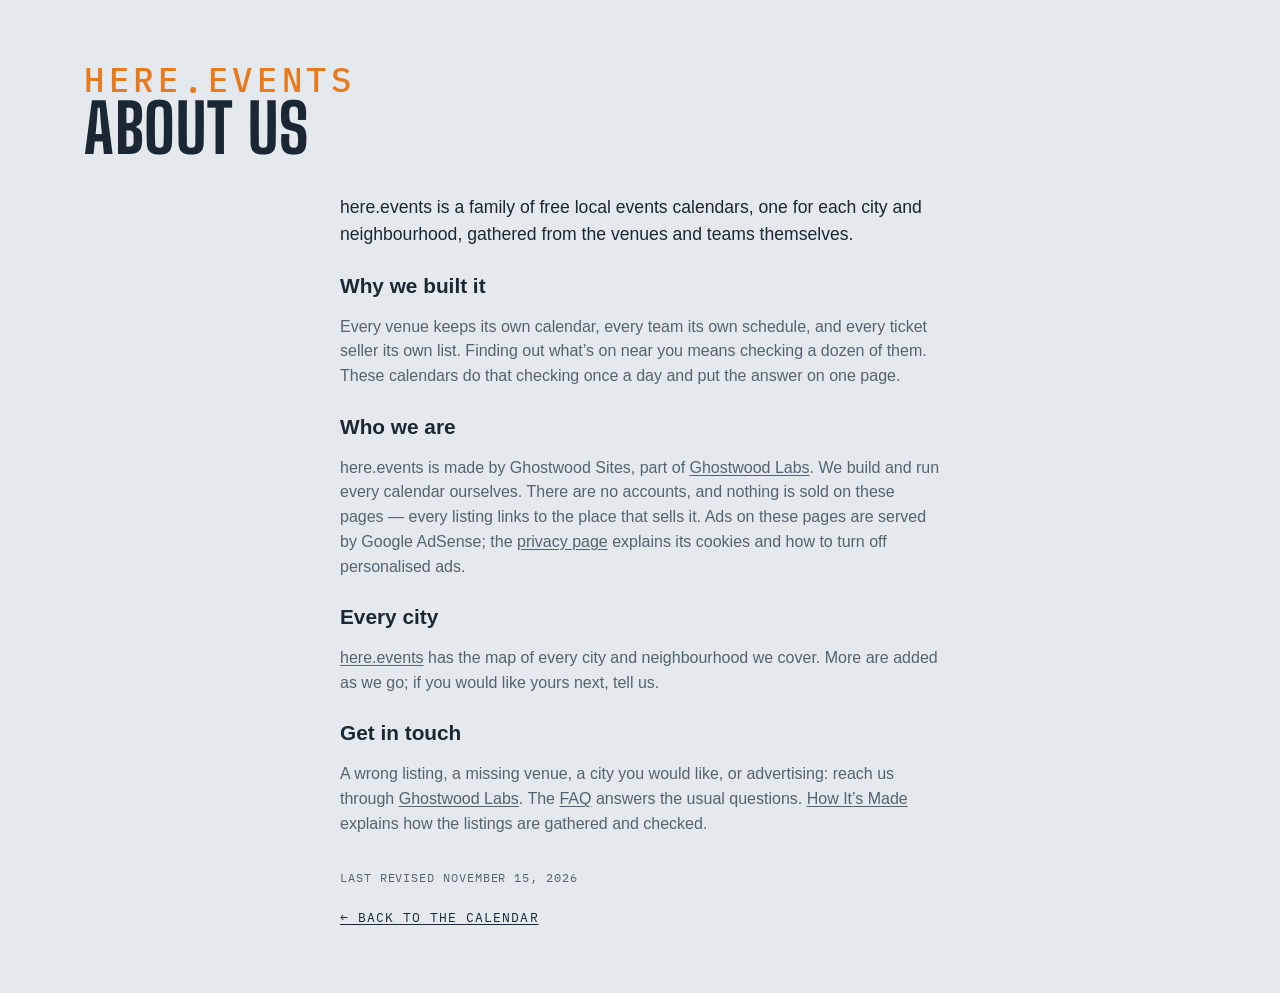
<file: site/about.html>
<!DOCTYPE html>
<html lang="en">
<head>
<meta charset="utf-8">
<meta name="viewport" content="width=device-width, initial-scale=1, viewport-fit=cover">
<meta name="theme-color" media="(prefers-color-scheme: light)" content="#edf1f4">
<meta name="theme-color" media="(prefers-color-scheme: dark)" content="#141a20">
<script>
  try {
    var t = localStorage.getItem('lqa-theme');
    var PHONE = '(max-width: 640px), (pointer: coarse) and (max-height: 500px)';
    if ((t === 'light' || t === 'dark') && !matchMedia(PHONE).matches) document.documentElement.dataset.theme = t;
  } catch (e) { /* no storage — system it is */ }
</script>
<title>About Us — here.events</title>
<meta name="description" content="About here.events: free local events calendars for each city and neighbourhood, gathered from the venues and teams themselves.">
<link rel="canonical" href="https://seattle.here.events/about.html">
<link rel="icon" href="favicon.svg" type="image/svg+xml">
<link rel="preconnect" href="https://fonts.googleapis.com">
<link rel="preconnect" href="https://fonts.gstatic.com" crossorigin>
<link href="https://fonts.googleapis.com/css2?family=Big+Shoulders:opsz,wght@10..72,500;10..72,700&family=IBM+Plex+Mono:wght@400;500&display=swap" rel="stylesheet">
<link rel="stylesheet" href="styles.css?v=__V__">
<script src="city.js?v=__V__"></script>
</head>
<body>

<!-- the Ghostwood Labs mark, drawn once; the masthead and the footer <use> it -->
<svg width="0" height="0" style="position:absolute" aria-hidden="true">
  <symbol id="gw-mark" viewBox="0 0 576 576">
    <g fill="none" stroke="currentColor" stroke-width="24" stroke-linecap="round" stroke-linejoin="round">
      <path d="M300.19 51.03A26 26 0 0 1 275.81 51.03L235.63 29.71A26 26 0 0 0 210.57 30.08L103.63 91.02A26 26 0 0 0 90.5 113.61L90.5 161.4A26 26 0 0 1 77.38 183.98L39.62 205.52A26 26 0 0 0 26.5 228.1L26.5 347.9A26 26 0 0 0 39.62 370.48L77.38 392.02A26 26 0 0 1 90.5 414.6L90.5 462.39A26 26 0 0 0 103.63 484.98L210.57 545.92A26 26 0 0 0 235.63 546.29L275.81 524.97A26 26 0 0 1 300.19 524.97L340.37 546.29A26 26 0 0 0 365.43 545.92L472.37 484.98A26 26 0 0 0 485.5 462.39L485.5 414.6A26 26 0 0 1 498.62 392.02L536.38 370.48A26 26 0 0 0 549.5 347.9L549.5 228.1A26 26 0 0 0 536.38 205.52L498.62 183.98A26 26 0 0 1 485.5 161.4L485.5 113.61A26 26 0 0 0 472.37 91.02L365.43 30.08A26 26 0 0 0 340.37 29.71L300.19 51.03Z"/>
      <path d="M288 57.5L288 177.5"/>
      <path d="M288 518.5L288 403.5"/>
      <path d="M90.5 176.5L144.63 204.58A26 26 0 0 0 169.19 204.26L209.58 181.92A26 26 0 0 0 223 159.17L223 101.5L158.5 137.5"/>
      <path d="M485.5 176.5L431.37 204.58A26 26 0 0 1 406.81 204.26L366.42 181.92A26 26 0 0 1 353 159.17L353 101.5L417.5 137.5"/>
      <path d="M157 211L157 287.5"/>
      <path d="M419 211L419 287.5"/>
      <path d="M90.5 399.5L144.63 371.42A26 26 0 0 1 169.19 371.74L209.58 394.08A26 26 0 0 1 223 416.83L223 474.5L158.5 438.5"/>
      <path d="M485.5 399.5L431.37 371.42A26 26 0 0 0 406.81 371.74L366.42 394.08A26 26 0 0 0 353 416.83L353 474.5L417.5 438.5"/>
      <path d="M26.5 288L92 325.5L92 250.5"/>
      <path d="M549.5 288L484 325.5L484 250.5"/>
    </g>
  </symbol>
</svg>

<!-- About us (Steve, 2026-10-29: "Create an about us section just to the left of FAQ, make it work
     the same"): one shared page for every city, word for word, like the FAQ. Styled by .ad-page. -->
<header class="masthead">
  <div class="masthead-text">
    <p class="eyebrow">here.events</p>
    <h1>About Us</h1>
  </div>
</header>
<main class="ad-page about-page">
  <p class="ad-lead">here.events is a family of free local events calendars, one for each city and neighbourhood, gathered from the venues and teams themselves.</p>

  <h2>Why we built it</h2>
  <p>Every venue keeps its own calendar, every team its own schedule, and every ticket seller its own list. Finding out what’s on near you means checking a dozen of them. These calendars do that checking once a day and put the answer on one page.</p>

  <h2>Who we are</h2>
  <p>here.events is made by Ghostwood Sites, part of <a href="https://ghostwoodlabs.com/" rel="noopener">Ghostwood Labs</a>. We build and run every calendar ourselves. There are no accounts, and nothing is sold on these pages — every listing links to the place that sells it. Ads on these pages are served by Google AdSense; the <a href="https://here.events/privacy/">privacy page</a> explains its cookies and how to turn off personalised ads.</p>

  <h2>Every city</h2>
  <p><a href="https://here.events/">here.events</a> has the map of every city and neighbourhood we cover. More are added as we go; if you would like yours next, tell us.</p>

  <h2>Get in touch</h2>
  <p>A wrong listing, a missing venue, a city you would like, or advertising: reach us through <a href="https://ghostwoodlabs.com/" rel="noopener">Ghostwood Labs</a>. The <a href="faq.html">FAQ</a> answers the usual questions. <a href="how.html">How It’s Made</a> explains how the listings are gathered and checked.</p>

  <p class="ad-revised">Last revised <time datetime="2026-11-15">November 15, 2026</time></p>
  <a class="ad-back" href="./">← Back to the calendar</a>
</main>
</body>
</html>
</file>
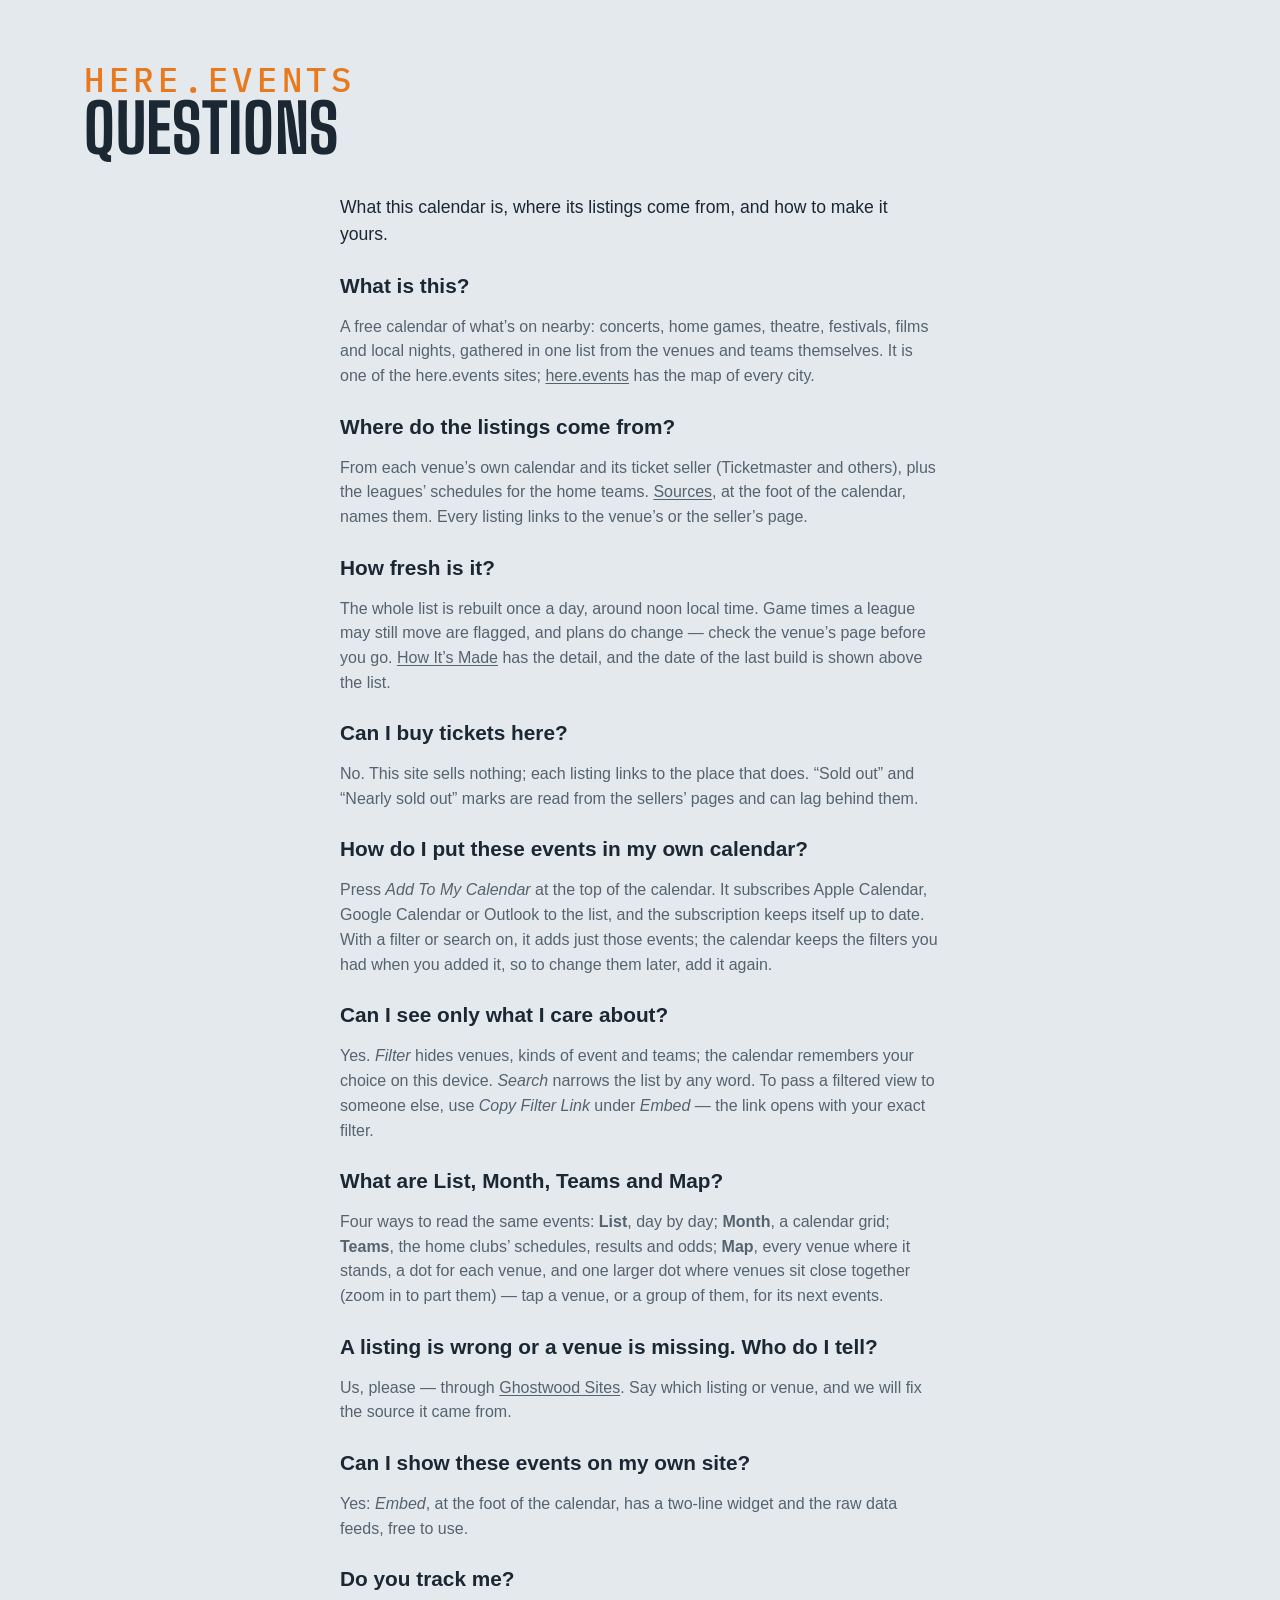
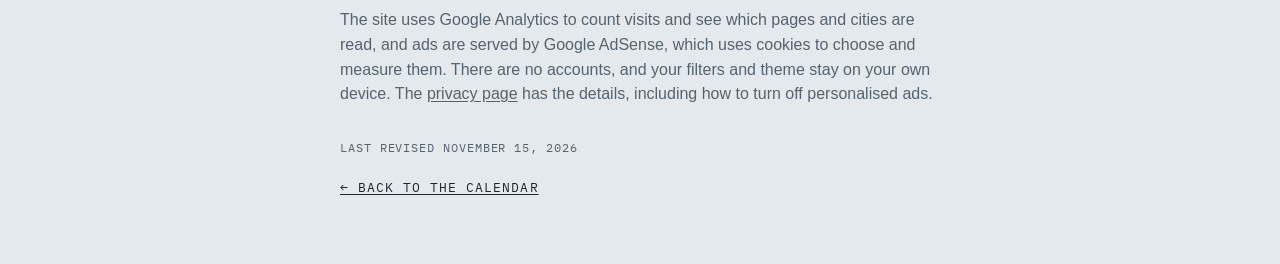
<file: site/faq.html>
<!DOCTYPE html>
<html lang="en">
<head>
<meta charset="utf-8">
<meta name="viewport" content="width=device-width, initial-scale=1, viewport-fit=cover">
<meta name="theme-color" media="(prefers-color-scheme: light)" content="#edf1f4">
<meta name="theme-color" media="(prefers-color-scheme: dark)" content="#141a20">
<script>
  try {
    var t = localStorage.getItem('lqa-theme');
    var PHONE = '(max-width: 640px), (pointer: coarse) and (max-height: 500px)';
    if ((t === 'light' || t === 'dark') && !matchMedia(PHONE).matches) document.documentElement.dataset.theme = t;
  } catch (e) { /* no storage — system it is */ }
</script>
<title>Questions — here.events</title>
<meta name="description" content="Questions about this events calendar: where the listings come from, how fresh they are, and how to put them in your own calendar.">
<link rel="canonical" href="https://seattle.here.events/faq.html">
<link rel="icon" href="favicon.svg" type="image/svg+xml">
<link rel="preconnect" href="https://fonts.googleapis.com">
<link rel="preconnect" href="https://fonts.gstatic.com" crossorigin>
<link href="https://fonts.googleapis.com/css2?family=Big+Shoulders:opsz,wght@10..72,500;10..72,700&family=IBM+Plex+Mono:wght@400;500&display=swap" rel="stylesheet">
<link rel="stylesheet" href="styles.css?v=__V__">
<script src="city.js?v=__V__"></script>
</head>
<body>

<!-- the Ghostwood Labs mark, drawn once; the masthead and the footer <use> it -->
<svg width="0" height="0" style="position:absolute" aria-hidden="true">
  <symbol id="gw-mark" viewBox="0 0 576 576">
    <g fill="none" stroke="currentColor" stroke-width="24" stroke-linecap="round" stroke-linejoin="round">
      <path d="M300.19 51.03A26 26 0 0 1 275.81 51.03L235.63 29.71A26 26 0 0 0 210.57 30.08L103.63 91.02A26 26 0 0 0 90.5 113.61L90.5 161.4A26 26 0 0 1 77.38 183.98L39.62 205.52A26 26 0 0 0 26.5 228.1L26.5 347.9A26 26 0 0 0 39.62 370.48L77.38 392.02A26 26 0 0 1 90.5 414.6L90.5 462.39A26 26 0 0 0 103.63 484.98L210.57 545.92A26 26 0 0 0 235.63 546.29L275.81 524.97A26 26 0 0 1 300.19 524.97L340.37 546.29A26 26 0 0 0 365.43 545.92L472.37 484.98A26 26 0 0 0 485.5 462.39L485.5 414.6A26 26 0 0 1 498.62 392.02L536.38 370.48A26 26 0 0 0 549.5 347.9L549.5 228.1A26 26 0 0 0 536.38 205.52L498.62 183.98A26 26 0 0 1 485.5 161.4L485.5 113.61A26 26 0 0 0 472.37 91.02L365.43 30.08A26 26 0 0 0 340.37 29.71L300.19 51.03Z"/>
      <path d="M288 57.5L288 177.5"/>
      <path d="M288 518.5L288 403.5"/>
      <path d="M90.5 176.5L144.63 204.58A26 26 0 0 0 169.19 204.26L209.58 181.92A26 26 0 0 0 223 159.17L223 101.5L158.5 137.5"/>
      <path d="M485.5 176.5L431.37 204.58A26 26 0 0 1 406.81 204.26L366.42 181.92A26 26 0 0 1 353 159.17L353 101.5L417.5 137.5"/>
      <path d="M157 211L157 287.5"/>
      <path d="M419 211L419 287.5"/>
      <path d="M90.5 399.5L144.63 371.42A26 26 0 0 1 169.19 371.74L209.58 394.08A26 26 0 0 1 223 416.83L223 474.5L158.5 438.5"/>
      <path d="M485.5 399.5L431.37 371.42A26 26 0 0 0 406.81 371.74L366.42 394.08A26 26 0 0 0 353 416.83L353 474.5L417.5 438.5"/>
      <path d="M26.5 288L92 325.5L92 250.5"/>
      <path d="M549.5 288L484 325.5L484 250.5"/>
    </g>
  </symbol>
</svg>

<!-- The FAQ (Steve, 2026-10-28, queued "creating a FAQ page"): one shared page for
     every city, word for word, "here.events" over the heading on every site (Steve,
     2026-10-29: "FAQ doesn't need the city/neighboorhood"). Styled by .ad-page in styles.css, like Advertise. -->
<header class="masthead">
  <div class="masthead-text">
    <p class="eyebrow">here.events</p>
    <h1>Questions</h1>
  </div>
</header>
<main class="ad-page faq-page">
  <p class="ad-lead">What this calendar is, where its listings come from, and how to make it yours.</p>

  <h2>What is this?</h2>
  <p>A free calendar of what’s on nearby: concerts, home games, theatre, festivals, films and local nights, gathered in one list from the venues and teams themselves. It is one of the here.events sites; <a href="https://here.events/">here.events</a> has the map of every city.</p>

  <h2>Where do the listings come from?</h2>
  <p>From each venue’s own calendar and its ticket seller (Ticketmaster and others), plus the leagues’ schedules for the home teams. <a href="sources.html">Sources</a>, at the foot of the calendar, names them. Every listing links to the venue’s or the seller’s page.</p>

  <h2>How fresh is it?</h2>
  <p>The whole list is rebuilt once a day, around noon local time. Game times a league may still move are flagged, and plans do change — check the venue’s page before you go. <a href="how.html">How It’s Made</a> has the detail, and the date of the last build is shown above the list.</p>

  <h2>Can I buy tickets here?</h2>
  <p>No. This site sells nothing; each listing links to the place that does. “Sold out” and “Nearly sold out” marks are read from the sellers’ pages and can lag behind them.</p>

  <h2>How do I put these events in my own calendar?</h2>
  <p>Press <em>Add To My Calendar</em> at the top of the calendar. It subscribes Apple Calendar, Google Calendar or Outlook to the list, and the subscription keeps itself up to date. With a filter or search on, it adds just those events; the calendar keeps the filters you had when you added it, so to change them later, add it again.</p>

  <h2>Can I see only what I care about?</h2>
  <p>Yes. <em>Filter</em> hides venues, kinds of event and teams; the calendar remembers your choice on this device. <em>Search</em> narrows the list by any word. To pass a filtered view to someone else, use <em>Copy Filter Link</em> under <em>Embed</em> — the link opens with your exact filter.</p>

  <h2>What are List, Month, Teams and Map?</h2>
  <p>Four ways to read the same events: <strong>List</strong>, day by day; <strong>Month</strong>, a calendar grid; <strong>Teams</strong>, the home clubs’ schedules, results and odds; <strong>Map</strong>, every venue where it stands, a dot for each venue, and one larger dot where venues sit close together (zoom in to part them) — tap a venue, or a group of them, for its next events.</p>

  <h2>A listing is wrong or a venue is missing. Who do I tell?</h2>
  <p>Us, please — through <a href="https://ghostwoodlabs.com/" rel="noopener">Ghostwood Sites</a>. Say which listing or venue, and we will fix the source it came from.</p>

  <h2>Can I show these events on my own site?</h2>
  <p>Yes: <em>Embed</em>, at the foot of the calendar, has a two-line widget and the raw data feeds, free to use.</p>

  <h2>Do you track me?</h2>
  <p>The site uses Google Analytics to count visits and see which pages and cities are read, and ads are served by Google AdSense, which uses cookies to choose and measure them. There are no accounts, and your filters and theme stay on your own device. The <a href="https://here.events/privacy/">privacy page</a> has the details, including how to turn off personalised ads.</p>

  <p class="ad-revised">Last revised <time datetime="2026-11-15">November 15, 2026</time></p>
  <a class="ad-back" href="./">← Back to the calendar</a>
</main>
</body>
</html>
</file>
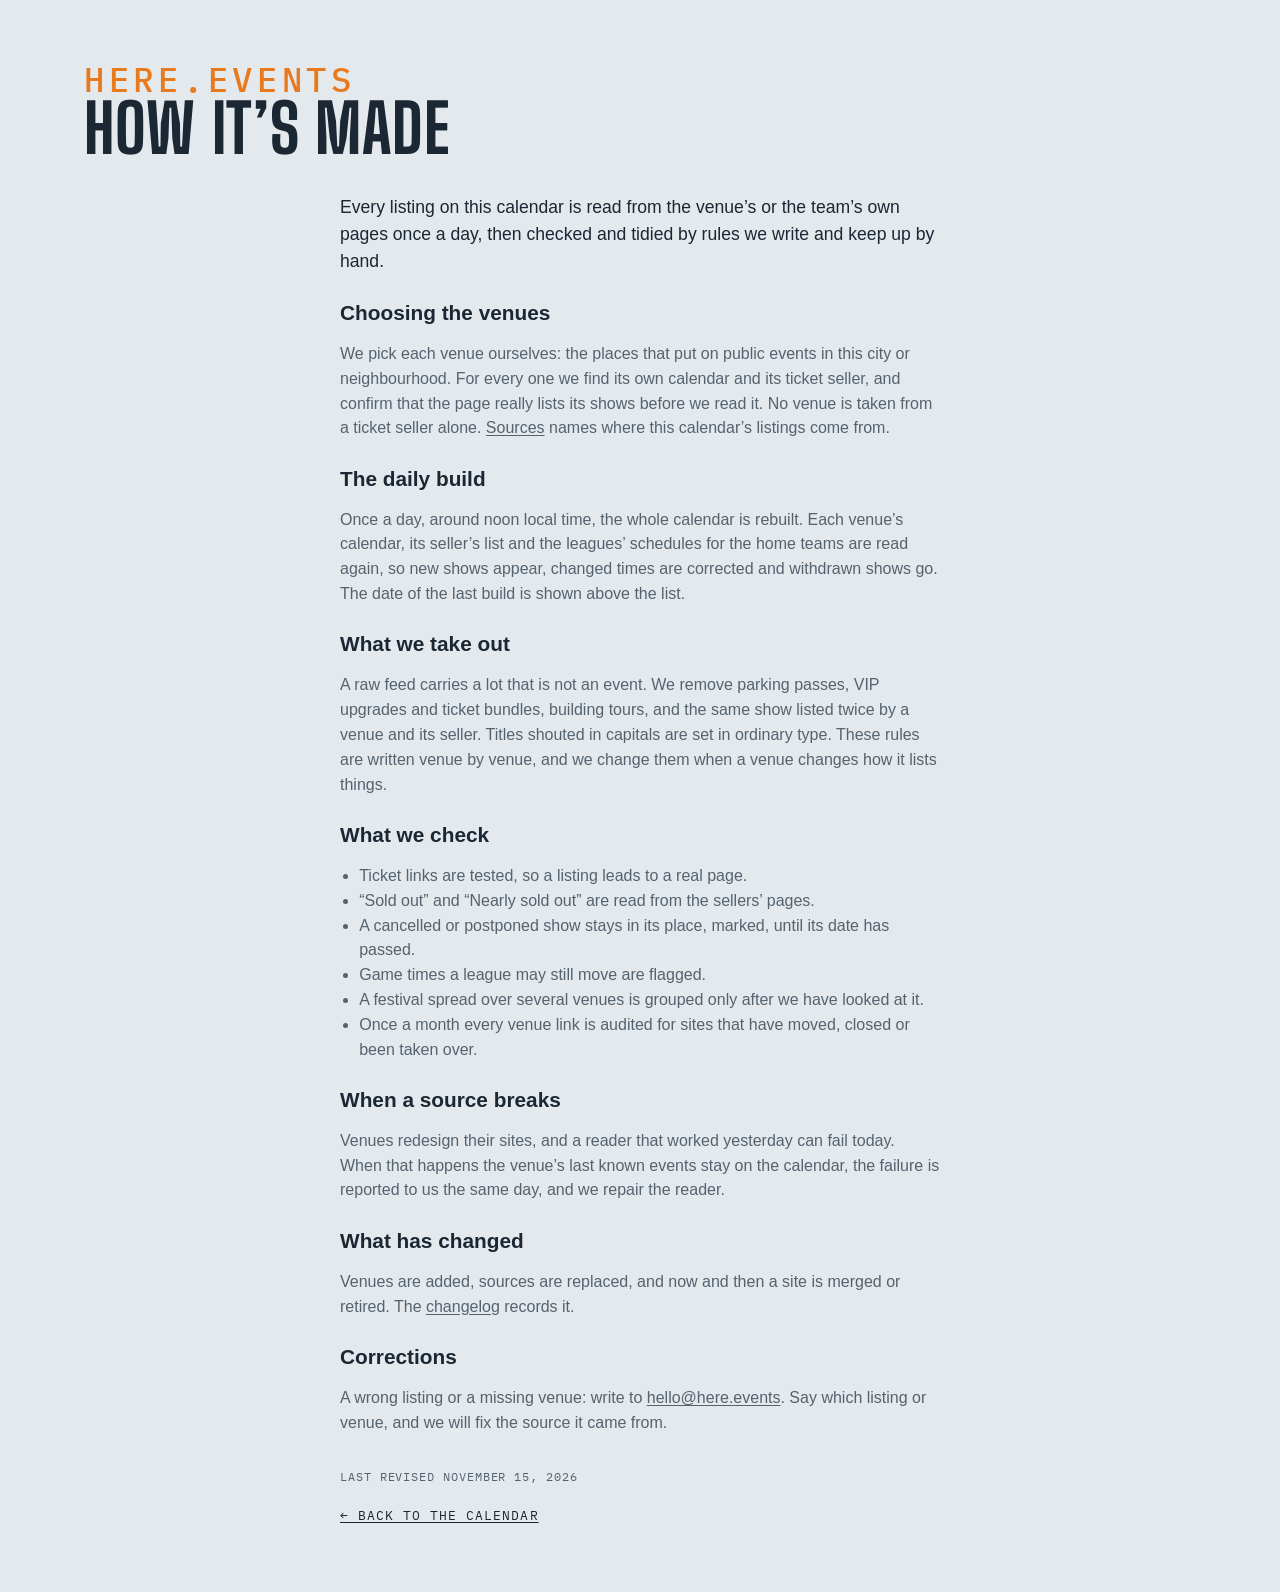
<file: site/how.html>
<!DOCTYPE html>
<html lang="en">
<head>
<meta charset="utf-8">
<meta name="viewport" content="width=device-width, initial-scale=1, viewport-fit=cover">
<meta name="theme-color" media="(prefers-color-scheme: light)" content="#edf1f4">
<meta name="theme-color" media="(prefers-color-scheme: dark)" content="#141a20">
<script>
  try {
    var t = localStorage.getItem('lqa-theme');
    var PHONE = '(max-width: 640px), (pointer: coarse) and (max-height: 500px)';
    if ((t === 'light' || t === 'dark') && !matchMedia(PHONE).matches) document.documentElement.dataset.theme = t;
  } catch (e) {}
</script>
<title>How This Calendar Is Made — here.events</title>
<meta name="description" content="How the here.events calendars are made: which venues are chosen, what is read each day, what is taken out by hand, and what is checked before a listing is published.">
<link rel="canonical" href="https://seattle.here.events/how.html">
<link rel="icon" href="favicon.svg" type="image/svg+xml">
<link rel="preconnect" href="https://fonts.googleapis.com">
<link rel="preconnect" href="https://fonts.gstatic.com" crossorigin>
<link href="https://fonts.googleapis.com/css2?family=Big+Shoulders:opsz,wght@10..72,500;10..72,700&family=IBM+Plex+Mono:wght@400;500&display=swap" rel="stylesheet">
<link rel="stylesheet" href="styles.css?v=__V__">
<script src="city.js?v=__V__"></script>
</head>
<body>

<svg width="0" height="0" style="position:absolute" aria-hidden="true">
  <symbol id="gw-mark" viewBox="0 0 576 576">
    <g fill="none" stroke="currentColor" stroke-width="24" stroke-linecap="round" stroke-linejoin="round">
      <path d="M300.19 51.03A26 26 0 0 1 275.81 51.03L235.63 29.71A26 26 0 0 0 210.57 30.08L103.63 91.02A26 26 0 0 0 90.5 113.61L90.5 161.4A26 26 0 0 1 77.38 183.98L39.62 205.52A26 26 0 0 0 26.5 228.1L26.5 347.9A26 26 0 0 0 39.62 370.48L77.38 392.02A26 26 0 0 1 90.5 414.6L90.5 462.39A26 26 0 0 0 103.63 484.98L210.57 545.92A26 26 0 0 0 235.63 546.29L275.81 524.97A26 26 0 0 1 300.19 524.97L340.37 546.29A26 26 0 0 0 365.43 545.92L472.37 484.98A26 26 0 0 0 485.5 462.39L485.5 414.6A26 26 0 0 1 498.62 392.02L536.38 370.48A26 26 0 0 0 549.5 347.9L549.5 228.1A26 26 0 0 0 536.38 205.52L498.62 183.98A26 26 0 0 1 485.5 161.4L485.5 113.61A26 26 0 0 0 472.37 91.02L365.43 30.08A26 26 0 0 0 340.37 29.71L300.19 51.03Z"/>
      <path d="M288 57.5L288 177.5"/>
      <path d="M288 518.5L288 403.5"/>
      <path d="M90.5 176.5L144.63 204.58A26 26 0 0 0 169.19 204.26L209.58 181.92A26 26 0 0 0 223 159.17L223 101.5L158.5 137.5"/>
      <path d="M485.5 176.5L431.37 204.58A26 26 0 0 1 406.81 204.26L366.42 181.92A26 26 0 0 1 353 159.17L353 101.5L417.5 137.5"/>
      <path d="M157 211L157 287.5"/>
      <path d="M419 211L419 287.5"/>
      <path d="M90.5 399.5L144.63 371.42A26 26 0 0 1 169.19 371.74L209.58 394.08A26 26 0 0 1 223 416.83L223 474.5L158.5 438.5"/>
      <path d="M485.5 399.5L431.37 371.42A26 26 0 0 0 406.81 371.74L366.42 394.08A26 26 0 0 0 353 416.83L353 474.5L417.5 438.5"/>
      <path d="M26.5 288L92 325.5L92 250.5"/>
      <path d="M549.5 288L484 325.5L484 250.5"/>
    </g>
  </symbol>
</svg>

<header class="masthead">
  <div class="masthead-text">
    <p class="eyebrow">here.events</p>
    <h1>How It’s Made</h1>
  </div>
</header>
<main class="ad-page how-page">
  <p class="ad-lead">Every listing on this calendar is read from the venue’s or the team’s own pages once a day, then checked and tidied by rules we write and keep up by hand.</p>

  <h2>Choosing the venues</h2>
  <p>We pick each venue ourselves: the places that put on public events in this city or neighbourhood. For every one we find its own calendar and its ticket seller, and confirm that the page really lists its shows before we read it. No venue is taken from a ticket seller alone. <a href="sources.html">Sources</a> names where this calendar’s listings come from.</p>

  <h2>The daily build</h2>
  <p>Once a day, around noon local time, the whole calendar is rebuilt. Each venue’s calendar, its seller’s list and the leagues’ schedules for the home teams are read again, so new shows appear, changed times are corrected and withdrawn shows go. The date of the last build is shown above the list.</p>

  <h2>What we take out</h2>
  <p>A raw feed carries a lot that is not an event. We remove parking passes, VIP upgrades and ticket bundles, building tours, and the same show listed twice by a venue and its seller. Titles shouted in capitals are set in ordinary type. These rules are written venue by venue, and we change them when a venue changes how it lists things.</p>

  <h2>What we check</h2>
  <ul>
    <li>Ticket links are tested, so a listing leads to a real page.</li>
    <li>“Sold out” and “Nearly sold out” are read from the sellers’ pages.</li>
    <li>A cancelled or postponed show stays in its place, marked, until its date has passed.</li>
    <li>Game times a league may still move are flagged.</li>
    <li>A festival spread over several venues is grouped only after we have looked at it.</li>
    <li>Once a month every venue link is audited for sites that have moved, closed or been taken over.</li>
  </ul>

  <h2>When a source breaks</h2>
  <p>Venues redesign their sites, and a reader that worked yesterday can fail today. When that happens the venue’s last known events stay on the calendar, the failure is reported to us the same day, and we repair the reader.</p>

  <h2>What has changed</h2>
  <p>Venues are added, sources are replaced, and now and then a site is merged or retired. The <a href="https://here.events/changelog/">changelog</a> records it.</p>

  <h2>Corrections</h2>
  <p>A wrong listing or a missing venue: write to <a href="mailto:hello@here.events">hello@here.events</a>. Say which listing or venue, and we will fix the source it came from.</p>

  <p class="ad-revised">Last revised <time datetime="2026-11-15">November 15, 2026</time></p>
  <a class="ad-back" href="./">← Back to the calendar</a>
</main>
</body>
</html>
</file>
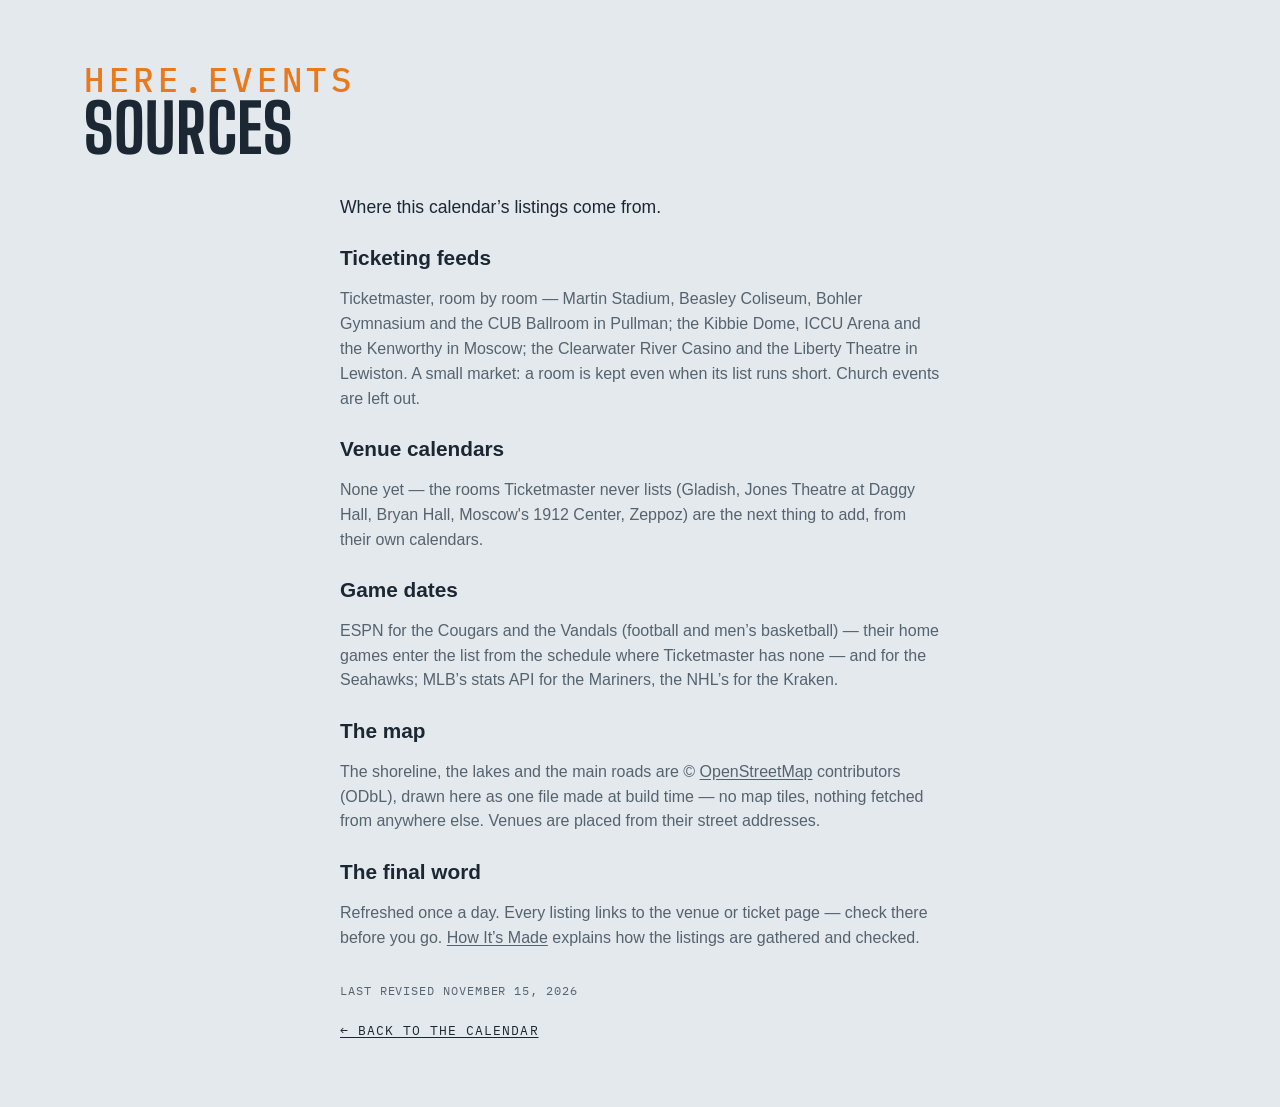
<file: site/sources.html>
<!DOCTYPE html>
<html lang="en">
<head>
<meta charset="utf-8">
<meta name="viewport" content="width=device-width, initial-scale=1, viewport-fit=cover">
<meta name="theme-color" media="(prefers-color-scheme: light)" content="#edf1f4">
<meta name="theme-color" media="(prefers-color-scheme: dark)" content="#141a20">
<script>
  try {
    var t = localStorage.getItem('lqa-theme');
    var PHONE = '(max-width: 640px), (pointer: coarse) and (max-height: 500px)';
    if ((t === 'light' || t === 'dark') && !matchMedia(PHONE).matches) document.documentElement.dataset.theme = t;
  } catch (e) { /* no storage — system it is */ }
</script>
<title>Sources — here.events</title>
<meta name="description" content="Where this events calendar’s listings come from: the ticket sellers, the venues’ own calendars and the leagues’ schedules.">
<link rel="icon" href="favicon.svg" type="image/svg+xml">
<link rel="preconnect" href="https://fonts.googleapis.com">
<link rel="preconnect" href="https://fonts.gstatic.com" crossorigin>
<link href="https://fonts.googleapis.com/css2?family=Big+Shoulders:opsz,wght@10..72,500;10..72,700&family=IBM+Plex+Mono:wght@400;500&display=swap" rel="stylesheet">
<link rel="stylesheet" href="styles.css?v=__V__">
<script src="city.js?v=__V__"></script>
</head>
<body>

<!-- the Ghostwood Labs mark, drawn once; the masthead and the footer <use> it -->
<svg width="0" height="0" style="position:absolute" aria-hidden="true">
  <symbol id="gw-mark" viewBox="0 0 576 576">
    <g fill="none" stroke="currentColor" stroke-width="24" stroke-linecap="round" stroke-linejoin="round">
      <path d="M300.19 51.03A26 26 0 0 1 275.81 51.03L235.63 29.71A26 26 0 0 0 210.57 30.08L103.63 91.02A26 26 0 0 0 90.5 113.61L90.5 161.4A26 26 0 0 1 77.38 183.98L39.62 205.52A26 26 0 0 0 26.5 228.1L26.5 347.9A26 26 0 0 0 39.62 370.48L77.38 392.02A26 26 0 0 1 90.5 414.6L90.5 462.39A26 26 0 0 0 103.63 484.98L210.57 545.92A26 26 0 0 0 235.63 546.29L275.81 524.97A26 26 0 0 1 300.19 524.97L340.37 546.29A26 26 0 0 0 365.43 545.92L472.37 484.98A26 26 0 0 0 485.5 462.39L485.5 414.6A26 26 0 0 1 498.62 392.02L536.38 370.48A26 26 0 0 0 549.5 347.9L549.5 228.1A26 26 0 0 0 536.38 205.52L498.62 183.98A26 26 0 0 1 485.5 161.4L485.5 113.61A26 26 0 0 0 472.37 91.02L365.43 30.08A26 26 0 0 0 340.37 29.71L300.19 51.03Z"/>
      <path d="M288 57.5L288 177.5"/>
      <path d="M288 518.5L288 403.5"/>
      <path d="M90.5 176.5L144.63 204.58A26 26 0 0 0 169.19 204.26L209.58 181.92A26 26 0 0 0 223 159.17L223 101.5L158.5 137.5"/>
      <path d="M485.5 176.5L431.37 204.58A26 26 0 0 1 406.81 204.26L366.42 181.92A26 26 0 0 1 353 159.17L353 101.5L417.5 137.5"/>
      <path d="M157 211L157 287.5"/>
      <path d="M419 211L419 287.5"/>
      <path d="M90.5 399.5L144.63 371.42A26 26 0 0 1 169.19 371.74L209.58 394.08A26 26 0 0 1 223 416.83L223 474.5L158.5 438.5"/>
      <path d="M485.5 399.5L431.37 371.42A26 26 0 0 0 406.81 371.74L366.42 394.08A26 26 0 0 0 353 416.83L353 474.5L417.5 438.5"/>
      <path d="M26.5 288L92 325.5L92 250.5"/>
      <path d="M549.5 288L484 325.5L484 250.5"/>
    </g>
  </symbol>
</svg>

<!-- The sources (Steve, 2026-10-29: "make it work like FAQ"): moved here from the footer's
     floating panel. "here.events" over the heading like the FAQ, but the text below is this
     city's own — each city keeps its own sources.html. Styled by .ad-page in styles.css. -->
<header class="masthead">
  <div class="masthead-text">
    <p class="eyebrow">here.events</p>
    <h1>Sources</h1>
  </div>
</header>
<main class="ad-page sources-page">
  <p class="ad-lead">Where this calendar’s listings come from.</p>

  <h2>Ticketing feeds</h2>
  <p>Ticketmaster, room by room — Martin Stadium, Beasley Coliseum, Bohler Gymnasium and the CUB Ballroom in Pullman; the Kibbie Dome, ICCU Arena and the Kenworthy in Moscow; the Clearwater River Casino and the Liberty Theatre in Lewiston. A small market: a room is kept even when its list runs short. Church events are left out.</p>

  <h2>Venue calendars</h2>
  <p>None yet — the rooms Ticketmaster never lists (Gladish, Jones Theatre at Daggy Hall, Bryan Hall, Moscow's 1912 Center, Zeppoz) are the next thing to add, from their own calendars.</p>

  <h2>Game dates</h2>
  <p>ESPN for the Cougars and the Vandals (football and men’s basketball) — their home games enter the list from the schedule where Ticketmaster has none — and for the Seahawks; MLB’s stats API for the Mariners, the NHL’s for the Kraken.</p>

  <h2>The map</h2>
  <p>The shoreline, the lakes and the main roads are © <a href="https://www.openstreetmap.org/copyright" target="_blank" rel="noopener">OpenStreetMap</a> contributors (ODbL), drawn here as one file made at build time — no map tiles, nothing fetched from anywhere else. Venues are placed from their street addresses.</p>

  <h2>The final word</h2>
  <p>Refreshed once a day. Every listing links to the venue or ticket page — check there before you go. <a href="how.html">How It’s Made</a> explains how the listings are gathered and checked.</p>

  <p class="ad-revised">Last revised <time datetime="2026-11-15">November 15, 2026</time></p>
  <a class="ad-back" href="./">← Back to the calendar</a>
</main>
</body>
</html>
</file>
<file: site/styles.css>
/* Lower Queen Anne Events — overcast-sky palette, marquee display type. */

:root {
  --sky: #e4e9ed;        /* overcast paper (a step down from #edf1f4, Steve 2026-10-12: "a little less glaring") */
  --mist: #f7f9fb;       /* card surface (was pure white) */
  --ink: #1b2733;        /* Puget ink */
  --ink-soft: #55636f;
  --ink-bright: #1b2733; /* the logo: pure white in the dark palette, ink here */
  --line: #c3ccd4;
  --gold: #e8791d;       /* Space Needle "Galaxy Gold" */
  --gold-soft: #fbe9d8;
  /* Color coding is muted (a step back from the pure primaries) and each
     group keeps to its own family so a dot or stripe reads as what it is:
     venues are cool (blue → violet → teal), event types are warm (yellow →
     orange → red → pink). */
  /* venue hues (chips, grid ticks, agenda tags): a sweep from teal through
     blue and violet to magenta, neighbors alternating light and dark */
  /* all three families sit a step back from the pure primaries: the same
     hues, less glare, so the stripes and ticks read after the titles */
  --v-martin: #9e2e2e; --v-beasley: #2e9e4f; --v-bohler: #6f2e9e; --v-cub: #9e902e; --v-kibbie: #2e8b9e; /* Pullman: nine rooms on the golden-angle wheel, hsl(h .55 .40) — Martin Stadium first at 0° */
  --v-iccu: #9e2e6b; --v-kenworthy: #4a9e2e; --v-crcasino: #332e9e; --v-liberty: #9e532e;
  --venue-text: 72%;     /* how much of the venue hue the card's venue label keeps (light mode) */
  --tint: 26%;           /* the venue wash behind a series card (light mode; 13% in the dark palette) */
  --row-a: #f3f6f8; --row-b: #d6dde3; /* the list's rows alternate light and dark grey; only a series keeps its venue's hue (Steve, 2026-10-20) */
  /* event-type hues (calendar ticks, agenda right edge): concerts salmon and
     arts crimson keep clear of the brand orange; movies slate = "quiet" */
  --t-concert: #d9664f;
  --t-sports: #d4b106;
  --t-arts: #b8303f;
  --t-movie: #7a8a99;
  --t-community: #d63f9c;
  --t-expo: #2a9d8f;      /* conventions & expos: turquoise, the one hue the types didn't use */
  --t-bar: #c28a12;       /* bar nights: amber, an ale between the sports yellow and concert salmon */
  --alert: #e02b26;       /* cancelled / postponed notes: plain bright red */
  --barh-base: 3.4rem;   /* the pinned filter bar's height (chips 2.25rem + padding) */
  --titleh: 1.7rem;      /* the bar's title line (1.2rem + .5rem gap), added while scrolled */
  --barh: var(--barh-base); /* what the sticky things below the bar offset by */
  --rule: color-mix(in srgb, var(--line), var(--ink-soft)); /* list dividers: a step brighter than --line */
  /* the scorebug (the live game block, .tf-bug): a light panel in this theme, the broadcast's charcoal in the dark one (Steve, 2026-10-12: the charcoal panel on the light card looked bad) */
  --bug-bg: #f9fafb; --bug-frame: #c9d2da; --bug-ink: #1b2733; --bug-soft: #55636f; --bug-dim: #7c8894; --bug-rowline: #d5dce3; --bug-off: #b3bcc5; --bug-muted: #6b7784; --bug-score-bg: #ffffff; --bug-shadow: rgba(15, 25, 35, .10); --bug-redzone: #c8261f;
  --bug-bw: 1px; --frame: var(--line); --frame-w: 1px; /* the game block's frame and the bug's rules: hairlines in the card's line colour here, the 2px broadcast frame in the dark theme (Steve, 2026-10-12: "soften … the borders in general") */
  --cell-mix: 22%; --cell-ink: var(--ink); --cell-bar: 4px; --cell-shadow: none; /* the bug's team cells: a wash of the club colour with a bar of it at the left and ink type, instead of the solid cell ("soften the colors here") */
  --tick-mix: var(--ink); --tick-pct: 65%; /* the refresh countdown ring: the club's colour mixed toward ink here, toward white on the dark ground (the mix itself is written in the .tf-refresh rule: a token holding var(--team-2) would resolve here on :root, where no club colour exists, and come out empty) */
  --dot: color-mix(in srgb, var(--ink-soft) 40%, transparent); /* the dotted underline under the watch strip's links */
  --display: "Big Shoulders", "Arial Narrow", sans-serif;
  --body: -apple-system, BlinkMacSystemFont, "Segoe UI", "Helvetica Neue", sans-serif;
  --mono: "IBM Plex Mono", ui-monospace, Menlo, monospace;
}
/* Dark palette. Applies when the system prefers dark and the visitor hasn't
   picked Light, or whenever they've picked Dark (the toggle sets
   data-theme on <html>; "system" leaves it unset). The two blocks must
   stay identical — CSS has no way to give one ruleset two unrelated
   conditions. */
@media (prefers-color-scheme: dark) {
  :root:not([data-theme="light"]) {
    color-scheme: dark;
    --sky: #141a20; --mist: #1d252e; --ink: #e8edf1; --ink-soft: #9aa7b2; --ink-bright: #ffffff;
    --line: #333f4a; --gold: #f08a33; --gold-soft: #3a2a1a;
    --v-martin: #ea8686; --v-beasley: #86eaa3; --v-bohler: #c086ea; --v-cub: #eadd86; --v-kibbie: #86d9ea; /* the same hues lifted for dark: hsl(h .70 .72) */
    --v-iccu: #ea86bc; --v-kenworthy: #9fea86; --v-crcasino: #8a86ea; --v-liberty: #eaa786;
    --venue-text: 100%; --tint: 13%;
    --row-a: #1e252c; --row-b: #2c343c;
    --t-concert: #f0806a; --t-sports: #f2d21b; --t-arts: #d63a4f;
    --t-movie: #8b9db0; --t-community: #e660a8; --t-expo: #4fd1c5; --t-bar: #e3ad3c; --alert: #ff4b3e;
    --bug-bg: #2b2d30; --bug-frame: #c9cdd2; --bug-ink: #f4f4f4; --bug-soft: #d5d8dc; --bug-dim: #b9bec4; --bug-rowline: #5c6167; --bug-off: #6a6d72; --bug-muted: #4a4f56; --bug-score-bg: #fafafa; --bug-shadow: rgba(0, 0, 0, .35); --bug-redzone: #ff7b7b;
  --bug-bw: 2px; --frame: var(--ink-soft); --frame-w: 2px; --cell-mix: 100%; --cell-ink: #fff; --cell-bar: 0px; --cell-shadow: 0 1px 2px rgba(0, 0, 0, .5);
    --bug-bw: 2px; --frame: var(--ink-soft); --frame-w: 2px; --cell-mix: 100%; --cell-ink: #fff; --cell-bar: 0px; --cell-shadow: 0 1px 2px rgba(0, 0, 0, .5);
    --tick-mix: white; --tick-pct: 45%;
    --dot: color-mix(in srgb, var(--ink-soft) 60%, transparent);
  }
}
:root[data-theme="dark"] {
  color-scheme: dark;
  --sky: #141a20; --mist: #1d252e; --ink: #e8edf1; --ink-soft: #9aa7b2; --ink-bright: #ffffff;
  --line: #333f4a; --gold: #f08a33; --gold-soft: #3a2a1a;
  --v-martin: #ea8686; --v-beasley: #86eaa3; --v-bohler: #c086ea; --v-cub: #eadd86; --v-kibbie: #86d9ea; /* the same hues lifted for dark: hsl(h .70 .72) */
  --v-iccu: #ea86bc; --v-kenworthy: #9fea86; --v-crcasino: #8a86ea; --v-liberty: #eaa786;
  --venue-text: 100%; --tint: 13%;
  --row-a: #1e252c; --row-b: #2c343c;
  --t-concert: #f0806a; --t-sports: #f2d21b; --t-arts: #d63a4f;
  --t-movie: #8b9db0; --t-community: #e660a8; --t-expo: #4fd1c5; --t-bar: #e3ad3c; --alert: #ff4b3e;
  --bug-bg: #2b2d30; --bug-frame: #c9cdd2; --bug-ink: #f4f4f4; --bug-soft: #d5d8dc; --bug-dim: #b9bec4; --bug-rowline: #5c6167; --bug-off: #6a6d72; --bug-muted: #4a4f56; --bug-score-bg: #fafafa; --bug-shadow: rgba(0, 0, 0, .35); --bug-redzone: #ff7b7b;
  --tick-mix: white; --tick-pct: 45%;
  --dot: color-mix(in srgb, var(--ink-soft) 60%, transparent);
}
:root[data-theme="light"] { color-scheme: light; }

* { box-sizing: border-box; }
html { scroll-behavior: smooth; overflow-x: clip; } /* clip: the footer bleeds to the viewport edges */
@media (prefers-reduced-motion: reduce) { html { scroll-behavior: auto; } }
/* the page is 62rem wide, and steps wider on big screens so event names
   get a single line: the calendar column is fixed, so all of the extra
   width goes to the cards (the footer line follows) */
:root { --pagew: 62rem; }
@media (min-width: 1180px) { :root { --pagew: 72rem; } }
@media (min-width: 1360px) { :root { --pagew: 80rem; } }
body {
  /* no bottom padding: the sticky footer is the page's last thing, and any
     padding here would show as a blank band under it once the list is short.
     A column flex at least a viewport tall, so a short page (the Teams view
     with one team) still puts the footer at the bottom edge */
  display: flex; flex-direction: column; min-height: 100vh; min-height: 100dvh;
  margin: 0 auto; padding: 0 1.25rem; max-width: var(--pagew);
  background: var(--sky); color: var(--ink);
  font: 16px/1.55 var(--body);
}
/* flex items refuse to shrink below their content's minimum width, so one
   unwrappable line (a TV listing, the compact bar's title) would push a whole
   section past a phone's edge; let them shrink like blocks */
body > * { min-width: 0; }
a { color: inherit; text-underline-offset: 2px; }
:focus-visible { outline: 2px solid var(--ink-soft); outline-offset: 2px; }

/* ---- masthead ---- */
.masthead {
  display: flex; flex-wrap: wrap; gap: 1.5rem; align-items: flex-end;
  justify-content: space-between; padding: 2.5rem 0 1rem;
}
.eyebrow {
  font-family: var(--mono); font-size: .8rem; letter-spacing: .12em;
  text-transform: uppercase; color: var(--gold); margin: 0 0 .3rem;
}
h1 {
  font-family: var(--display); font-weight: 700; font-size: clamp(2.6rem, 7vw, 4.2rem);
  line-height: .92; text-transform: uppercase; letter-spacing: .01em; margin: 0;
}
.masthead-text { min-width: 0; max-width: 100%; } /* a flex item would grow to its widest line and push past a phone's edge */
/* "More Cities" (See All until 2026-10-13, Other Places until 2026-10-18): the pill before the theme pill, to the same map (Steve, 2026-10-12); in the pinned bar the chip's text folds away and the map glyph stays */
/* Add To My Calendar: the first of the masthead's tools (Steve, 2026-10-26, "should move here" — beside More Cities; in the bar from 2026-09-16 until then), sized like the More Cities pill beside it */
.masthead-tools #subscribeBtn { order: 3; display: inline-flex; align-items: center; gap: .45rem; min-height: calc(1.7rem + 8px); padding: 0 .95em; }
.masthead-tools #subscribeBtn svg { width: 1rem; height: 1rem; flex: none; }
.masthead-tools #subscribeBtn:hover { border-color: var(--ink-soft); }
.bar-title .masthead-tools #subscribeBtn { min-height: 1.7rem; padding: 0 .5em; } /* icon-only in the title line, like the pill (the label rule is .bar-title .masthead-tools .chip span) */
.masthead-tools .see-all { order: 4; display: inline-flex; align-items: center; gap: .45rem; min-height: calc(1.7rem + 8px); padding: 0 .95em; text-decoration: none; }
.masthead-tools .see-all svg { width: 1rem; height: 1rem; fill: none; stroke: currentColor; stroke-width: 1.6; stroke-linejoin: round; stroke-linecap: round; }
.masthead-tools .see-all:hover { border-color: var(--ink-soft); }
.bar-title .masthead-tools .see-all { min-height: 1.7rem; padding: 0 .5em; }
/* the mark and the name as one thing: the mark stretches to the text's
   height (eyebrow + title) and keeps square, in the footer mark's white */
.masthead { --mast-title: clamp(2.6rem, 7vw, 4.2rem); } /* the title's size; the eyebrow and the mark are cut from it */
.masthead h1 { font-size: var(--mast-title); }
/* the picture (Steve, 2026-09-21: line art, the Needle's crown the focus):
   the top of the Space Needle from the Highsmith aerial, traced to single
   smooth lines at build (a gradient-magnitude pass over the photo, see the
   memory note), a 4.5:1 window from the spire tip to the Queen Anne treeline
   with the Needle centred and the Cascades ridge behind
   (design/lqa-masthead-lines-gen.py). The
   drawing is a luminance mask (masthead-lines.png, white = line) over a box
   of ink, so the lines are the palette's own ink in either theme. A band
   behind the masthead, the Needle toward the right, dissolving into the page
   on every side — no hard edge where the art stops (Steve, 2026-09-21) */
.masthead { min-height: 11rem; overflow: hidden; isolation: isolate; } /* a slim band (Steve, 2026-09-20: minimal) */
.masthead-photo { /* the drawing fills the gap between the name and the theme pill (Steve, 2026-10-05: "in all the modes try to make it fill this space"): a flex item between them, as tall as the band (the negative margins reach over the band's padding) */
  order: 1; flex: 1 1 0; align-self: stretch; min-width: 0; z-index: -1;
  margin: -2.5rem 0 -1rem; pointer-events: none;
  background: #fff; opacity: .9; /* white lines on the dark palette, black on the light one (Steve: "white and black with antialiasing") */
  -webkit-mask-image: url(masthead-lines.png), linear-gradient(to right, transparent 0%, #000 10%, #000 92%, transparent 100%), linear-gradient(to bottom, #000 0%, #000 58%, transparent 100%);
  mask-image: url(masthead-lines.png), linear-gradient(to right, transparent 0%, #000 10%, #000 92%, transparent 100%), linear-gradient(to bottom, #000 0%, #000 58%, transparent 100%);
  -webkit-mask-size: auto 100%, 100% 100%, 100% 100%; mask-size: auto 100%, 100% 100%, 100% 100%; /* the drawing at the band's height, however wide the gap: the Needle stays whole, the ridge beside it shows as far as the gap allows */
  -webkit-mask-position: 50% 0%, 0 0, 0 0; mask-position: 50% 0%, 0 0, 0 0; /* the Needle is at the drawing's centre, so its spire is the centre of the gap at every width (Steve, 2026-10-05: "make the center the top of the needle") */
  -webkit-mask-repeat: no-repeat; mask-repeat: no-repeat;
  mask-mode: luminance, alpha, alpha;
  -webkit-mask-composite: source-in; mask-composite: intersect;
}
.masthead-tools { order: 2; }
:root[data-theme="light"] .masthead-photo { background: #000; opacity: .7; }
@media (prefers-color-scheme: light) { :root:not([data-theme="dark"]) .masthead-photo { background: #000; opacity: .7; } }
.masthead-text { position: relative; }
.masthead .eyebrow { font-size: calc(var(--mast-title) * .5); font-weight: 500; letter-spacing: .14em; margin-bottom: .1rem; line-height: 1; } /* "Seattle": half the title's size (Steve, 2026-09-16: twice the quarter it was), a shade bolder */
/* the masthead's tools (Steve, 2026-09-14): Add To My Calendar (back here
   2026-10-26), the More Cities pill and the theme pill at the masthead's
   right end — the bar below keeps its room for the switch, filters, search,
   the clubs and the season calendar chip */
.masthead { position: relative; }
.masthead-tools { display: flex; align-items: center; gap: .6rem; flex: none; margin-left: auto; }
.sub { color: var(--ink-soft); max-width: 34rem; margin: .8rem 0 0; }

.updated { /* the "Updated …" stamp: an eyebrow line under the title, spaced like the one above it */
  margin: .3rem 0 0; min-height: 1em;
}
/* Solid-ink pill with the page background as its text — a dark pill in
   light mode, a light one in dark — softened on hover (the event sheet's
   Tickets button). */
.btn-cal {
  display: inline-flex; align-items: center; gap: .55em; margin: auto 0;
  font: 600 1rem/1 var(--body); color: var(--sky); background: var(--ink);
  border: 0; border-radius: 999px; padding: .85em 1.4em .85em 1.15em; cursor: pointer;
  transition: background .15s, color .15s;
}
.btn-cal svg { width: 1.15em; height: 1.15em; flex: none; }
.btn-cal:hover { background: var(--ink-soft); color: var(--sky); }
/* the subscribe pop: app.js placeSubscribePop fixes it under the masthead's
   Add To My Calendar button (right edges aligned); these are the fallback
   position and the look */
.pop {
  position: absolute; right: 0; top: calc(100% + 1.1rem); z-index: 10;
  width: min(18rem, 100%); background: var(--mist); border: 1px solid var(--line);
  border-radius: 8px; padding: 1rem 1.1rem; box-shadow: 0 8px 28px rgba(15, 25, 35, .18);
  font-size: .92rem;
}
.pop p { margin: 0 0 .6rem; }
.pop > :last-child { margin-bottom: 0; }
/* everything in the pop sits on one centre line: the checkbox row, the
   three named calendar tiles, the QR / Copy Link chips, then the note */
.pop-tiles { display: grid; grid-template-columns: repeat(3, 4.6rem); justify-content: center; gap: .6rem; margin: 0 0 .7rem; }
.pop-tools { display: flex; justify-content: center; gap: .5rem; margin: 0 0 .9rem; }
.pop-tools .chip { display: inline-flex; align-items: center; gap: .4rem; text-decoration: none; padding: .45em .85em; }
.pop-tools .chip svg { width: 1rem; height: 1rem; flex: none; color: var(--gold); }
.pop-tools .chip:hover { border-color: var(--ink-soft); }
/* Copy Link: a check replaces the icon for a moment after copying */
.pop-tools .chip.is-done svg { display: none; }
.pop-tools .chip.is-done::before { content: "✓"; font-weight: 700; line-height: 1; }
.qr-panel { text-align: center; margin-bottom: .6rem; }
#qrImg {
  display: inline-block; width: 170px; height: 170px;
  background: #fff; padding: 6px; border-radius: 8px;
}
#qrImg svg { display: block; width: 100%; height: 100%; }
/* a tile: the service's icon over its name */
.tile {
  display: grid; justify-items: center; gap: .4rem;
  padding: .6rem .3rem .5rem; border: 1px solid var(--line); border-radius: 10px;
  background: var(--sky); text-decoration: none; color: var(--ink-soft);
}
.tile-logo { width: 2.4rem; height: 2.4rem; border-radius: 8px; object-fit: contain; }
.tile span { font-family: var(--mono); font-size: .62rem; text-transform: uppercase; letter-spacing: .08em; line-height: 1; }
.tile:hover { border-color: var(--ink-soft); color: var(--ink); }
/* ---- filter bar: one row of matching chips ---- */
/* Funnel (filters), Reset, Copy link, Add To Calendar, then the theme toggle
   at the right end. position: relative makes the bar the box the subscribe
   pop hangs from. */
.filterbar {
  display: flex; flex-wrap: nowrap; gap: .6rem; align-items: center;
  margin: .75rem 0 0; position: relative;
}
.filterbar > * { flex-shrink: 0; }
.filterbar .chip {
  display: inline-flex; align-items: center; gap: .45rem; min-height: 2.25rem;
  position: relative; /* for the visually-hidden labels in .is-tight */
}
.filterbar .chip svg { width: 1rem; height: 1rem; flex: none; }
.filterbar .chip:not(:disabled):hover { border-color: var(--ink-soft); }
/* the funnel's chevron is the panel's open/closed indicator. Its outline is
   deliberately the same whether or not a filter is active — Reset lighting
   up is the "something's filtered" signal. */
/* The bar can't wrap. When its content wouldn't fit — app.js measures and
   sets .is-tight — the view switch's words go (see .view-toggle); the labeled
   Add To My Calendar chip that used to shed its label here left the bar for
   the masthead 2026-10-26. */
/* the Teams chip is a switch: solid while its view is on show */
/* the view switch: list | month | home teams, a three-stop pill like the theme's (same rules, .view-toggle) */
.view-toggle[data-active="month"] .theme-knob { left: calc(3px + var(--tt)); }
.view-toggle[data-active="teams"] .theme-knob { left: calc(3px + 2 * var(--tt)); }
.view-toggle button[aria-checked="true"] { color: var(--sky); }
/* while the Teams view is up the agenda's own controls step aside — the
   filters, search, the Today floater, Add To Calendar and the phone's calendar chip */
html.teams-open .search-wrap,
html.teams-open .cal-toggle { display: none; } /* Add To Calendar stays: in Teams mode it offers the club's season feed */
html.teams-open #calToday { display: none; }
.cal-side:not(.is-float) .cal { margin-bottom: 1.6rem; } /* room for the TODAY tab below the docked card */
/* the search box: a chip that takes typing, a magnifier at its right end and
   no placeholder; it gives up width first when the row gets tight */
.filterbar .search-wrap { position: relative; display: flex; flex: 1 1 10rem; min-width: 10rem; max-width: none; } /* the whole of the row's slack (Steve, 2026-10-24, "span the full width"; capped at 28rem from 2026-09-15 until then) */ /* takes whatever room the row has left, never less than a word's worth: the chips drop their labels first (is-tight) */
#searchBox {
  width: 100%; font: 500 .85rem/1 var(--body); color: var(--ink); background: var(--mist);
  border: 1px solid var(--line); border-radius: 999px; padding: .5em 2.4em .5em .95em; min-height: 2.25rem;
  -webkit-appearance: none; appearance: none;
}
#searchBox::-webkit-search-cancel-button { margin-right: .2em; }
/* hover and focus both just brighten the edge — no orange ring on a text box */
#searchBox:hover { border-color: var(--ink-soft); }
#searchBox:focus, #searchBox:focus-visible { outline: none; border-color: var(--ink); }
.search-wrap svg {
  position: absolute; right: .85rem; top: 50%; width: 1rem; height: 1rem;
  transform: translateY(-50%); color: var(--ink-soft); pointer-events: none;
}
/* Right end of the bar, left to right: the calendar chip (narrow layouts
   only), then the season calendar chip (DOM order keeps the chips together;
   flex order places them); the search box grows to fill the gap before them.
   Add To My Calendar was the bar's last chip from 2026-09-16 to 2026-10-26. */
#calToggle { order: 2; }
#viewToggle { order: -1; } /* the view switch leads the bar in either mode (Steve, 2026-09-14) */
/* light / dark: a two-stop pill at the bar's right end, the ink knob
   sliding under the stop in effect (the system's side until a click) */
.theme-toggle {
  position: relative; display: inline-flex; order: 5;
  padding: 3px; border: 1px solid var(--line); border-radius: 999px; background: var(--mist);
}
.theme-toggle { --tt: 2rem; cursor: pointer; } /* stop width — wider on phones for the tap target; the rim and the knob are click targets too (a press anywhere steps the pill) */
.theme-toggle button {
  position: relative; z-index: 1; width: var(--tt); height: 1.7rem; cursor: pointer;
  background: none; border: 0; padding: 0; color: var(--ink-soft); border-radius: 999px;
  display: grid; place-items: center;
}
.theme-toggle button svg { width: 1rem; height: 1rem; }
.theme-toggle button[aria-checked="true"] { color: var(--sky); } /* still a click target: any stop flips */
.theme-toggle button:not([aria-checked="true"]):hover { color: var(--ink); }
.theme-knob {
  position: absolute; top: 3px; left: 3px; width: var(--tt); height: calc(100% - 6px);
  border-radius: 999px; background: var(--ink); transition: left .18s; /* ink knob, page-colored icon — like a checked box */
}
.theme-toggle[data-active="dark"] .theme-knob { left: calc(3px + var(--tt)); }
.theme-toggle[data-active="system"] .theme-knob { left: calc(3px + 2 * var(--tt)); }
@media (prefers-reduced-motion: reduce) { .theme-knob { transition: none; } }
/* the view stops carry their words — List · Month · Teams — while the bar has room (Steve, 2026-10-24,
   "span the full width … display text for the icons if there is space"; Kona first, every city the same day):
   is-tight (app.js fitFilterBar / fitTeamStrip) drops them back to icons, and the ink knob is measured under
   the lit stop by app.js placeKnob (--knob-x/--knob-w), whatever its width. After the .theme-toggle rules so
   width: auto wins. */
.view-toggle button { width: auto; min-width: var(--tt); padding: 0 .7rem 0 .55rem; gap: .4rem; display: inline-flex; align-items: center; justify-content: center; }
.view-toggle .vt-label { font: 500 .8rem/1 var(--body); letter-spacing: .01em; white-space: nowrap; }
.filterbar.is-tight .view-toggle button { padding: 0; width: var(--tt); }
.filterbar.is-tight .vt-label { display: none; }
.view-toggle[data-active] .theme-knob { left: var(--knob-x, 3px); width: var(--knob-w, var(--tt)); transition: left .18s, width .18s; }
@media (prefers-reduced-motion: reduce) { .view-toggle[data-active] .theme-knob { transition: none; } }
/* the Filter button rides at the end of the view pill, past a hairline, in every mode (Steve, 2026-10-24,
   "for all sites, and modes combine these"): icon + word like the stops, the word going with is-tight; while
   the panel is open it wears the ink like a knob of its own. It is not a stop: the knob never moves to it. */
.view-toggle .vt-filter { width: auto; min-width: var(--tt); padding: 0 .7rem 0 .55rem; } /* a stop like the others — no divider (Steve, 2026-10-24: "vert lines should be consistent") */
.filterbar.is-tight .view-toggle .vt-filter { width: auto; padding: 0 .35rem 0 .4rem; }
.view-toggle .vt-filter[aria-expanded="true"], .view-toggle .vt-filter[aria-expanded="true"]:hover { background: var(--ink); color: var(--sky); border-radius: 999px; }
/* the bar stays pinned at the top while the list scrolls (--barh is its
   height — the month dividers and the calendar strip stick just below it);
   the panel floats open under it, over the content, which stays put */
.filter-area {
  position: sticky; top: 0; z-index: 30; background: var(--sky);
  padding: .55rem 0 .6rem; margin-top: .2rem;
}
.filter-area .filterbar { margin: 0; }
/* the pinned bar's title: one slim line above the chips in the masthead's
   face, shown once the masthead itself has scrolled off; --titleh is what
   it adds to the bar, and html.is-scrolled adds that to --barh */
.bar-title { /* one size for all three parts */
  display: flex; align-items: baseline; gap: .9rem; white-space: nowrap;
  font-family: var(--display); font-weight: 700; font-size: 1.1rem; line-height: 1.2rem;
  text-transform: uppercase; letter-spacing: .02em; margin: 0 0 .5rem;
}
.bar-title[hidden] { display: none; } /* an author display beats the UA [hidden] rule */
.eyebrow[hidden], .bar-eyebrow[hidden] { display: none; } /* an empty eyebrow (a city with no neighbourhood) takes no room */
.bar-name { min-width: 0; overflow: hidden; text-overflow: ellipsis; } /* the title gives way first */
.bar-eyebrow { /* "Seattle" and "Updated …" in the masthead's eyebrow face */
  flex: none; font-family: var(--mono); font-weight: 400; letter-spacing: .08em; color: var(--gold);
}
#barUpdated { display: none; } /* the stamp is the footer's alone (Steve, 2026-09-16) */
html.is-scrolled { --titleh: 2.2rem; --barh: calc(var(--barh-base) + var(--titleh)); } /* the title line carries the masthead's tools while scrolled (app.js markStuck moves them): 1.7rem chips + the .5rem gap */
/* the tools in the title line: icon-only chips a size down, the theme pill scaled to match, at the line's right end (the pop still hangs from the bar below) */
.bar-title .masthead-tools { align-self: center; margin-left: auto; gap: .4rem; }
.bar-title .masthead-tools .chip { min-height: 1.7rem; padding: .2em .5em; }
.bar-title .masthead-tools .chip span { position: absolute; width: 1px; height: 1px; overflow: hidden; clip: rect(0 0 0 0); white-space: nowrap; }
.bar-title .masthead-tools .chip svg { width: 1rem; height: 1rem; }
.bar-title .theme-toggle { zoom: .8; }
.filter-panel {
  position: absolute; left: 0; right: 0; top: calc(100% + .5rem); z-index: 20;
  background: var(--mist); border: 1px solid var(--line);
  border-radius: 10px; padding: 1rem 1.1rem;
  box-shadow: 0 12px 36px rgba(0, 0, 0, .3);
  max-height: calc(100vh - 8rem); max-height: calc(100dvh - 8rem); overflow-y: auto;
}
/* Kayak-style panel: columns of checkbox rows, Select all | Clear all links
   per group, an "only" link on hover, and an event count on the right. */
/* the groups sit in columns with a rule between them (a rule above, on
   phones, where they stack) */
.fp-cols { display: grid; grid-template-columns: repeat(auto-fit, minmax(18rem, 1fr)); gap: 1.25rem 0; } /* wide enough that no name wraps; tablets get two columns */
.fp-group { padding: 0 1.25rem; min-width: 0; } /* columns share the width evenly; a long name clips with an ellipsis rather than pushing the next column out of the panel (2026-10-18, the neighbourhood rows) */
.fp-group:first-child { padding-left: 0; }
.fp-group:last-child { padding-right: 0; }
.fp-group + .fp-group { border-left: 1px solid var(--line); }
@media (max-width: 640px) {
  .fp-group { padding: 0; }
  .fp-group + .fp-group { border-left: 0; border-top: 1px solid var(--line); padding-top: 1.1rem; }
}
/* top row: preset chips (the lit one matches the current state) with the
   Sold Out and Holidays switches pushed to the right. They are switches, not
   allow boxes like the rows below (one narrows the list, one adds days), so
   they wear a pill-and-knob face instead of the tick box */
.fp-switch { position: relative; display: flex; align-items: center; gap: .5rem; cursor: pointer; }
.fp-switch input { position: absolute; opacity: 0; width: 1px; height: 1px; }
.sw {
  flex: none; width: 2rem; height: 1.15rem; position: relative;
  border: 1.5px solid var(--ink-soft); border-radius: 1rem; background: var(--mist);
  transition: background .15s, border-color .15s;
}
.sw::after {
  content: ""; position: absolute; top: .1rem; left: .1rem; width: .75rem; height: .75rem;
  border-radius: 50%; background: var(--ink-soft); transition: transform .15s, background .15s;
}
.fp-switch input:checked + .sw { background: var(--ink); border-color: var(--ink); }
.fp-switch input:checked + .sw::after { transform: translateX(.85rem); background: var(--mist); }
.fp-switch:hover .sw { border-color: var(--ink); }
.fp-switch input:focus-visible + .sw { outline: 2px solid var(--ink-soft); outline-offset: 2px; }
.fp-top { display: flex; align-items: center; gap: 1rem; padding: 0 1.25rem; margin: 0 0 1.1rem; }
/* one row that scrolls sideways at every width, never wraps (Steve,
   2026-09-22); a right-edge fade (.is-more-right, app.js presetEdge) says
   more chips sit beyond the edge and lifts once scrolled to the end */
.fp-presets { display: flex; flex-wrap: nowrap; align-items: center; gap: .4rem; flex: 1; min-width: 0; overflow-x: auto; scrollbar-width: none; padding: 2px 0; scroll-padding: 0 1rem; }
.fp-presets::-webkit-scrollbar { display: none; }
.fp-preset.is-busy { opacity: .6; cursor: progress; }
.fp-presets.is-more-right { -webkit-mask-image: linear-gradient(to right, #000 calc(100% - 2.6rem), transparent); mask-image: linear-gradient(to right, #000 calc(100% - 2.6rem), transparent); }
.fp-preset { flex: none; }
.fp-soldout { margin-left: auto; white-space: nowrap; flex: none; }
.fp-holidays { white-space: nowrap; flex: none; }
.fp-preset { font-size: .8rem; padding: .4em .85em; min-height: 2rem; }
.fp-preset:hover { border-color: var(--ink-soft); }
.fp-preset.is-on { background: var(--ink); color: var(--sky); border-color: var(--ink); }
/* the panel's foot: Apply, pinned to the bottom edge while the panel scrolls (2026-11-05) */
.fp-foot { position: sticky; bottom: -1rem; z-index: 1; display: flex; justify-content: flex-end; margin: 1.1rem -1.1rem -1rem; padding: .7rem 1.1rem; background: var(--mist); border-top: 1px solid var(--line); }
.fp-foot .fp-apply { font-size: .9rem; font-weight: 600; padding: .45em 1.6em; min-height: 2.25rem; background: var(--ink); color: var(--sky); border-color: var(--ink); }
.fp-foot .fp-apply:hover { background: color-mix(in srgb, var(--ink) 85%, var(--sky)); }
.fp-group h3 {
  white-space: nowrap; /* never wraps (Steve, 2026-09-22) */
  font-family: var(--mono); font-size: .68rem; text-transform: uppercase;
  letter-spacing: .1em; color: var(--ink); margin: 0 0 .35rem; font-weight: 700; /* bold, ink (Steve, 2026-09-22) */
  display: flex; align-items: baseline; gap: .6rem;
}
/* All · None at the heading's right end: plain words in the heading's own face, not chips */
.fp-allnone { margin-left: auto; display: inline-flex; align-items: baseline; gap: .35rem; font-weight: 500; color: var(--ink-soft); } /* the links stay quiet next to the bold title */
.fp-allnone i { font-style: normal; opacity: .6; }
.fp-set { font: inherit; letter-spacing: inherit; text-transform: inherit; color: var(--ink-soft); background: none; border: 0; padding: 0; cursor: pointer; text-decoration: underline; text-decoration-color: color-mix(in srgb, var(--ink-soft) 50%, transparent); text-underline-offset: 2px; }
.fp-set:hover { color: var(--ink); text-decoration-color: currentColor; }
.fp-list { display: flex; flex-direction: column; }
.fp-list + h3 { margin-top: 1rem; } /* a second group stacked in the same column */
.fp-list[hidden] + h3 { margin-top: 0; } /* a group folded away leaves the next heading level with the other columns' */
.fp-row { display: flex; align-items: center; gap: .5rem; padding: .3rem .35rem; border-radius: 6px; }
.fp-row:hover { background: var(--sky); }
.fp-check { position: relative; display: flex; align-items: center; gap: .6rem; cursor: pointer; min-width: 0; }
/* the Show | Hide pair at the row's end (Steve, 2026-09-22, third pass):
   two small words joined into one pill. Neither lit = no preference; the
   lit one is ink. Hide lit strikes the row's name */
.fp-seg { flex: none; display: inline-flex; margin-left: auto; border: 1.5px solid var(--line); border-radius: 999px; background: var(--mist); overflow: hidden; }
.fp-seg-b {
  font: inherit; font-size: .68rem; line-height: 1; letter-spacing: .02em; color: var(--ink-soft);
  background: none; border: 0; padding: .28rem .55rem; margin: 0; cursor: pointer;
}
.fp-seg-b + .fp-seg-b { border-left: 1.5px solid var(--line); }
.fp-seg-b:hover { color: var(--ink); background: color-mix(in srgb, var(--ink) 8%, transparent); }
.fp-seg-b[aria-pressed="true"] { color: var(--mist); background: var(--ink); }
.fp-seg-b:focus-visible { outline: 2px solid var(--ink-soft); outline-offset: 2px; }
.fp-check:hover .fp-name { color: var(--ink); }
.fp-name { font-size: .88rem; display: flex; align-items: center; gap: .45rem; white-space: nowrap; min-width: 0; }
.fp-name > * { overflow: hidden; text-overflow: ellipsis; } /* never wraps; a too-narrow column clips with an ellipsis */
.fp-name a { text-decoration-color: var(--line); }
.fp-name a:hover { text-decoration-color: var(--ink-soft); }
.fp-row:has(.fp-seg[data-mode="ex"]) .fp-name { opacity: .55; } /* a hidden row reads dimmed — the colour change alone, no strike-through (Steve, 2026-10-05) */
/* a city-wide site folds its column by neighbourhood (seattle-events, 2026-10-18): the neighbourhood's row carries a chevron that
   opens the rooms under it, indented behind a hairline; its Show | Hide pair works every room at once */
.fp-hood .fp-name { font-weight: 600; }
.fp-fold { flex: none; width: 1.15rem; height: 1.15rem; display: inline-flex; align-items: center; justify-content: center; border: 0; border-radius: 4px; background: none; padding: 0; margin: 0 -.1rem 0 -.2rem; color: var(--ink-soft); cursor: pointer; }
.fp-fold:hover { color: var(--ink); background: color-mix(in srgb, var(--ink) 8%, transparent); }
.fp-fold svg { width: .72rem; height: .72rem; transition: transform .15s; }
.fp-fold[aria-expanded="true"] svg { transform: rotate(90deg); }
.fp-sub { display: flex; flex-direction: column; margin: 0 0 .25rem 1rem; padding-left: .3rem; border-left: 1px solid var(--line); }
.fp-sub[hidden] { display: none; }
.fp-tail .fp-name { color: var(--ink-soft); font-style: italic; } /* the "More rooms" row at a group's foot: the rooms the usual view hides, folded (2026-10-18) */
.fp-tail:has(.fp-seg[data-mode="ex"]) .fp-name { opacity: 1; } /* it is usually all-Hide; dimming it too would make it vanish */
/* three groups — the two venue lists (Lower Queen Anne the wider), Teams
   (Steve, 2026-09-20; Capacity rows dropped 2026-09-22) */
@media (min-width: 641px) and (max-width: 899px) { .fp-tree .fp-cols { grid-template-columns: 1.1fr 1fr; } .fp-tree .fp-group:nth-child(3) { grid-column: 1; border-left: 0; padding-left: 0; padding-right: 1.25rem; border-top: 1px solid var(--line); padding-top: 1rem; margin-top: -.25rem; } } /* tablets: two columns, Teams under Lower Queen Anne (three squeezed the headings into wraps) */
@media (min-width: 900px) { .fp-tree .fp-cols { grid-template-columns: 1.15fr 1fr 1fr; } .fp-tree { right: auto; width: min(100%, 58rem); } } /* three columns of about twelve rows each (Festivals under Home Teams, 2026-10-05); the panel no wider than they need — it used to run the toolbar's width and stretch the rows across it (Steve: "feel free to shrink the width of the filter pop up") */
.fp-note { font-family: var(--mono); font-size: .66rem; color: var(--ink-soft); letter-spacing: .04em; margin-left: .35rem; } /* a band's seat range after its name */
.chip {
  font: 500 .85rem/1 var(--body); cursor: pointer; border-radius: 999px;
  padding: .5em .95em; background: var(--mist); color: var(--ink);
  border: 1px solid var(--line);
}

/* ---- agenda layout: list + docked mini calendar ---- */
.agenda { margin-top: 1.6rem; }
/* the view note: one plain line above the list while the view is not the
   usual one, the way back at its right (app.js renderViewNote) */
.view-note { display: flex; align-items: center; gap: .8rem; flex-wrap: wrap; margin: 0 0 1.1rem; padding: .55rem .9rem; border: 1px solid var(--line); border-radius: 10px; background: var(--mist); font-size: .88rem; }
.fp-group h3[hidden], .fp-list[hidden] { display: none; } /* a group with no rows in this city folds away with its heading (the flex displays above would otherwise beat [hidden]; Steve, 2026-10-11) */
.view-note[hidden] { display: none; }
.view-note .chip { margin-left: auto; font-size: .78rem; padding: .3em .75em; min-height: 1.9rem; }
/* the toast: a word above the footer after hiding something from the sheet, with Undo */
.toast { position: fixed; left: 50%; bottom: calc(3.6rem + env(safe-area-inset-bottom)); transform: translateX(-50%); z-index: 40; display: flex; align-items: center; gap: 1rem; padding: .6rem .6rem .6rem 1rem; border-radius: 999px; background: var(--ink); color: var(--sky); font-size: .88rem; box-shadow: 0 12px 36px rgba(0, 0, 0, .35); max-width: calc(100vw - 2rem); }
.toast[hidden] { display: none; }
.toast button { font: 700 .82rem/1 var(--body); color: var(--gold); background: none; border: 1px solid color-mix(in srgb, var(--sky) 35%, transparent); border-radius: 999px; padding: .45em .9em; cursor: pointer; }
.toast button:hover { border-color: var(--sky); }
.agenda, .teams { margin-bottom: 1.5rem; } /* the gap above the footer (its own top margin is auto) */
.agenda-layout {
  display: grid; grid-template-columns: minmax(0, 1fr) 18rem;
  gap: 0 2.5rem; align-items: start;
}
.agenda-layout > ol { grid-column: 1; }
.cal-side { position: sticky; top: calc(var(--barh) + .5rem); grid-column: 2; grid-row: 1; } /* same offset under the bar as the pops */
/* the Add To Calendar pop hangs over the docked calendar (same width, same right edge)
   and is shorter, so the calendar steps out while the pop is open */
.cal-side:not(.is-float) .cal { transition: opacity .15s; }
html.pop-open .cal-side:not(.is-float) .cal { opacity: 0; pointer-events: none; }
/* Below the page's full width (62rem + padding) the calendar never docks —
   beside the list it would squeeze the cards to a sliver — so from here
   down it floats over the list instead. */
@media (max-width: 1023px) {
  .agenda-layout { display: flex; flex-direction: column; }
  /* the grid's align-items: start carries over; the strip must span the
     column or it shrinks to its content (it has none, so its right edge —
     where the handle hangs — would be the left edge of the page) */
  .cal-side { align-self: stretch; width: 100%; }
  /* a zero-height sticky strip, first in the column, carrying the handle
     (hanging off its right end) and the floating calendar; both ride along
     as the list scrolls */
  .cal-side { order: -1; height: 0; top: calc(var(--barh) + .5rem); z-index: 15; }
  .cal-side.is-float .cal {
    position: absolute; z-index: 14; right: 0; top: 0; /* right under the pinned bar */
    width: min(22rem, 100%);
    max-height: calc(100vh - 5rem); max-height: calc(100dvh - 5rem); overflow-y: auto;
  }
  .cal-side.is-float .cal-month { box-shadow: 0 12px 36px rgba(0, 0, 0, .3); }
}

/* ---- the Month view: the month's events, as the filters leave them, on one calendar ---- */
html.month-open .agenda-layout, html.month-open .cal-toggle { display: none; } /* the list and its mini calendar step aside; the board is the month */
/* ---- the month view: one continuous grid of weeks, square days (Steve, 2026-09-15) ----
   The grid runs from this month on with no end (app.js appends months as
   the sentinel nears the window), sized to the window: seven squares across,
   the page scrolling down them under the pinned filter bar; the ‹ MONTH ›
   header and the weekday row stick under the bar and name the month at the
   top (the sticky footer stays pinned at the bottom as everywhere). A day
   carries its events' names only, as many as fit, the rest folded into
   "+N more" (fitBoardCells); a tap on the day opens the card listing them all. */
.month-board[hidden] { display: none; }
.month-board { margin: 0 auto; max-width: 100%; position: relative; } /* app.js sizeBoard sets its width: seven squares that show the whole month in the window at the top of the page, centred when that is narrower than the page */
.mb-sticky { position: sticky; top: var(--barh); z-index: 6; background: var(--sky); padding-top: 1.9rem; } /* the room is the TODAY tab's, which rises from the header (Steve: an up tab) */
.mb-head { position: relative; } /* the tab and, on a centred board, the vertical month name hang off it */
/* TODAY over the month view's header: the same tab, upside down — rising from the header's top edge */
.cal-head button.cal-today-tab { width: auto; height: auto; min-width: 0; min-height: 0; display: inline-flex; border-radius: 6px 6px 0 0; } /* not the header's arrow-button size, nor the phones' 2.75rem touch minimum */
.cal-head button.cal-today-tab svg { width: .85rem; height: .85rem; }
.cal-head button.cal-today-tab[hidden] { display: none; } /* the override above would otherwise beat [hidden] */
.mb-head .cal-today-tab { top: auto; bottom: 100%; border-top: 2px solid var(--ink-soft); border-bottom: 0; border-radius: 6px 6px 0 0; padding: .24rem .7rem .3rem; box-shadow: 0 -3px 8px rgba(0, 0, 0, .25); }
/* the board centred narrower than the page (sizeBoard's is-narrow): the months' names stand beside their blocks, so the header keeps only ‹ › */
/* …and on a centred board the header goes altogether (Steve, 2026-09-16: "useless" — the names beside the blocks say the month and open the picker; scrolling moves the months); what stays is the sticky anchor, a hair tall, and TODAY as a chip under the filter bar while another month is at the top */
.month-board.is-narrow .mb-head { display: none; }
.month-board.is-narrow .mb-sticky { padding-top: 0; height: .4rem; }
.month-board.is-narrow .mb-sticky > .cal-today-tab { top: .4rem; bottom: auto; border: 2px solid var(--ink-soft); border-radius: 6px; box-shadow: 0 3px 8px rgba(0, 0, 0, .25); } /* painted: the days scroll under it, not through the gap to the bar; the TODAY tab hangs from its foot */
.mb-sticky .mb-head { border-bottom: 2px solid var(--ink-soft); border-radius: 10px; padding-bottom: .3rem; } /* the header on its own: the weekday row went with each month */
.mb-wdays { display: grid; grid-template-columns: repeat(7, minmax(0, 1fr)); background: var(--mist); border: 2px solid var(--ink-soft); border-bottom: 0; border-radius: 10px 10px 0 0; font-family: var(--mono); font-size: .62rem; letter-spacing: .1em; text-transform: uppercase; color: var(--ink-soft); }
.mb-wdays span { padding: .1rem .35rem .3rem; text-align: center; } /* centred over the column (Steve, 2026-09-16) */
/* every month its own block (Steve, 2026-09-15): a framed grid padded to whole weeks with blank slots, a gap between months, its name standing beside it on a centred board */
.mb-month { position: relative; margin-top: .8rem; }
.mb-days { border: 2px solid var(--ink-soft); border-radius: 0 0 10px 10px; overflow: hidden; grid-auto-rows: auto; }
/* the month's name: standing beside its block on a centred board; on a full-width board the pinned ‹ MONTH › bar names the month, so no heading over the block as well (it read twice — Steve's review, 2026-09-16) */
.mb-mname { display: none; font: 700 .95rem/1 var(--display); text-transform: uppercase; letter-spacing: .12em; color: var(--ink); background: none; border: 0; padding: .15rem .1rem .35rem; margin: 0; cursor: pointer; text-align: left; border-radius: 6px; }
.mb-mname:hover { color: var(--ink-soft); }
.month-board.is-narrow .mb-mname { display: block; position: absolute; right: calc(100% + .9rem); top: 50%; translate: 0 -50%; /* centred on its block (Steve, 2026-09-15) */ writing-mode: vertical-rl; transform: rotate(180deg); transform-origin: center; font: 700 var(--mname, 3rem)/1 var(--display); text-transform: uppercase; letter-spacing: .08em; color: var(--ink); background: none; border: 0; padding: 0; margin: 0; cursor: pointer; white-space: nowrap; border-radius: 6px; }
.month-board.is-narrow .mb-mname:hover { color: var(--ink-soft); }
.month-board.is-narrow .mb-mname:focus-visible { outline: 2px solid var(--ink); outline-offset: 4px; }
.month-board.is-short .mb-days > .cal-day { aspect-ratio: auto; height: var(--cellh); } /* a full-width board that would run past the window: the days give up a little height (never under 60% of their width) so the month fits (app.js sizeBoard) */
.mb-days > .cal-day { aspect-ratio: 1; height: auto; display: flex; flex-direction: column; align-items: stretch; gap: .15rem; padding: .3rem .3rem .35rem; cursor: pointer; }
.mb-days > .cal-day:hover { background: color-mix(in srgb, var(--ink) 6%, var(--mist)); }
.mb-days > .cal-day.is-today:hover { background: color-mix(in srgb, var(--ink) 26%, var(--mist)); }
.mb-days > .cal-day.is-blank { aspect-ratio: 1; margin: 0; width: auto; cursor: default; background: color-mix(in srgb, var(--line) 35%, var(--mist)); } /* a padding slot is a cell like the rest, a shade darker */
.mb-days > .cal-day.is-blank:hover { background: color-mix(in srgb, var(--line) 35%, var(--mist)); }
.mb-days .num { font-size: clamp(.72rem, 1.3vw, 1rem); line-height: 1; margin-bottom: .1rem; }
.mb-days .hol { font-size: .58rem; line-height: 1.2; color: var(--gold); letter-spacing: .06em; text-transform: uppercase; }
.mb-days .ticks { display: none; } /* phones only (below) */
/* an event on a day: its name only (Steve, 2026-09-15 — no times), one line in its venue's colour */
/* no venue colours on the names (Steve, 2026-09-15, late): plain ink, a neutral wash on hover and in the day's card */
.mb-ev { display: block; flex: none; width: 100%; text-align: left; font-family: var(--body); font-size: .7rem; line-height: 1.25; color: var(--ink); background: none; border: 0; border-radius: 4px; padding: .12rem .2rem; cursor: pointer; overflow: hidden; text-overflow: ellipsis; white-space: nowrap; font-weight: 600; }
.mb-ev:hover { background: color-mix(in srgb, var(--ink) 10%, transparent); }
.mb-ev[hidden] { display: none; }
.mb-ev.is-off { text-decoration: line-through; opacity: .7; }
.mb-more { flex: none; align-self: flex-start; font: inherit; font-family: var(--mono); font-size: .62rem; color: var(--ink-soft); background: none; border: 0; padding: .1rem .2rem; cursor: pointer; }
.mb-more[hidden] { display: none; }
.mb-more:hover { color: var(--ink); }
.mb-days .cal-day.is-past .mb-ev { opacity: .55; }
.mb-sentinel { height: 1px; }
/* the day's card: opens over the tapped day (the day, grown) and lists everything on it */
.mb-pop { position: fixed; z-index: 31; background: var(--mist); border: 2px solid var(--ink-soft); border-radius: 10px; box-shadow: 0 14px 40px rgba(0, 0, 0, .35); padding: .6rem .7rem .7rem; max-height: min(70vh, 32rem); overflow-y: auto; transform-origin: top left; animation: mb-pop-in .16s ease-out; }
@keyframes mb-pop-in { from { opacity: 0; transform: scale(.94); } to { opacity: 1; transform: none; } }
@media (prefers-reduced-motion: reduce) { .mb-pop { animation: none; } }
@media (max-width: 640px) { .mb-pop { left: 0; right: 0; bottom: 0; top: auto; width: auto; max-height: 70vh; border-radius: 12px 12px 0 0; border-bottom: 0; padding-bottom: calc(.7rem + env(safe-area-inset-bottom, 0px)); transform-origin: bottom center; } } /* a sheet from the foot, like the event's (app.js openDayPop leaves the position to this) */
.mb-pop h3 { font-family: var(--display); font-weight: 700; font-size: 1rem; text-transform: uppercase; letter-spacing: .06em; margin: 0 0 .5rem; display: flex; align-items: baseline; gap: .6rem; }
.mb-pop h3 .mb-pop-n { font-family: var(--mono); font-weight: 400; font-size: .68rem; letter-spacing: .1em; color: var(--ink-soft); }
.mb-pop .mb-ev { font-size: .85rem; padding: .4rem .6rem; margin-bottom: .35rem; white-space: normal; background: color-mix(in srgb, var(--ink) 6%, transparent); }
.mb-pop .mb-ev:hover { background: color-mix(in srgb, var(--ink) 14%, transparent); }
.mb-pop .mb-ev .mb-sub { display: block; font-family: var(--mono); font-weight: 400; font-size: .68rem; letter-spacing: .04em; color: var(--ink-soft); margin-top: .1rem; }
.mb-pop .mb-none { font-family: var(--mono); font-size: .8rem; color: var(--ink-soft); margin: 0; }
@media (max-width: 640px) { /* phones: the days are too small for names — they carry the venue ticks; the tap opens the same card */
  .mb-days > .cal-day { padding: .2rem .25rem; gap: .1rem; }
  .mb-days .hol, .mb-days .mb-ev, .mb-days .mb-more { display: none; }
  .mb-days .ticks { display: flex; }
}

/* ---- mini month calendar: a nav bar, then one framed card per month ---- */
.cal { display: grid; gap: 0; position: relative; } /* the header bar and the card are one piece; the TODAY tab hangs from its foot */
/* TODAY: a tab out of the calendar's foot, the odds tab's cut (Steve, 2026-09-15) — shown only while the list has left today (app.js syncTodayFloat) */
.cal-today-tab {
  position: absolute; top: 100%; left: 50%; transform: translateX(-50%); z-index: 4; display: inline-flex; align-items: center; gap: .35rem;
  font: 700 .62rem/1 var(--mono); letter-spacing: .14em; text-transform: uppercase; color: #f4f4f4; background: #2b2d30;
  border: 2px solid var(--ink-soft); border-top: 0; border-radius: 0 0 6px 6px; padding: .28rem .7rem .24rem; cursor: pointer; zoom: 1.15; /* the frame's own colour (Steve, 2026-09-15: the borders should match) */
  box-shadow: 0 3px 8px rgba(0, 0, 0, .25);
}
.cal-today-tab svg { width: .85rem; height: .85rem; }
.cal-today-tab:hover { background: #3a3d41; }
.cal-today-tab[hidden] { display: none; }
.cal[hidden] { display: none; } /* an author display beats the UA [hidden] rule */
.cal-months { display: grid; gap: 1.1rem; grid-auto-rows: max-content; } /* rows stay card-sized even while the reel pins the box's height */
/* when the month changes the cards move like a reel (app.js swapCal):
   forward, the top card scrolls up and out while the new one rises in from
   below; backward is the mirror. The box is clipped for the run. */
.cal-month { background: var(--mist); border: 2px solid var(--ink-soft); border-radius: 10px; overflow: hidden; }
/* ‹ MONTH › as the card's header: ‹ flush left, › flush right, the name
   dead center, joined to the card below (Today is a floater at the lower right) */
.cal-head {
  display: grid; grid-template-columns: 1fr auto 1fr; align-items: center;
  padding: .3rem .3rem .1rem; background: var(--mist);
  border: 2px solid var(--ink-soft); border-bottom: 0; border-radius: 10px 10px 0 0; /* the month card's frame */
}
.cal-head #calNext, .cal-head #mbNext { justify-self: end; } /* ‹ flush left, › flush right on both calendars */
.cal-head button.cal-cur { /* the month's name: a button that opens the month / year picker (outranks the bar's control rule below) */
  font-family: var(--display); font-weight: 700; font-size: 1rem;
  text-transform: uppercase; letter-spacing: .12em; text-align: center;
  display: inline-block; background: none; border: 0; color: var(--ink); cursor: pointer; padding: .1rem .5rem; border-radius: 6px; width: auto; min-width: 0; height: auto; min-height: 0;
}
.cal-head button.cal-cur:hover { background: color-mix(in srgb, var(--ink) 10%, var(--mist)); }
/* the month / year picker under a calendar's header (app.js openMonthPick) */
.cal-pick { position: fixed; z-index: 30; width: 15rem; padding: .6rem; background: var(--mist); border: 1px solid var(--line); border-radius: 10px; box-shadow: 0 12px 36px rgba(0, 0, 0, .3); }
.cp-head { display: grid; grid-template-columns: 2rem 1fr 2rem; align-items: center; margin-bottom: .45rem; }
.cp-head button { background: none; border: 0; color: var(--ink); font-size: 1.3rem; line-height: 1; cursor: pointer; border-radius: 6px; height: 1.75rem; }
.cp-head button:disabled { opacity: .3; cursor: default; }
.cp-head button:not(:disabled):hover { background: color-mix(in srgb, var(--ink) 10%, var(--mist)); }
.cp-year { font-family: var(--display); font-weight: 700; font-size: 1.05rem; letter-spacing: .1em; text-align: center; }
.cp-grid { display: grid; grid-template-columns: repeat(3, 1fr); gap: .3rem; }
.cp-grid button { font-family: var(--mono); font-size: .78rem; text-transform: uppercase; letter-spacing: .06em; padding: .45rem 0; background: none; border: 1px solid var(--line); border-radius: 6px; color: var(--ink); cursor: pointer; }
.cp-grid button:disabled { opacity: .3; cursor: default; }
.cp-grid button:not(:disabled):hover { border-color: var(--ink-soft); }
.cp-grid button.is-on { background: var(--ink); color: var(--sky); border-color: var(--ink); }
.cal-head button { /* flat controls inside the bar */
  display: inline-grid; place-items: center; width: 2rem; height: 1.75rem; cursor: pointer;
  background: none; color: var(--ink); border: 0; border-radius: 6px;
  transition: background .15s, transform .1s;
}
.cal-head button svg { width: 1rem; height: 1rem; }
.cal-head button:disabled { opacity: .3; cursor: default; }
.cal-head button:not(:disabled):hover { background: color-mix(in srgb, var(--ink) 10%, var(--mist)); }
.cal-head button:not(:disabled):active { transform: translateY(1px); }
.cal-month { border-radius: 0 0 10px 10px; }
.cal-mname { display: none; } /* the header carries the name */
/* floating over the list on a small screen the pair's outline is a touch
   brighter than the docked hairline, being over content */
.cal-side.is-float .cal-head, .cal-side.is-float .cal-month { border-color: color-mix(in srgb, var(--ink) 40%, var(--ink-soft)); }
/* each card: its name across the top in the display face, over a hairline
   where the weekday row used to be, then only its own days (the grid is
   padded to whole weeks with blank cells, never with the neighbor months'
   dates; the columns run Sunday to Saturday)  */
.cal-mname { padding: .45rem .6rem .3rem; border-bottom: 1px solid var(--line); font-size: .95rem; letter-spacing: .12em; }
.cal-days { display: grid; grid-template-columns: repeat(7, minmax(0, 1fr)); gap: 1px; background: var(--line); } /* minmax(0, …): a day's row of ticks can't widen its column, so the seven fit a 320px phone (the ticks wrap under) */
.cal-days > * {
  aspect-ratio: 1; padding: .2rem .25rem; /* square cells */
  font-family: var(--mono); font-size: .68rem; text-align: left; vertical-align: top;
}
/* The hairlines are the 1px gaps of the grid showing the container's line
   color through — so every horizontal and vertical line is one continuous
   stroke on the same pixel row/column. Each real day is an opaque cell, so
   it comes out boxed on all four sides. The padding slots before the 1st
   and after the last day are opaque too and stretch one pixel into the gap
   beside them (leading ones to the left, trailing ones to the right and
   down) so no lines are drawn between padding slots — only where they meet
   a day, plus the rule under the month's name, which runs the full width. */
/* a day: the number top-left (a button centres its content otherwise, so a
   day with two rows of ticks lifted its number), the ticks under it as a
   centred block of at most four a row (Steve, 2026-09-15) */
.cal-day { background: var(--mist); border: 0; color: var(--ink); display: flex; flex-direction: column; align-items: stretch; justify-content: flex-start; width: 100%; min-width: 0; overflow: hidden; }
.cal-day.is-blank { width: auto; aspect-ratio: auto; margin: 0 0 0 -1px; } /* stretches with its margins; the row's height comes from its days */
.cal-day:not(.is-blank) ~ .cal-day.is-blank { margin: 0 -1px -1px 0; }
button.cal-day { cursor: pointer; }
/* inset ring rather than a border so the cell doesn't shift; the fill is a
   touch of ink over the card (lighter in dark mode, darker in light), so
   it reads in both themes */
button.cal-day:hover { background: color-mix(in srgb, var(--ink) 10%, var(--mist)); box-shadow: inset 0 0 0 1px var(--ink-soft); }
.cal-day .num { display: block; font-size: .88rem; line-height: 1; text-align: left; }
/* today: the hover treatment, a touch brighter, held */
.cal-day.is-today { background: color-mix(in srgb, var(--ink) 20%, var(--mist)); box-shadow: inset 0 0 0 1px var(--ink); }
.cal-day.is-today .num { font-weight: 700; }
/* three round dots at most, centred, then a "+" for the rest — the row sits at the cell's foot, the + the dots' own height and on their line (Steve, 2026-09-15 / 16) */
.ticks { display: flex; justify-content: center; align-items: center; gap: 2px; margin: auto auto 0; padding-top: .3rem; height: .32rem; box-sizing: content-box; }
.ticks i { width: .32rem; height: .32rem; border-radius: 50%; background: var(--dot, var(--ink-soft)); flex: none; }
.ticks .tick-more { display: block; width: .32rem; height: .32rem; margin-left: 1px; flex: none; color: var(--ink-soft); background: linear-gradient(currentColor, currentColor) center / 100% 1.5px no-repeat, linear-gradient(currentColor, currentColor) center / 1.5px 100% no-repeat; font-size: 0; }
/* past days go grey: the number in the soft ink, the venue ticks washed
   out — still tinted enough to tell venues apart, just clearly behind us */
.cal-day.is-past { color: var(--ink-soft); }
.cal-day.is-past .ticks i { filter: saturate(.4); opacity: .6; }

/* ---- agenda ---- */
.agenda ol { list-style: none; margin: 0; padding: 0; }
.agenda .empty { color: var(--ink-soft); }
/* dividers: a name centered between two rules, in the masthead's stamp type
   (see .updated) a size down. The month one is stuck to the top of the
   viewport while its month scrolls by (the next month's slides over it);
   holiday ones just scroll past. */
/* the name sits on a rule that fades out toward both edges (the rule is the
   row's background; the name's own background knocks it out behind the text) */
.month-row, .holiday-row {
  position: relative; display: flex; justify-content: center; align-items: center; gap: .6rem; flex-wrap: wrap;
  padding: .6rem 0 .45rem;
  font-family: var(--display); font-weight: 700; font-size: 1.2rem; line-height: 1;
  text-transform: uppercase; letter-spacing: .08em; color: var(--ink);
  /* opaque above the rule, fading out below it: while stuck, the rows
     scroll on under the lower half and dissolve as they near the line, so
     they never run into the oval that hangs below it */
  background: linear-gradient(var(--sky) 50%, transparent);
}
/* the rule itself: a 1px layer at the row's center, above the shadow. A
   month's warms to the brand orange at the middle like the footer's edge;
   a holiday's stays the plain list rule */
.month-row::before, .holiday-row::before {
  content: ""; position: absolute; left: 0; right: 0; top: 50%; height: 1px; z-index: 1;
  background: linear-gradient(90deg, transparent, var(--rule) 15%, var(--rule) 85%, transparent);
}
.month-row::before { background: linear-gradient(90deg, transparent, var(--line) 15%, var(--gold) 50%, var(--line) 85%, transparent); }
.month-row > span, .holiday-row > span { position: relative; z-index: 1; background: var(--sky); padding: 0 .9rem; }
/* the label sits in an oval the rule runs into: the same 1px line as the
   rule, bent around the name (months and holidays alike) */
.month-row > span, .holiday-row > span {
  border: 1px solid var(--rule); border-radius: 999px; padding: .4em 1.1em .3em;
  background: color-mix(in srgb, var(--rule) 15%, var(--sky)); /* a whisper above the page, well clear of the outline */
}
.month-row > span:not(.hol-pill) { border-color: var(--gold); } /* the month oval takes the orange its rule arrives in */
.holiday-row > span, .month-row > .hol-pill { display: inline-flex; align-items: center; gap: .5rem; }
/* a holiday is a flag, not another divider: a solid orange pill, ink type,
   on the same orange-centred rule as a month's */
.holiday-row::before { background: linear-gradient(90deg, transparent, var(--line) 15%, var(--gold) 50%, var(--line) 85%, transparent); }
.holiday-row > span, .month-row > .hol-pill { background: var(--gold); border-color: var(--gold); color: #1b2733; }
/* a holiday sharing the month's row: its own pill beside the month's, a
   size down like a holiday row, gone while the month is stuck up top */
.month-row > .hol-pill { font-size: 1.05rem; }
.month-row.is-stuck > .hol-pill { display: none; }
/* a month with only holidays: the month oval ends on the page's centre line,
   every month's the same, and its holidays stack to the right of it — so the
   months line up down the page instead of drifting with the pills beside them */
.month-row.has-hol:not(.is-stuck) { display: grid; grid-template-columns: 11.5rem minmax(0, 1fr); gap: .4rem .6rem; align-items: center; } /* a fixed month column from the left: the ovals line up on its edge and the pills get the rest of the row, no empty half on the left */
@media (max-width: 640px) { .month-row.has-hol:not(.is-stuck) { grid-template-columns: minmax(0, 2fr) minmax(0, 3fr); } }
.month-row.has-hol:not(.is-stuck) > span:not(.hol-pill) { grid-column: 1; grid-row: 1 / span var(--hols, 1); justify-self: end; align-self: center; } /* centred on the pills' rows: no more rows than pills, or the gaps of empty rows would pull it down */
.month-row.has-hol:not(.is-stuck) > .hol-pill { grid-column: 2; justify-self: start; }
.month-row { position: sticky; top: var(--barh); z-index: 5; }
.month-group { display: block; } /* one per month: the sticky divider's bounds, so the next month pushes it out */
.holiday-row { font-size: 1.05rem; }
.month-row + .day-row, .holiday-row + .day-row { background: none; }
/* the rule between days fades out toward both edges */
.day-row {
  display: grid; grid-template-columns: 5.2rem 1fr; gap: 1rem;
  padding: 1rem 0;
  scroll-margin-top: calc(var(--barh) + .5rem); /* a jumped-to day lands under the pinned bar, not behind it */
  background: linear-gradient(90deg, transparent, var(--rule) 15%, var(--rule) 85%, transparent) top / 100% 1px no-repeat;
}
.day-row.is-past { opacity: .5; }
/* ---- series: "n of N" under the time, and a git-style graph in a gutter
   right of the cards (one lane per concurrent series, --gutter set by
   app.js) whose lines, in the mini calendar's border colour, curve into
   each card's right edge ---- */
.agenda-layout.has-series .day-row { grid-template-columns: 5.2rem 1fr var(--gutter); }
/* clip: a series line continuing from the previous page starts at the very
   top edge, and its round cap would otherwise poke out above the list */
#agenda { position: relative; overflow: clip; }
.series-graph { position: absolute; left: 0; top: 0; pointer-events: none; overflow: visible; }
/* a hairline in the calendar's border colour; at each join a faint
   mirrored pair carries the curves on into the card */
.sg-line { fill: none; stroke-width: 1.5; stroke-opacity: .85; stroke-linecap: round; pointer-events: stroke; }
.sg-trunk { stroke: var(--ink-soft); pointer-events: none; } /* a merged lane's shared line */
.series-n { position: absolute; right: .55em; bottom: .45em; font: .68rem/1 var(--mono); color: var(--ink-soft); letter-spacing: .04em; white-space: nowrap; } /* "1 of 2" at the card's lower right (Steve, 2026-09-22) */
.ev:has(.team-mark) .series-n { right: calc(2.9rem + .75rem + .6rem); } /* clear of the crest */
.ev:has(.series-n) { padding-bottom: 1.15em; } /* room under the last line for the marker */
@media (max-width: 640px) { .series-graph { display: none; } }
/* the day's number and weekday sit centred on the day's FIRST event (Steve,
   2026-09-15): app.js alignRails gives the rail that row's height, and the
   rail centres its two lines in it */
.date-rail { text-align: center; align-self: start; display: flex; flex-direction: column; justify-content: center; gap: .1rem; } /* the same line metrics as the clock (.t-clock), so the two centre on one midpoint */
.date-rail .dnum {
  font-family: var(--display); font-weight: 700; font-size: 2.6rem; line-height: 1; display: block;
}
.date-rail .dmeta {
  font-family: var(--mono); font-size: .7rem; text-transform: uppercase;
  letter-spacing: .06em; color: var(--ink-soft); line-height: 1; /* "WEDNESDAY" fits the rail; line-height 1 like the clock's PM */
}
.day-events { display: grid; gap: .6rem; align-content: start; }
.agenda .day-events > .ev { background: var(--row-a); } /* the list only: the Teams schedule keeps its home-game wash */
.agenda .day-events > .ev:nth-child(even) { background: var(--row-b); }
/* a series row carries a whisper of its venue's color (set inline by app.js); the rest are the greys above */
.ev { display: flex; gap: .8rem; align-items: flex-start; padding: .45em .55em; border-radius: 6px; position: relative; overflow: hidden; }
.ev-body { display: flex; flex-direction: column; align-items: flex-start; gap: .18rem; min-width: 0; }
.ev-title { display: flex; align-items: center; gap: .45rem; min-width: 0; }
/* home games carry the team crest as a monochrome watermark at the row's
   right — grayscale in light mode, inverted to white-on-dark in dark mode */
/* a row with a mark keeps its text clear of it — the title wraps rather than
   running underneath (mark width + its inset + a little breathing room) */
.ev:has(.team-mark) { padding-right: calc(2.9rem + .75rem + .6rem); }
.team-mark {
  position: absolute; right: .75rem; top: 50%; transform: translateY(-50%);
  width: 2.9rem; height: 2.9rem; object-fit: contain;
  opacity: .7; pointer-events: none;
  filter: grayscale(1);
}
@media (prefers-color-scheme: dark) {
  :root:not([data-theme="light"]) .team-mark { filter: grayscale(1) invert(1) brightness(1.35); }
}
:root[data-theme="dark"] .team-mark { filter: grayscale(1) invert(1) brightness(1.35); }
/* a bar's supplied logo (site/marks/) keeps its own look in both themes —
   no grayscale, no inversion. Full strength: the Goat's is gold line art on
   a near-black disc, and on a dark card only the lines show, so dark mode
   also lifts its brightness to keep the gold legible. */
:root .team-mark.venue-mark { filter: none; opacity: 1; }
@media (prefers-color-scheme: dark) {
  :root:not([data-theme="light"]) .team-mark.venue-mark { filter: brightness(1.5) saturate(1.15); }
}
:root[data-theme="dark"] .team-mark.venue-mark { filter: brightness(1.5) saturate(1.15); }
.ev a { font-weight: 600; text-decoration-color: var(--line); }
.ev a:hover { text-decoration-color: var(--ink-soft); }
.ev .time { font-family: var(--mono); font-size: .8rem; color: var(--ink-soft); min-width: 5.5rem; padding-top: .15em; display: flex; flex-direction: column; gap: .1rem; }
/* all-day rows lead their day; the clock face reads ALL over DAY (app.js
   clockCell, Steve 2026-10-14 — the word "all day" in soft ink before) */
.ev.is-allday .time { color: var(--ink); font-weight: 500; }
.ev .venue {
  font-family: var(--mono); font-size: 1rem; font-weight: 700; text-transform: uppercase;
  /* the venue's hue, pulled toward the ink in light mode so small text on
     white keeps its contrast (--venue-text is 100% in the dark palette) */
  letter-spacing: .06em; color: color-mix(in srgb, var(--dot, var(--ink-soft)) var(--venue-text), var(--ink));
}
/* the venue link keeps the label's look — .ev a above is for the title */
.ev .venue a { font-weight: inherit; text-decoration-color: var(--line); }
.ev .venue a:hover { text-decoration-color: var(--ink-soft); }

/* ---- status badges: "date tbd", "cancelled" / "postponed" ---- */
.badge {
  font-family: var(--mono); font-size: .62rem; text-transform: uppercase;
  letter-spacing: .08em; border-radius: 3px; padding: .18em .5em;
  border: 1px solid currentColor; align-self: center; white-space: nowrap;
}
.b-tbd { color: var(--ink-soft); border-style: dashed; }
/* a cancelled or postponed show stays in its slot, struck through and dimmed,
   with a third line: "Cancelled Sep 5" */
.ev.is-off .ev-title a, .ev.is-off .venue { text-decoration: line-through; color: var(--ink-soft); }
.ev.is-off .time, .ev.is-off .team-mark { opacity: .55; }
.ev-note { font-family: var(--mono); font-size: .76rem; letter-spacing: .04em; color: var(--alert); font-weight: 700; }
/* Ticketmaster inventory: a third line, "272 of 18,100 tickets left · 614
   resale · from $25". A sold-out or nearly-sold-out card is framed in the
   alert red (an inset shadow, so nothing shifts) and wears a small tab out
   of its foot saying which — the ODDS tab's cut (Steve, 2026-09-15); room
   for it below, and the card lets it show */
.ev-tix { font-family: var(--mono); font-size: .72rem; letter-spacing: .02em; color: var(--ink-soft); }
/* the frame is a pseudo-element with a z-index so it paints OVER the series
   connectors (the .series-graph svg comes after the rows); the ink colour —
   white on the dark theme, like the odds bug's frame — not the alert red
   (Steve, 2026-09-15) */
.ev.is-soldout { overflow: visible; margin-bottom: .95rem; }
.ev.is-soldout::before { content: ""; position: absolute; inset: 0; border: 1.5px solid var(--ink); border-radius: 6px; pointer-events: none; z-index: 1; }
.ev.is-soldout::after {
  content: attr(data-tab); position: absolute; top: 100%; left: 1rem; z-index: 1;
  font: 700 .6rem/1 var(--mono); letter-spacing: .14em; color: #f4f4f4; background: #2b2d30;
  border: 1.5px solid #c9cdd2; border-top: 0; border-radius: 0 0 6px 6px; padding: .24rem .6rem .2rem;
  box-shadow: 0 3px 8px rgba(0, 0, 0, .25); pointer-events: none;
}
.sheet-tix { font-family: var(--mono); font-size: .76rem; color: var(--ink-soft); margin: -.4rem 0 .6rem; }
/* a festival day's set times (the Block Party): on the card a mono line per
   stage, the stage's name in ink, the acts in order with their starts; in
   the sheet the stage over its sets with start and end, the grid scrolling
   inside the sheet past a screen's worth */
.ev-stage { font-family: var(--mono); font-size: .74rem; letter-spacing: .03em; color: var(--ink-soft); } /* a festival set's stage, or the day's count of them */
.sheet-sets-wrap { max-height: 40vh; max-height: 40dvh; overflow: auto; margin: -.4rem 0 .9rem; padding-right: .3rem; }
.sheet-sets .ss-stage { margin: .55rem 0 .15rem; font: 700 .72rem/1 var(--mono); text-transform: uppercase; letter-spacing: .08em; color: var(--ink); }
.sheet-sets .ss-stage:first-child { margin-top: 0; }
.sheet-sets ul { list-style: none; margin: 0; padding: 0; }
.sheet-sets li { display: flex; gap: .6rem; font-size: .86rem; line-height: 1.45; color: var(--ink); }
.sheet-sets .ss-time { flex: none; width: 6.2em; font-family: var(--mono); font-size: .74rem; line-height: inherit; color: var(--ink-soft); white-space: nowrap; }
/* notes in the masthead's stamp type (see .updated), small */
.pop-note {
  font-family: var(--display); font-weight: 700; font-size: .76rem; line-height: 1.35;
  text-transform: uppercase; letter-spacing: .05em; color: color-mix(in srgb, var(--ink) 70%, var(--ink-soft));
  text-align: center; text-wrap: balance;
}
.pop-filter { display: flex; justify-content: center; gap: .5em; align-items: center; cursor: pointer; font-weight: 600; font-size: .88rem; margin: 0 0 .8rem; }
.pop-filter input { accent-color: var(--ink); }
.pop-filter[hidden] { display: none; } /* an author display beats the hidden attribute: say it outright (Teams mode has no filter to include) */
.pop-filter-note { margin: -.45rem 0 .9rem; font-size: .68rem; } /* the filter row's footnote: the calendar keeps the filters it was added with (2026-11-05) */

/* ---- share / embed: a <details> in the footer that opens UPWARD, its body
   floating over the list ---- */
.share summary {
  list-style: none; cursor: pointer; display: inline-flex; align-items: center; gap: .4rem;
  font-family: var(--mono); font-size: .74rem; text-transform: uppercase; letter-spacing: .08em;
  color: var(--ink); padding: .2rem 0;
}
.share summary::-webkit-details-marker { display: none; }
.share summary:hover { color: var(--ink-soft); }
.share summary .chev { width: .85rem; height: .85rem; transition: transform .15s; } /* up = opens upward */
.share summary .plug { width: 1.05rem; height: 1.05rem; }
.share[open] summary .chev { transform: rotate(180deg); }
/* one column, the mini calendar's width, hanging from the right end */
.share-body {
  position: absolute; right: 0; bottom: calc(100% + .5rem); z-index: 25;
  width: min(18rem, 100%);
  background: var(--mist); border: 1px solid var(--line); border-radius: 10px;
  padding: 1.1rem 1.25rem; text-align: left; white-space: normal; /* .foot-inner is nowrap */
  box-shadow: 0 -12px 36px rgba(0, 0, 0, .3);
  max-height: calc(100vh - 8rem); max-height: calc(100dvh - 8rem); overflow-y: auto;
}
.share-body .share-cols { grid-template-columns: 1fr; gap: 1.25rem; }
.share-body .share-cols > div { min-width: 0; } /* let the long code line scroll instead of widening the column */
.share .chip { display: inline-flex; align-items: center; gap: .45rem; min-height: 2.25rem; }
.share .chip svg { width: 1rem; height: 1rem; flex: none; }
.share .chip:hover { border-color: var(--ink-soft); }
#copyFilterLabel { transition: opacity .4s; }
#copyFilterLabel.is-fading { opacity: 0; }
.share-cols { display: grid; grid-template-columns: repeat(auto-fit, minmax(18rem, 1fr)); gap: 1.5rem; }
.share h3 { font-size: 1.05rem; margin: 0 0 .4rem; }
.share p { color: var(--ink-soft); margin: 0 0 .7rem; }
.share pre {
  background: var(--ink); color: var(--sky); border-radius: 8px;
  padding: .9rem 1rem; overflow-x: auto; font-family: var(--mono); font-size: .78rem;
}
@media (prefers-color-scheme: dark) { :root:not([data-theme="light"]) .share pre { background: var(--mist); color: var(--ink); border: 1px solid var(--line); } }
:root[data-theme="dark"] .share pre { background: var(--mist); color: var(--ink); border: 1px solid var(--line); }
.share code { font-family: var(--mono); }
.feed-list { list-style: none; padding: 0; margin: 0; display: grid; gap: .4rem; }
.feed-list code { background: var(--mist); border: 1px solid var(--line); border-radius: 4px; padding: .15em .45em; font-size: .82rem; }

/* pinned to the bottom edge and bleeding to the viewport's sides (negative
   margins undo the body's column), the list scrolling behind it; the content
   inside stays in the page column. Row one: credit left, "Put this on your
   site" right. Row two: the sources, a sentence per line, centered. */
footer {
  position: sticky; bottom: 0; z-index: 12; background: var(--sky);
  margin: auto calc(50% - 50vw) 0; /* auto: pushed to the bottom of a short page (the sections keep the 1.5rem gap) */
  padding: .6rem 1.25rem calc(.6rem + env(safe-area-inset-bottom));
}
/* no fade above the footer (Steve, 2026-09-10: the list and the season
   calendar show whole right down to the edge); the edge itself is a hairline
   that warms to the brand orange at the center and cools to --line at the sides */
footer::after {
  content: ""; position: absolute; left: 0; right: 0; top: 0; height: 1px; pointer-events: none;
  background: linear-gradient(90deg, var(--line), var(--gold) 50%, var(--line));
}
/* Two floaters centred just above the pinned footer (its box, so they never
   cover the credit or Sources), under the footer's own upward pops. They
   are bar chips: mist, hairline, no shadow. Today shows only while the list
   has left today (past days open, another month, or scrolled away from the
   nearest day); Top once the masthead has scrolled off — app.js toggles
   hidden on both, and a hidden one takes no room so the other stays
   centred. Narrow screens drop the labels, leaving the icons. */
.floaters {
  position: absolute; left: 0; right: 0; bottom: calc(100% + .9rem); z-index: 5;
  display: flex; justify-content: center; gap: .6rem; pointer-events: none;
}
.floaters .chip {
  pointer-events: auto; display: inline-flex; align-items: center; justify-content: center; gap: .45rem;
  height: 2.25rem; padding: 0 .95em 0 .8em;
}
.floaters .chip svg { width: 1rem; height: 1rem; flex: none; }
.floaters .chip:hover { border-color: var(--ink-soft); }
.floaters .chip:focus-visible { outline: 2px solid var(--ink-soft); outline-offset: 3px; }
.floaters .chip[hidden] { display: none; } /* the class rule above would otherwise beat the UA's [hidden] */
@media (max-width: 640px) {
  .floaters .chip span { display: none; }
  .floaters .chip { width: 2.25rem; padding: 0; border-radius: 50%; }
}
/* one line: Ghostwood Labs at the left, Embed then Sources at the right.
   app.js sets .is-tight (labels off Embed/Sources) and .is-tighter (credit
   down to its mark) when the line wouldn't fit. */
.foot-inner {
  position: relative; max-width: calc(var(--pagew) - 2.5rem); margin: 0 auto;
  display: flex; align-items: center; justify-content: space-around; gap: 1.2rem; white-space: nowrap;
}
/* two things across, one at each end — the credit and the links (the Updated
   stamp that sat dead centre between them was removed 2026-10-05, Steve) */
@media (min-width: 641px) {
  .foot-inner { display: grid; grid-template-columns: auto 1fr; }
  /* the links fill the rest of the row, packed right; More Cities, first among
     them, takes equal auto margins so it sits centred in the open space between
     the credit and About (Steve, 2026-10-29: "more cities in the footer should be
     centerd in this open space") */
  footer .foot-links { justify-content: flex-end; }
  footer #moreCities { margin-inline: auto; }
}
footer p { color: var(--ink-soft); font-size: .72rem; margin: 0; }
.gw { display: flex; align-items: center; gap: .7rem; }
.gw-logo { width: 32px; height: 32px; color: var(--ink-bright); flex: none; } /* pure white on dark */
footer .gw-credit { font-size: .9rem; letter-spacing: .1em; line-height: 1; } /* same size as Sources / Embed */
/* the credit, then the links (space-around on phones; Steve, 2026-09-15) */
footer .gw { order: 1; }
footer .foot-links { order: 3; display: flex; align-items: center; gap: 1.2rem; }
footer .foot-link { order: 1; } /* Advertise, Embed, Sources */
footer #embed { order: 2; }
footer #sources { order: 3; } /* a page link since 2026-10-29, still last on the row */
footer #contact { order: 4; } /* the mailto, after Sources (2026-11-05) */
/* the Advertise link: dressed as the Sources / Embed labels, after them */
footer .foot-link { position: relative; top: -.5px; display: inline-flex; align-items: center; gap: .4rem; /* measured half a pixel under its neighbours' labels (Steve, 2026-09-15) */ font-family: var(--mono); font-size: .9rem; text-transform: uppercase; letter-spacing: .08em; color: var(--ink); text-decoration: none; padding: .2rem 0; white-space: nowrap; }
footer .foot-link:hover { color: var(--ink-soft); }
/* Advertise, Embed, Sources: one type, one colour; their icons one size, white on dark (Steve, 2026-09-15) */
footer .foot-link, footer .share summary { font-family: var(--mono); font-size: .9rem; font-weight: 400; letter-spacing: .08em; text-transform: uppercase; color: var(--ink); }
footer .foot-link svg, footer .share summary svg:not(.chev) { width: 1.1rem; height: 1.1rem; color: var(--ink-bright); }
footer .share summary .chev { color: var(--ink-bright); }
.foot-inner.is-tight .foot-link span { position: absolute; width: 1px; height: 1px; overflow: hidden; clip: rect(0 0 0 0); white-space: nowrap; }
/* the advertising page (advertise.html): a short column of prose under the masthead */
.ad-page { max-width: 40rem; margin: 0 auto 4rem; padding: 0 1.25rem; }
.ad-page h2 { font: 700 1.3rem/1.2 var(--body); margin: 1.6rem 0 .5rem; }
.ad-page p, .ad-page li { color: var(--ink-soft); line-height: 1.55; }
.ad-page ul { padding-left: 1.2rem; }
.ad-page .ad-lead { font-size: 1.1rem; color: var(--ink); }
.updated { margin: 1rem 0 -.6rem; font-family: var(--mono); font-size: .72rem; letter-spacing: .08em; text-transform: uppercase; color: var(--ink-soft); }
.updated a { color: var(--ink); }
body:has(#mapView:not([hidden])) .updated { display: none; }
.site-intro { max-width: 46rem; margin: 3rem auto 2rem; padding: 1.5rem 1.25rem 0; border-top: 1px solid var(--line); }
.site-intro h2 { font: 700 1.2rem/1.2 var(--body); margin: 0 0 .6rem; }
.site-intro p { color: var(--ink-soft); line-height: 1.6; margin: 0 0 .8rem; }
@media print { .site-intro { display: none; } }
.vp-page .eyebrow a, .masthead .eyebrow a { text-decoration: none; }
.vp-list { list-style: none; padding: 0; margin: 0 0 1rem; }
.vp-list li { display: grid; grid-template-columns: 11.5rem minmax(0, 1fr); gap: .9rem; padding: .5rem 0; border-top: 1px solid var(--line); }
.vp-list time, .vp-index span { font-family: var(--mono); font-size: .78rem; color: var(--ink-soft); padding-top: .2em; }
.vp-list a { color: var(--ink); font-weight: 600; text-decoration-color: var(--line); }
.vp-list em { font-style: normal; font-family: var(--mono); font-size: .72rem; text-transform: uppercase; letter-spacing: .06em; color: var(--gold); margin-left: .4rem; }
.vp-list small { display: block; font-size: .85rem; color: var(--ink-soft); }
.vp-index li { grid-template-columns: minmax(0, 1fr) auto; }
.vp-links { line-height: 1.9; }
.vp-foot { margin: 2.5rem 0 0; padding-top: 1rem; border-top: 1px solid var(--line); font-family: var(--mono); font-size: .72rem; letter-spacing: .06em; text-transform: uppercase; line-height: 2; }
.vp-foot + .vp-foot { margin-top: .2rem; padding-top: 0; border-top: 0; }
.vp-foot a { color: var(--ink); }
.vp-links a { color: var(--ink); }
@media (max-width: 640px) { .vp-list li { grid-template-columns: minmax(0, 1fr); gap: .1rem; } .vp-index li { grid-template-columns: minmax(0, 1fr) auto; gap: .9rem; } }
.ad-page .ad-revised { margin-top: 2rem; font-family: var(--mono); font-size: .72rem; letter-spacing: .08em; text-transform: uppercase; }
.ad-page .ad-revised + .ad-back { margin-top: .6rem; }
.ad-page .ad-back { display: inline-block; margin-top: 2rem; font-family: var(--mono); font-size: .8rem; text-transform: uppercase; letter-spacing: .08em; color: var(--ink); }
footer .share summary { font-size: .9rem; white-space: nowrap; }
.foot-inner.is-tight .share summary span, .foot-inner.is-tighter .gw-credit {
  position: absolute; width: 1px; height: 1px; overflow: hidden; clip: rect(0 0 0 0); white-space: nowrap;
}
.gw-credit {
  font-family: var(--mono); font-size: .9rem; text-transform: uppercase;
  letter-spacing: .1em; color: var(--ink); white-space: nowrap; margin: 0;
}
.gw-credit strong { font-weight: 500; color: var(--gold); }
a.gw { text-decoration: none; color: inherit; } /* the mark and the credit are one link to ghostwoodlabs.com, in a new tab (2026-10-05); bare like the other footer links */
a.gw:hover .gw-credit strong { color: var(--ink-bright); }

/* ---- the Teams view: the home teams' seasons, home and away ---- */
.teams { width: 100%; margin: 1.6rem auto 0; } /* width: as a body flex item, auto margins would shrink it to its content and it would shift per team */
/* list or calendar, one at a time, each the full width (the bar's
   Calendar chip switches; app.js sets .is-cal on the section) */
.teams.is-cal .team-main { display: none; }
.team-cal[hidden] { display: none; }
/* the season's months as cards filling the page, poster-style */
.team-cal { display: grid; grid-template-columns: repeat(2, minmax(0, 1fr)); gap: 1.1rem; align-items: start; } /* two across, always (app.js pads week rows per pair) */
@media (max-width: 640px) { .team-cal { gap: .7rem; } }
/* the form block across the top of the calendar: crest, record and standing
   in the club's colours, then a line or two on where the season stands */
/* between seasons, in place of the empty list: the season past in numbers and the next one's outlook */
.season-next { margin: .6rem 0 0; padding: 1rem 1.2rem 1.1rem; border: 1px solid var(--line); border-radius: 10px; background: var(--mist); }
.season-next .sn-title { margin: 0 0 .5rem; font-family: var(--display); font-size: 1.2rem; font-weight: 700; letter-spacing: .08em; text-transform: uppercase; color: var(--team-2); }
.season-next .sn-blurb { margin: 0 0 .7rem; font-size: .95rem; line-height: 1.5; color: var(--ink); max-width: 70ch; }
.season-next .sn-facts p { margin: .3rem 0 0; font-family: var(--mono); font-size: .78rem; color: var(--ink-soft); }
.season-next .sn-facts b { font-weight: 700; color: var(--ink); }
.season-next .sn-soft { color: color-mix(in srgb, var(--ink-soft) 70%, transparent); }
#teamHead { margin-bottom: 1.1rem; }
#teamHead.is-multi { display: grid; gap: .7rem; } /* several clubs picked: a block each, stacked */
#teamHead.is-compact.is-multi .team-form:not(:first-child) { display: none; } /* pinned under the bar there is room for one */
/* the poster chooser under the PDF chip, with several clubs picked */
.pdf-pick { position: fixed; z-index: 30; display: flex; flex-direction: column; align-items: stretch; gap: .4rem; width: 12rem; padding: .6rem .7rem; background: var(--mist); border: 1px solid var(--line); border-radius: 10px; box-shadow: 0 12px 36px rgba(0, 0, 0, .3); } /* a column, its left edge on the chip's (Steve, 2026-09-15) */
.pdf-pick-label { font-family: var(--mono); font-size: .7rem; text-transform: uppercase; letter-spacing: .08em; color: var(--ink-soft); margin-bottom: .1rem; }
.pdf-pick .chip { display: flex; align-items: center; justify-content: flex-start; gap: .45rem; }
.pdf-pick .chip img { width: 18px; height: 18px; object-fit: contain; }
/* Teams mode: the block close under the chips (the masthead's own spacing is the same in both views, so the bar never moves between them) */
html.teams-open #teamsView { margin-top: .5rem; }
#teamHead:empty { display: none; }
.team-form {
  display: flex; align-items: center; gap: 1.1rem;
  padding: .85rem 1.1rem; border: var(--frame-w, 2px) solid var(--frame, var(--ink-soft)); border-radius: 10px; background: var(--mist);
}
.team-form { --crest: 9.5rem; } /* the crest sets the block's height: nothing beside it may run taller */
/* pinned under the bar while the season scrolls by — and compact while it
   is (app.js markStuck sets .is-compact once the page has scrolled past the
   block's spot, and --head-h so the opponent bar and the month rows pin
   below it): the crests small, the record or the score on one line, the
   lines, the watch list and the news folded away */
#teamHead { position: relative; padding-top: .5rem; background: var(--sky); z-index: 6; will-change: transform; }
#teamHead.is-compact { position: sticky; top: var(--barh); } /* the whole block scrolls off with the page; the compact bar is what pins (app.js markStuck) */ /* the gap under the bar is the block's own padding, painted, so nothing scrolling under it shows through (seen 2026-09-13: the month pill peeking above the compact bar) */ /* its own layer: the crests' shadows are not repainted as the list scrolls under it */
#teamHead.is-compact .team-form.is-live { flex-wrap: nowrap; } /* one row, whatever the run between the crests holds */
/* the block changes height in place — the news unfolds, the pinned block
   goes compact and back — and the browser's scroll anchoring would answer
   each change by moving the page to keep whatever it had picked as the
   anchor still: with the block pinned that lands the list hundreds of
   pixels down and pins it compact (seen 2026-09-11). Nothing on the page
   loads late above the fold, so the anchoring is not missed. */
html { overflow-anchor: none; }
.team-form.is-wait { min-height: 15.9rem; border-color: transparent; background: transparent; box-shadow: none; } /* the block's frame, empty, while the first scoreboard poll is out (app.js teamBlock): the page keeps its shape instead of drawing the season card, then the news, then the highlights */
@media (max-width: 640px) { .team-form.is-wait { min-height: 22rem; } }
#teamHead.is-compact .team-form { box-shadow: 0 8px 28px rgba(15, 25, 35, .18); }
#teamHead.is-compact .team-form { --crest: 2.6rem; align-items: center; justify-content: center; gap: .7rem; padding: .4rem .9rem; }
#teamHead.is-compact .tf-wiki, #teamHead.is-compact .tf-refresh-wrap, #teamHead.is-compact .tf-lines > * { display: none; }
#teamHead.is-compact .is-live .tf-lines > .tf-state, #teamHead.is-compact .team-form.is-pre:not(.is-live) .tf-lines > p:first-child { display: block; margin: 0; } /* one line stays: the first pitch, or the opener */
#teamHead.is-compact .tf-body, #teamHead.is-compact .tf-inner { display: flex; align-items: center; gap: .8rem; width: auto; min-width: 0; }
#teamHead.is-compact .tf-head { flex-wrap: nowrap; gap: .3rem .6rem; white-space: nowrap; }
#teamHead.is-compact .tf-record, #teamHead.is-compact .tf-score { font-size: 1.3rem; }
#teamHead.is-compact .tf-standing, #teamHead.is-compact .tf-title { font-size: .85rem; }
#teamHead.is-compact .tf-live { font-size: .65rem; padding: .2em .5em; }
#teamHead.is-compact .tf-live::before { width: .4rem; height: .4rem; }
#teamHead.is-compact .team-form.is-live { align-items: center; }
/* the compact game bar uses the whole width: the crests at the block's ends, the score, the venue and the scorebug spread between them, the refresh control at the right end */
#teamHead.is-compact .team-form.is-live .tf-body { flex: 1 1 auto; min-width: 0; }
#teamHead.is-compact .team-form.is-live .tf-inner { width: 100%; justify-content: space-between; gap: 1rem; }
#teamHead.is-compact .team-form.is-live .tf-refresh-wrap { display: flex; position: static; }

#teamHead.is-compact .team-form.is-live .tf-cluster { display: contents; }
/* the pinned bar's run: hidden in the full block, a row of short lines in the compact one */
.tf-brief { display: none; }
#teamHead.is-compact .team-form.is-live .tf-brief { display: flex; align-items: center; justify-content: center; gap: 1.3rem; flex: 1 1 auto; min-width: 0; font-family: var(--mono); font-size: .74rem; color: var(--ink-soft); } /* centred in the run it has, not on the page */
#teamHead.is-compact .team-form.is-live .tf-brief p { margin: 0; min-width: 0; white-space: nowrap; overflow: hidden; text-overflow: ellipsis; flex: 0 1 auto; }
#teamHead.is-compact .team-form.is-live .tf-brief b { font-weight: 700; color: var(--ink); }
#teamHead.is-compact .team-form.is-live .tf-info { flex-direction: row; align-items: center; gap: 1.4rem; flex: 1 1 auto; min-width: 0; }
#teamHead.is-compact .team-form.is-live .tf-info > * { display: none; }
#teamHead.is-compact .team-form.is-live .tf-info > .tf-series, #teamHead.is-compact .team-form.is-live .tf-info > .tf-next { display: block; margin: 0; min-width: 0; white-space: nowrap; overflow: hidden; text-overflow: ellipsis; } /* the run between the crests: the series, the next game */
#teamHead.is-compact .team-form:not(.is-live) .tf-body { flex: 0 1 auto; }
#teamHead.is-compact .tf-head { justify-content: center; }
.team-focus { top: calc(var(--barh) + .5rem + var(--head-h, 0px)); }
.team-form img { width: var(--crest); height: var(--crest); object-fit: contain; flex: none; }
.tf-body { min-width: 0; flex: 1 1 22rem; }
/* only a game in progress carries the news; the season block, the pregame
   and the final keep the stats lines (Next, Series, the record, last season)
   and drop the stories, the "more" button and the season blurb (Steve, 2026-09-15) */
.team-form.is-season .tf-news, .team-form.is-season .tf-more, .team-form.is-season .tf-wiki > p,
.team-form.is-pre .tf-news, .team-form.is-pre .tf-more, .team-form.is-pre .tf-wiki > p,
.team-form.is-final .tf-news, .team-form.is-final .tf-more, .team-form.is-final .tf-wiki > p { display: none; }
/* with the news gone the rule under the lines went with it (Steve, 2026-09-16: "scraps of left over design") */
.team-form.is-season .tf-wiki .tf-lead, .team-form.is-pre .tf-wiki .tf-lead, .team-form.is-final .tf-wiki .tf-lead { border-bottom: 0; padding-bottom: 0; margin-bottom: 0; }
/* the season's Wikipedia lead, at the right; under the rest when the row is narrow */
.tf-wiki { position: relative; flex: 1 1 24rem; min-width: 0; align-self: stretch; display: flex; flex-direction: column; max-height: var(--crest); overflow: hidden auto; scrollbar-width: thin; padding-left: 1.1rem; border-left: 1px solid var(--line); font-size: .85rem; line-height: 1.45; color: var(--ink); } /* the rule runs the block's height; beside the crests the column scrolls inside it */
.tf-wiki > .tf-cols, .tf-wiki > p { margin-block: auto; } /* short: centred on the row; tall: scrolls from the top (justify-content: center would clip the top) */
/* beside the crests every story shows; a fade at the foot says there is more below (app.js foldNews sets is-scroll; is-at-end once scrolled to the end) */
.tf-wiki.is-scroll:not(.is-at-end) { -webkit-mask-image: linear-gradient(#000 calc(100% - 1.4rem), transparent); mask-image: linear-gradient(#000 calc(100% - 1.4rem), transparent); }
/* the fold, under the row and on phones: the rest of the stories behind a button that says how many (app.js foldNews) */
.tf-wiki.is-open { max-height: none; }
.tf-news li.is-more { display: none; }
.tf-wiki.is-open .tf-news li.is-more { display: grid; }
.tf-wiki:not(.has-more) .tf-more { display: none; }
/* the pregame's starters and the leaders out, at the top of the column */
.tf-wiki .tf-lead { margin-bottom: .55rem; padding-bottom: .5rem; border-bottom: 1px solid var(--line); }
.tf-wiki .tf-lead p:first-child { margin-top: 0; }
.tf-lines p[hidden] { display: none; } /* a line fitLead dropped */
.tf-more { display: inline-flex; align-items: center; justify-content: center; gap: .35rem; margin: .6rem auto 0; flex: none; font-size: .78rem; padding: .45em .9em .45em 1.05em; color: var(--ink-soft); }
.tf-more svg { width: .9rem; height: .9rem; transition: transform .2s; }
.tf-more:hover { color: var(--ink); border-color: var(--ink-soft); }
.tf-wiki.is-open .tf-more svg { transform: rotate(180deg); }
.tf-wiki > p { margin: 0; display: -webkit-box; -webkit-box-orient: vertical; -webkit-line-clamp: 4; overflow: hidden; } /* the Wikipedia fallback: four lines */
.tf-lines .tf-wikilink { display: inline-block; margin-top: .35rem; font-family: var(--mono); font-size: .72rem; color: var(--ink-soft); text-decoration: none; }
.tf-lines .tf-wikilink:hover { color: var(--ink); text-decoration: underline; }
/* the news: headline (a link), date, one line of summary */
.tf-news { list-style: none; margin: 0; padding: 0; display: grid; gap: .4rem; }
.tf-news li { display: grid; grid-template-columns: minmax(0, 1fr) auto; column-gap: .5rem; align-items: baseline; }
.tf-news a { font-weight: 600; color: var(--ink); text-decoration: none; white-space: nowrap; overflow: hidden; text-overflow: ellipsis; } /* one line each, so three fit beside the crest */
.tf-news a:hover { text-decoration: underline; color: var(--team-2); }
.tf-news .tf-date { font-family: var(--mono); font-size: .7rem; color: var(--ink-soft); white-space: nowrap; } /* the outlet and the day */
.tf-news p { grid-column: 1 / -1; margin: .05rem 0 0; font-size: .8rem; color: var(--ink-soft); white-space: nowrap; overflow: hidden; text-overflow: ellipsis; }
@media (max-width: 760px) { .team-form { flex-wrap: wrap; } .tf-wiki { flex-basis: 100%; max-height: none; padding-left: 0; border-left: 0; padding-top: .6rem; border-top: 1px solid var(--line); } }
.tf-head { display: flex; align-items: baseline; flex-wrap: wrap; gap: .3rem .8rem; font-family: var(--display); text-transform: uppercase; letter-spacing: .08em; }
.tf-record { font-size: 2rem; font-weight: 700; line-height: 1; color: var(--team-2); }
.tf-standing { font-size: 1.1rem; font-weight: 700; color: var(--ink); }
.tf-title { font-size: 1.1rem; font-weight: 700; color: var(--team-2); }
.tf-lines p { margin: .3rem 0 0; font-family: var(--mono); font-size: .78rem; color: var(--ink-soft); }
.tf-lines b { font-weight: 700; color: var(--ink); }
.tf-lines .tf-blurb { font-family: var(--body); font-size: .9rem; color: var(--ink); max-width: 60ch; }
.tf-run { display: inline-flex; gap: .2rem; vertical-align: middle; }
.tf-run i { font: 700 .66rem/1.5rem var(--mono); font-style: normal; width: 1.5rem; text-align: center; border-radius: 4px; background: var(--line); color: var(--ink-soft); }
.tf-run i.r-W { background: var(--team-2); color: var(--team-2-on); }
.tf-run i.r-L { background: color-mix(in srgb, var(--ink-soft) 25%, var(--mist)); }
@media (max-width: 640px) { .team-form { gap: .8rem; padding: .7rem .8rem; } .team-form { --crest: 4rem; } .tf-record { font-size: 1.6rem; } }
}
/* a game in progress: LIVE tag, the score in the club's accent, the state of play */
.tf-live { display: inline-flex; align-items: center; gap: .4rem; padding: .25em .6em; border-radius: 999px; background: var(--alert); color: #fff; font-size: .8rem; letter-spacing: .12em; }
.tf-live::before { content: ""; width: .5rem; height: .5rem; border-radius: 50%; background: #fff; animation: tf-pulse 1.2s ease-in-out infinite; }
.is-final .tf-live { background: var(--ink-soft); }
.is-final .tf-live::before { animation: none; }
@keyframes tf-pulse { 50% { opacity: .25; } }
@media (prefers-reduced-motion: reduce) { .tf-live::before { animation: none; } }
/* refresh: the arrow spins while a fetch is out; beside it, when the score was last fetched */
.tf-refresh-wrap { position: absolute; bottom: .5rem; right: .9rem; z-index: 2; display: flex; align-items: center; gap: .4rem; margin: 0; font-family: var(--mono); } /* the block's lower right corner, on the strip's centre line */
.team-form.is-live { position: relative; align-items: flex-start; } /* the crests sit at the top; the refresh control needs the corner */
.is-live .tf-wiki { padding-top: .2rem; } /* the refresh control sits at the block's foot now, not above the news */
/* the top of the cluster — the tag and score, the state, the venue, the series and the predictor — is centred; the starters, the hurt and the watch list are left-aligned under it */
.is-live .tf-head { justify-content: center; }
.is-live .tf-lines .tf-state, .is-live .tf-lines .tf-series { text-align: center; }
/* the left section: the crests' row, then the venue line and the watch strip, centred across it; the news column beside */
.is-live .tf-main { flex: 2 1 34rem; min-width: 0; display: flex; flex-direction: column; gap: .45rem; } /* the game takes two parts of the row, the news one */
.is-live .tf-row { display: flex; align-items: flex-start; gap: 1.1rem; height: calc(var(--crest) + 1rem); } /* the crests' height and a little air */
.is-live .tf-row > img, .is-live .tf-row > img.tf-opp, .is-live .tf-row > .tf-opp-abbr { flex: 0 3 auto; min-width: 5rem; width: var(--crest); height: auto; aspect-ratio: 1; margin-top: var(--crest-top, 0px); } /* level with the bug (app.js alignCrests); when the row is tight both crests give way, alike, before the bug does */
.tf-row > .is-link { cursor: pointer; } /* a crest opens the club's site */
.tf-row > .is-link:hover { opacity: .85; }
.tf-row > .is-link:focus-visible { outline: 2px solid var(--team-2); outline-offset: 3px; border-radius: 50%; }
.tf-opp-abbr { display: grid; place-items: center; border-radius: 50%; border: 2px solid var(--ink-soft); background: color-mix(in srgb, var(--ink-soft) 18%, transparent); font-family: var(--display); font-size: 1.9rem; font-weight: 700; letter-spacing: .06em; color: var(--ink); } /* a club with no mark on file */
#teamHead.is-compact .tf-row > .tf-opp-abbr { flex: none; min-width: 0; width: var(--crest); height: var(--crest); margin-top: 0; font-size: .7rem; border-width: 1px; }
.is-live .tf-row > .tf-body { align-self: center; }
#teamHead.is-compact .tf-row > img, #teamHead.is-compact .tf-row > img.tf-opp { flex: none; min-width: 0; height: var(--crest); margin-top: 0; }
#teamHead.is-compact .tf-row { height: auto; }
/* one height for every block, a game on or not: the crests' (the narrow layout, which stacks, is free of it) */
@media (min-width: 761px) {
  .team-form { min-height: var(--crest); }
  #teamHead.is-compact .team-form { min-height: 0; }
  .team-form > .tf-body, .team-form > .tf-main, .team-form > .tf-wiki { max-height: calc(var(--crest) + 1rem); }
  .team-form.no-watch > .tf-body, .team-form.no-watch > .tf-main, .team-form.no-watch > .tf-wiki { max-height: calc(var(--crest) + 3.9rem); } /* the season played out: the strip's two lines go to the column's wrap instead, the block as tall as before */
  .team-form.has-wrap > .tf-main { max-height: none; } /* the season's wrap under the bug: the block grows to hold it (Steve, 2026-10-05) */
  .team-form > .tf-body { overflow: hidden; }
}

.is-live .tf-row .tf-body { flex: 1 1 auto; }
#teamHead.is-compact .tf-main, #teamHead.is-compact .tf-row { display: contents; } /* compact: the crests and the line back in the block's own row */
.tf-pred { justify-content: center; }
.is-live .tf-wiki { flex: 1 1 20rem; }
.is-live .tf-inner { width: 100%; display: flex; align-items: center; gap: 1.3rem; } /* the score cluster, then the column of the rest — the block stays the crests' height */
.tf-cluster { flex: 0 1 auto; min-width: 0; max-width: 100%; margin: 0 auto; padding: .35rem 1.2rem .45rem; display: flex; flex-direction: column; align-items: center; } /* centred between the crests, with air around it */
.tf-info { flex: 1 0 11rem; min-width: 0; display: flex; flex-direction: column; gap: .2rem; font-family: var(--mono); font-size: .76rem; color: var(--ink-soft); }
.tf-info p { margin: 0; }
.tf-info b { font-weight: 700; color: var(--ink); }
.tf-cluster > .tf-where { margin: 0 0 .3rem; text-align: center; font-family: var(--display); font-size: 1.05rem; font-weight: 700; letter-spacing: .06em; text-transform: uppercase; color: var(--ink); white-space: nowrap; } /* the venue along the top of the bug */
.tf-cluster > .tf-where a { color: inherit; text-decoration: none; }
.tf-cluster > .tf-where a:hover { color: var(--team-2); text-decoration: underline; }
#teamHead.is-compact .team-form.is-live .tf-cluster > .tf-where { margin: 0; font-size: .9rem; color: var(--ink-soft); overflow: hidden; text-overflow: ellipsis; flex: 0 0 auto; max-width: 14rem; } /* the venue keeps its line; the run beside it gives way first */
#teamHead.is-compact .team-form.is-live .tf-at { display: none; } /* the bar keeps the refresh button, not the stamp */
.tf-info .tf-blurb { margin: .15rem 0 0; font-family: var(--body); font-size: .85rem; line-height: 1.4; color: var(--ink); display: -webkit-box; -webkit-box-orient: vertical; -webkit-line-clamp: 3; overflow: hidden; }
/* the season's bug and the pregame's, in the same frame */
.is-season .tf-head { display: none; } /* the record is in the bug (or, with the odds up, on a line beside); the head serves the compact bar */
.tf-lead .tf-season .tf-run { margin-left: .15rem; } .tf-lead .tf-season .tf-run i { font-size: .6rem; line-height: 1.25rem; width: 1.25rem; } /* the last five, small, at the end of the season line */
#teamHead.is-compact .is-season .tf-head { display: flex; }
.bug-team-soft { --cell: var(--bug-muted); font-size: .8rem; letter-spacing: .1em; }
.bug-team i { font-style: normal; }
.bug-team .bug-nick { display: none; }
#teamHead.is-compact .bug-team .bug-abbr { display: none; }
#teamHead.is-compact .bug-team .bug-nick { display: inline; padding: 0 .45rem; white-space: nowrap; } /* the compact bar has the room for the name: Seahawks, not SEA */
.bug-ev .tf-run { vertical-align: middle; }
.bug-ev .bug-lbl { font-weight: 700; font-size: .58rem; letter-spacing: .12em; text-transform: uppercase; color: #f4f4f4; margin-right: .55rem; vertical-align: middle; } /* the cell's name in small caps before its figure: LAST 5, LAST GAME */
.bug-score.bug-odds { font-size: 1.05rem; letter-spacing: .02em; }
.bug-grid.bug-grid-2.has-ring { grid-template-columns: 6.6rem minmax(3.6rem, max-content) auto; }
.is-pregame .bug-grid.no-ev > :nth-child(3) { grid-area: 2 / 1; } .is-pregame .bug-grid.no-ev > :nth-child(4) { grid-area: 2 / 2; } /* no odds yet, no ring: four cells, two rows */
.is-pregame .bug-grid.no-ev > :nth-child(3), .is-pregame .bug-grid.no-ev > :nth-child(4) { border-bottom: 0; }
.bug-grid.bug-grid-2.has-ring > .bug-ring { grid-area: 1 / 3 / 3 / 4; } /* both rows (outranks the per-cell pinning below, which puts the third cell in row 1) */
.bug-ring { display: flex; align-items: center; justify-content: center; gap: .55rem; padding: .15rem .8rem; border-left: var(--bug-bw, 2px) solid var(--bug-frame); }
.bug-ring svg { width: 3.1rem; height: 3.1rem; flex: none; }
/* squeezed (app.js fitBug: the grid runs wider than the frame): the ring's label goes, then the desktop's zoom */
.tf-bug.is-tight, .tf-bug.is-tight:not(.is-generic) { zoom: 1; }
#teamHead.is-compact .bug-ring, #teamHead.is-compact .is-season-bug .bug-ev { display: none; }
#teamHead.is-compact .bug-grid.bug-grid-2.has-ring { grid-template-columns: minmax(2.7rem, max-content) 2rem; }
.is-live .tf-wiki { max-height: calc(var(--crest) + 1rem); } /* the news column no taller than the row */
/* the season's wrap (Steve, 2026-10-05): with the last game played the
   block drops the watch strip, the next opponent's crest and the news
   column, and draws the season under the crest and the bug, the block's
   width, growing to hold it (app.js buildSeasonWrap): one row of six
   tiles — the months, the record, the scoring, the streaks, the best and
   worst, the wins on last season */
.team-form.is-live.has-wrap > .tf-main, .team-form.is-live.has-wrap > .tf-main:not(:has(+ .tf-wiki)) { flex: 1 1 100%; width: 100%; margin-inline: 0; } /* the block's width, not centred at its content's (the rule below centres a main with no column beside it) */
.team-form.has-wrap .tf-row { display: grid; grid-template-columns: 1fr auto 1fr; align-items: center; width: 100%; max-width: 100%; height: auto; padding: .5rem 0 .9rem; } /* the crest at the block's left edge, the bug at the block's exact centre (the two 1fr columns match whatever the crest's width), both centred on the row — not the crest dropped level with the bug under its venue line, which left all the air above it (Steve, 2026-10-05: "vert centering here is bad"; then "center this … crest should be left justified") */
.team-form.has-wrap .tf-row > img { grid-column: 1; justify-self: start; margin-top: 0; }
.team-form.has-wrap .tf-row > .tf-body { grid-column: 2; min-width: 0; max-width: 100%; }
/* the big moves, at the row's right end, right-justified (Steve, 2026-10-05: "2026 season over is fine. the rest should be right justified"): a line per move in the column's mono */
.team-form.has-wrap .tf-row > .tf-ahead { grid-column: 3; justify-self: stretch; text-align: right; min-width: 0; padding-left: .75rem; }
.tf-ahead .tf-move { margin: .4rem 0 0; font-family: var(--mono); font-size: .84rem; line-height: 1.3; color: var(--ink); text-wrap: balance; } /* a short line each, sized to fill the column; a long one wraps in two even halves, never a word alone on the second line */
.tf-ahead .tf-move:first-child { margin-top: 0; }
.tf-ahead .tf-move a { color: inherit; text-decoration: none; border-bottom: 1px solid var(--line); } /* linked to the source: ESPN's transactions page for the club */
.tf-ahead .tf-move a:hover { color: var(--gold); border-color: var(--gold); }
.tf-ahead .tf-move-day { font-size: .76rem; color: var(--ink-soft); }
@media (max-width: 900px) { .team-form.has-wrap .tf-row > .tf-ahead { grid-column: 1 / -1; justify-self: stretch; text-align: left; max-width: none; margin-top: .6rem; } } /* under the row once the three columns can't share the width */
.tf-wrap { width: 100%; min-width: 0; margin-top: .2rem; padding-top: 1rem; border-top: 1px solid var(--line); display: grid; grid-template-columns: repeat(3, minmax(0, 1fr)); gap: 1rem 2.2rem; font-family: var(--mono); font-size: .86rem; color: var(--ink-soft); } /* six tiles, three across in two rows: room for text that can be read (Steve, 2026-10-05: "text here is too small … take more vert space") */
.tw { min-width: 0; }
.tw-l { display: block; font-size: .7rem; font-weight: 700; letter-spacing: .12em; text-transform: uppercase; color: var(--ink); margin-bottom: .4rem; white-space: nowrap; overflow: hidden; text-overflow: ellipsis; }
.tw p { margin: 0; white-space: nowrap; overflow: hidden; text-overflow: ellipsis; line-height: 1.6; }
.tw .tw-foot { font-size: .78rem; margin-top: .2rem; }
.tw-bar { display: grid; grid-template-columns: 4.6rem minmax(0, 1fr) auto; align-items: center; gap: .6rem; line-height: 1.75; white-space: nowrap; max-width: 24rem; }
.tw-bar > span:first-child { overflow: hidden; text-overflow: ellipsis; }
.tw-bar i { position: relative; display: block; height: .7rem; border-radius: 2px; background: var(--line); overflow: hidden; }
.tw-bar i b { display: block; height: 100%; border-radius: inherit; background: var(--team-2); }
.tw-bar i s { position: absolute; left: 50%; top: 0; bottom: 0; width: 1px; background: var(--mist); opacity: .9; z-index: 1; } /* the .500 tick */
.tw-bar.is-them i b { background: color-mix(in srgb, var(--ink-soft) 55%, var(--mist)); }
.tw-bar .tw-n { color: var(--ink); font-weight: 700; }
.tw-bar.is-them .tw-n { color: var(--ink-soft); }
.tw p.is-them b { color: var(--ink-soft); }
/* the months: a stacked column each in a short chart; the streaks: a square a game */
.tw-months { display: flex; align-items: stretch; gap: .35rem; height: 4.2rem; max-width: 24rem; }
.tw-col { flex: 1 1 0; min-width: 0; display: grid; grid-template-rows: minmax(0, 1fr) auto; text-align: center; }
.tw-stack { display: flex; flex-direction: column; justify-content: flex-end; min-height: 0; }
.tw-stack i { display: block; width: 100%; flex: none; }
.tw-stack .tw-w { background: var(--team-2); border-radius: 0 0 2px 2px; }
.tw-stack .tw-x { background: color-mix(in srgb, var(--ink-soft) 25%, var(--mist)); border-radius: 2px 2px 0 0; }
.tw-col em { font-style: normal; font-size: .68rem; line-height: 1.7; letter-spacing: .04em; overflow: hidden; text-overflow: ellipsis; }
.tw-col.is-best em { color: var(--team-2); font-weight: 700; }
.tw-col.is-worst em { opacity: .55; }
.tw-sq { display: inline-flex; gap: .14rem; vertical-align: middle; margin: 0 .45rem 0 .4rem; }
.tw-sq i { width: .56rem; height: .56rem; border-radius: 2px; background: var(--team-2); }
.tw-sq.is-L i { background: color-mix(in srgb, var(--ink-soft) 40%, var(--mist)); }
.tw p b { color: var(--ink); font-weight: 700; }
/* the leaders: a fourth column the height of both rows, a line a stat — the stat, the player, the figure */
.tf-wrap.has-leaders { grid-template-columns: 1.15fr 1fr 1fr 1.15fr; }
.tf-wrap.has-leaders .tw-leaders { grid-column: 4; grid-row: 1 / span 2; }
.tw-lead { display: grid; grid-template-columns: auto minmax(0, 1fr) auto; align-items: baseline; gap: .6rem; line-height: 1.75; white-space: nowrap; }
.tw-lead > span:first-child { color: var(--ink-soft); }
.tw-lead .tw-who { color: var(--ink); overflow: hidden; text-overflow: ellipsis; }
.tw-lead .tw-n { color: var(--ink); font-weight: 700; }
@media (max-width: 1100px) { .tf-wrap.has-leaders { grid-template-columns: repeat(3, minmax(0, 1fr)); } .tf-wrap.has-leaders .tw-leaders { grid-column: auto; grid-row: auto; } }
#teamHead.is-compact .tf-wrap { display: none; }
@media (max-width: 640px) { .tf-wrap, .tf-wrap.has-leaders { grid-template-columns: 1fr 1fr; gap: .8rem 1.2rem; font-size: .78rem; } .tf-wrap.has-leaders .tw-leaders { grid-column: 1 / -1; } }
.is-live img.tf-opp { margin-left: .2rem; }
.tf-refresh { display: inline-grid; place-items: center; width: 1.9rem; height: 1.9rem; padding: 0; border: 1px solid var(--ink-soft); border-radius: 50%; background: transparent; color: var(--ink); cursor: pointer; } /* the block's own colour inside */
.tf-refresh:hover { border-color: var(--ink); background: color-mix(in srgb, var(--ink) 8%, transparent); }
.tf-refresh svg { width: 1rem; height: 1rem; }
.tf-at { font-size: .7rem; color: var(--ink-soft); white-space: nowrap; }
/* the countdown to the next fetch: a ring around the refresh button, filling
   clockwise from the top over the poll's half-minute (app.js POLL_MS sets
   --tick-delay so a redraw picks it up mid-way) */
.tf-watch { position: relative; }
@property --tick { syntax: '<angle>'; inherits: false; initial-value: 0deg; }
.tf-refresh { position: relative; isolation: isolate; }
.tf-refresh::before { content: ""; position: absolute; inset: -1.5px; border-radius: 50%; z-index: 1; pointer-events: none; background: conic-gradient(color-mix(in srgb, var(--team-2) var(--tick-pct, 45%), var(--tick-mix, white)) var(--tick), transparent 0); -webkit-mask: radial-gradient(farthest-side, transparent calc(100% - 3px), #000 calc(100% - 2.5px)); mask: radial-gradient(farthest-side, transparent calc(100% - 3px), #000 calc(100% - 2.5px)); } /* a bright 2.5px ring over the button's border, covering it as it goes round */
.tf-refresh-wrap.is-ticking .tf-refresh::before { animation: tf-tick 30s linear forwards; animation-delay: var(--tick-delay, 0ms); }
@keyframes tf-tick { from { --tick: 0deg; } to { --tick: 360deg; } }
@media (prefers-reduced-motion: reduce) { .tf-refresh-wrap.is-ticking .tf-refresh::before { animation: none; --tick: 360deg; opacity: .35; } }
.tf-watch::before { content: ""; position: absolute; left: 0; right: 0; top: 0; height: 2px; }
.tf-watch::before { background: var(--line); }
/* a fresh score: the block's face lifts toward the club's accent and settles */
.team-form.is-flash { animation: tf-flash 1.2s ease-out; }
@keyframes tf-flash { 0% { background: color-mix(in srgb, var(--team-2) 28%, var(--mist)); } 100% { background: var(--mist); } }
@media (prefers-reduced-motion: reduce) { .team-form.is-flash { animation: none; } }
.tf-refresh svg { width: .9rem; height: .9rem; }
.tf-refresh.is-busy svg { animation: tf-spin .8s linear infinite; }
@keyframes tf-spin { to { transform: rotate(360deg); } }
@media (prefers-reduced-motion: reduce) { .tf-refresh.is-busy svg { animation: none; opacity: .5; } }
.is-live .tf-head { align-items: center; } /* the LIVE tag and refresh sit on the score's centre line, not its baseline */
.tf-score { font-size: 2rem; font-weight: 700; line-height: 1; color: var(--ink); letter-spacing: .04em; }
.tf-score b { color: var(--team-2); }
.tf-score .tf-dash { margin: 0 .3em; color: var(--ink-soft); font-weight: 400; }
.is-pre .tf-score .tf-dash { font-size: .55em; text-transform: uppercase; letter-spacing: .1em; }
.is-pre .tf-live { background: var(--team-2); color: var(--team-2-on); }
.is-pre .tf-live::before { animation: none; background: currentColor; }
/* the opponent's crest: as big as ours, after the lines, drawn the same way — no disc */
.team-form img.tf-opp { width: var(--crest); height: var(--crest); object-fit: contain; flex: none; }
.tf-lines .tf-state { color: var(--ink); font-weight: 700; }
.tf-out { margin: .3rem 0 0; font-family: var(--body); font-size: .85rem; color: var(--ink); } /* the last out, in prose */
.tf-lines .tf-out { max-width: 56ch; }
.tf-out b { font-family: var(--mono); font-size: .74rem; color: var(--ink); }
.tf-bugwrap { width: max-content; max-width: 100%; margin: 0; }
.tf-wiki .tf-lead .tf-out { margin: 0; font-family: var(--body); font-size: .82rem; } /* the last out, at the top of the news column, in prose */
.tf-wiki .tf-lead p, .is-live .tf-wiki .tf-lead p { text-align: left; margin: .25rem 0 0; } /* whatever the cluster centres, the column reads from the left (the second selector outranks the cluster's centring rules) */
.tf-hl { list-style: none; margin: .1rem 0 0; padding: 0; display: grid; gap: .1rem; min-width: 0; }
.tf-hl li { min-width: 0; overflow: hidden; } /* so a long title ellipsizes instead of running past the column */
.tf-hl a { font-size: .8rem; color: var(--ink); text-decoration: none; display: block; white-space: nowrap; overflow: hidden; text-overflow: ellipsis; }
.tf-hl a::before { content: "▶ "; font-size: .6rem; color: var(--team-2); }
.tf-hl a:hover { text-decoration: underline; color: var(--team-2); }
.tf-hl-head { margin-bottom: 0 !important; }
.tf-wiki .tf-lead p:first-child { margin-top: 0; }
.tf-wiki .tf-lead .tf-blurb { font-family: var(--body); font-size: .85rem; line-height: 1.4; color: var(--ink); max-width: none; white-space: normal; display: -webkit-box; -webkit-box-orient: vertical; -webkit-line-clamp: 3; overflow: hidden; }
/* the other sports' bug: team, score, that side's goals (or the ball) */
.bug-grid.bug-grid-2 { grid-template-columns: minmax(6.6rem, max-content) minmax(3.6rem, max-content) minmax(5rem, 1fr); } /* the name column grows for a record with a tag beside it (SH, the ball) rather than wrapping it */ /* the goals column takes what the row allows and trims with an ellipsis */
/* (doubled class: these outrank the baseball grid's pins further down) */
.bug-grid.bug-grid-2 > :nth-child(3) { grid-area: 1 / 3; } .bug-grid.bug-grid-2 > :nth-child(6) { grid-area: 2 / 3; }
.bug-grid.bug-grid-2 > :nth-child(4) { grid-area: 2 / 1; } .bug-grid.bug-grid-2 > :nth-child(5) { grid-area: 2 / 2; }
.bug-grid.bug-grid-2 > :nth-child(4), .bug-grid.bug-grid-2 > :nth-child(5), .bug-grid.bug-grid-2 > :nth-child(6) { border-bottom: 0; }
.bug-ev { display: block; min-width: 0; padding: 0 .7rem; line-height: 1.95rem; border-left: var(--bug-bw, 2px) solid var(--bug-frame); border-bottom: var(--bug-bw, 2px) solid var(--bug-rowline); font-size: .72rem; color: var(--bug-soft); letter-spacing: .02em; white-space: nowrap; overflow: hidden; text-overflow: ellipsis; }
.bug-ball { display: inline-block; vertical-align: middle; margin-right: .4rem; }
.bug-grid.bug-grid-2.no-ev { grid-template-columns: 8rem minmax(4.4rem, max-content); } .bug-grid-2.no-ev .bug-ev { display: none; } /* a final with nothing beside the scores */
.bug-ball { width: .55rem; height: .55rem; border-radius: 50%; background: var(--bug-on); flex: none; }
.bug-team { position: relative; }
/* the season bug's rows say what they count: SEASON over "every game", HOME over "at T-Mobile Park" (Steve, 2026-10-05: "define season v. home"); taller rows for the second line */
.is-season-bug .bug-grid { grid-template-rows: 2.5rem 2.5rem; }
.is-season-bug.is-final .bug-grid.bug-grid-2.no-ev { grid-template-columns: 1fr minmax(4.4rem, max-content); } /* the season played out: two rows of label and record, no last five, no last game; the label cell takes the width the top line needs */
.is-season-bug .bug-ev { line-height: 2.5rem; }
.is-season-bug .bug-team { grid-template-rows: auto auto; align-content: center; line-height: 1; }
.is-season-bug .bug-team small { font-family: var(--mono); font-size: .5rem; font-weight: 500; letter-spacing: .08em; text-transform: uppercase; text-shadow: none; opacity: .9; margin-top: .2rem; white-space: nowrap; } .bug-poss { position: absolute; left: .3rem; top: 50%; width: 1rem; height: .7rem; transform: translateY(-50%); } /* the football at the left edge of the name cell: who has the ball */
#teamHead.is-compact .bug-poss { width: .8rem; height: .55rem; left: .15rem; }
.bug-abbr:has(.bug-xtra) { display: grid; grid-template-columns: 3.1rem max-content; justify-items: start; align-items: center; gap: .3rem; width: 100%; box-sizing: border-box; padding: 0 .4rem; } /* the name in a fixed column, what rides with it (the record, SH, the ball) after: both rows' names start on one line and both records on another, whatever their lengths (Steve, 2026-10-01: SKC 6-3-17 over SEA 9-8-9 sat staggered when the pair was centred); the cell widens for a long extra (bug-grid-2 below) */
.bug-ab { font-weight: inherit; }
.bug-xtra { display: inline-flex; align-items: center; gap: .3rem; white-space: nowrap; } /* the record sits on the name's centre line, not its baseline */
.bug-grid:has(.bug-poss) .bug-abbr:has(.bug-xtra) { padding-left: 1.5rem; } /* room for the ball at the left edge — in both rows, so the names stay in line */
.bug-rec { font-family: var(--mono); font-size: .6rem; font-weight: 600; letter-spacing: .02em; line-height: 1; opacity: .8; text-shadow: none; } /* the record beside the abbreviation (football), as the broadcast prints it — goes with the abbreviation on the compact bar */
.bug-to { display: inline-flex; gap: .16rem; vertical-align: middle; margin-right: .5rem; } /* the timeouts left: three dashes, the spent ones dimmed (football) */
.bug-to b { display: block; width: .55rem; height: .2rem; border-radius: 1px; background: var(--bug-off); }
.bug-to b.on { background: var(--bug-on); }
.bug-sh { font-family: var(--mono); font-size: .55rem; font-weight: 700; letter-spacing: .08em; margin-right: .3rem; padding: .05rem .25rem; border-radius: 2px; background: var(--bug-on); color: #fff; text-shadow: none; } /* the side a skater down (hockey) */
.bug-card { display: inline-block; width: .42rem; height: .58rem; border-radius: 1px; vertical-align: middle; margin-right: .22rem; } /* a booking (soccer) */
.bug-card.is-y { background: #f3d23c; } .bug-card.is-r { background: var(--bug-on); }
.bug-foot { display: flex; justify-content: space-between; align-items: baseline; gap: 1.2rem; padding: .18rem .8rem .12rem; border-top: var(--bug-bw, 2px) solid var(--bug-frame); font-weight: 700; font-size: .9rem; letter-spacing: .06em; text-transform: uppercase; white-space: nowrap; } /* football in play: the quarter, the clock, the down and distance on a tab under the rows, as the broadcast draws it */
.bug-foot > span { min-width: 0; overflow: hidden; text-overflow: ellipsis; }
.bug-foot .bug-clock { flex: 1 1 auto; text-align: center; }
.bug-foot.is-pause { justify-content: center; } /* Halftime, End of 3rd */
.bug-foot .bug-dd.is-redzone { color: var(--bug-redzone); } /* the down and distance, red inside the 20 */
#teamHead.is-compact .bug-foot { display: none; }
#teamHead.is-compact .bug-ev { display: none; }
#teamHead.is-compact .bug-grid.bug-grid-2 { grid-template-columns: minmax(2.7rem, max-content) 1.6rem; }
/* compact: the scorebug stays, slimmed — no pitcher rows, no last out — in place of the score and the state line */
/* the odds bug wears a small tab out of its foot saying so (Steve, 2026-09-14) — room for it below, none on the compact bar */
.tf-bugwrap { position: relative; }
.tf-bugwrap:has(> .is-pregame) { margin-bottom: 1.5rem; }
.tf-bugwrap:has(> .is-pregame)::after { content: "ODDS"; position: absolute; left: var(--tab-l, 0); width: var(--tab-w, max-content); box-sizing: border-box; text-align: center; top: 100%; zoom: 1.25; font: 700 .6rem/1 var(--mono); letter-spacing: .14em; color: var(--bug-ink); background: var(--bug-bg); border: var(--bug-bw, 2px) solid var(--bug-frame); border-top: 0; border-radius: 0 0 6px 6px; padding: .22rem .6rem .18rem; box-shadow: 0 6px 20px var(--bug-shadow); } /* hung from the frame's bottom edge (top: 100%), so the frame's own line runs on unbroken above it; the bug's zoom, border and face */
.tf-bugwrap:has(> .is-pregame.is-tight) { margin-bottom: 1.2rem; }
.tf-bugwrap:has(> .is-pregame.is-tight)::after { zoom: 1; }
#teamHead.is-compact .tf-bugwrap { margin: 0; }
#teamHead.is-compact .tf-bugwrap::after { display: none; }
#teamHead.is-compact .tf-bugwrap .tf-out, #teamHead.is-compact .bug-top, #teamHead.is-compact .has-bug .tf-head .tf-score, #teamHead.is-compact .has-bug .tf-lines .tf-state { display: none; }
.tf-bug:not(.is-generic) { zoom: 1.02; } /* baseball's live bug has three rows on top: no room to grow */
#teamHead.is-compact .tf-bug, #teamHead.is-compact .tf-bug:not(.is-generic) { zoom: 1; border-width: 1px; border-radius: 5px; box-shadow: none; }
#teamHead.is-compact .bug-grid { grid-template-columns: minmax(2.7rem, max-content) 1.6rem 1.4rem auto; grid-template-rows: 1.2rem 1.2rem; }
#teamHead.is-compact .bug-team { font-size: .72rem; border-bottom-width: 1px; letter-spacing: .04em; }
#teamHead.is-compact .bug-score { font-size: 1rem; border-width: 1px; }
#teamHead.is-compact .bug-inn { border-width: 1px; }
#teamHead.is-compact .bug-inn b { font-size: .85rem; }
#teamHead.is-compact .bug-inn i { border-left-width: .25rem; border-right-width: .25rem; }
#teamHead.is-compact .bug-inn .bug-up { border-bottom-width: .36rem; }
#teamHead.is-compact .bug-inn .bug-dn { border-top-width: .36rem; }
#teamHead.is-compact .bug-field { padding: .1rem .45rem; gap: .5rem; }
#teamHead.is-compact .bug-bases { width: 1.9rem; height: 1.2rem; }
#teamHead.is-compact .bug-outs i { width: .5rem; height: .5rem; border-width: 1.5px; }
#teamHead.is-compact .bug-count > b { font-size: .8rem; }
/* where to watch: a low strip along the foot of the block, under both
   columns — the cast mark, then each network with the ways to get it
   inline, dotted apart, each a link where channels.json names one */
.team-form.is-live { flex-wrap: wrap; }
.tf-watch { flex: 1 1 100%; display: flex; align-items: center; gap: .5rem 1rem; margin-top: .3rem; padding: 0; height: 2.9rem; overflow: hidden; box-sizing: border-box; } /* two lines' room, its contents centred in it (the refresh control in its right end), so every block is the same height; the block's own bottom padding is folded into it so the centring is true */
.team-form.is-live { padding-bottom: 0; } /* the strip's height carries the bottom padding (above) */
.team-form.is-live.no-watch { padding-bottom: .85rem; } /* no strip once the season is played out (app.js renderTeamForm): the padding is the block's own again */
.tf-watch-label { font-family: var(--mono); font-size: .74rem; color: var(--ink); }
.tf-watch-none { font-family: var(--mono); font-size: .74rem; color: var(--ink-soft); }
.tf-channels a { color: inherit; text-decoration: none; border-bottom: 1px dotted var(--dot); }
.tf-channels a:hover { color: var(--team-2); border-bottom-color: currentColor; }
.sr-only { position: absolute; width: 1px; height: 1px; overflow: hidden; clip: rect(0 0 0 0); white-space: nowrap; }
/* the strip's three sections (app.js buildWatchStrip): streaming at the left, TV centred, radio at the right — a grid of three equal tracks so the middle stays centred whatever the ends hold; an empty section keeps its track */
.tf-sect { display: flex; align-items: center; gap: .5rem; min-width: 0; max-width: 100%; overflow: hidden; } /* a section never spills into its neighbour: its list wraps (and folds behind the chevron) inside its own track */
.tf-sect.at-l { justify-self: start; }
.tf-sect.at-c { justify-self: center; }
.tf-sect.at-r { justify-self: end; }
.tf-sect.is-empty { display: none; }
.tf-ico { flex: none; position: relative; color: var(--ink-soft); display: inline-flex; }
.tf-ico svg { width: 1.5rem; height: 1.5rem; }
.tf-sect .tf-channels { justify-content: flex-start; } /* the list starts at its mark; the section as a whole is what sits left, centred or right */
.tf-sect.at-r .tf-channels { justify-content: flex-start; } /* right-justified as a whole, but its entries still flow from its mark: pushed to the end they would leave a hole after the mark when the line wraps (Steve, 2026-09-14) */
.tf-watch.has-more { padding-right: 2.2rem; } /* the chevron's room at the right end, clear of the radio section */
@media (min-width: 641px) {
  /* the sections' places (app.js buildWatchStrip counts them): three sit left, centre and right; two at the ends; one centred — the ends keep a floor, so a long list wraps behind the chevron rather than crushing its neighbour, and a section never spills into the next */
  .tf-watch { display: grid; grid-template-columns: minmax(7rem, 1fr) minmax(0, auto) minmax(7rem, 1fr); align-items: center; column-gap: 1rem; }
  .tf-watch.has-3 { grid-template-columns: minmax(0, auto) minmax(0, auto) minmax(0, auto); justify-content: space-between; column-gap: 1.2rem; } /* minmax(0, …): a long list wraps inside its track (and folds behind the chevron) instead of running into its neighbour (Steve, 2026-09-16) */ /* each section its own width, the room left over split evenly between them: with a long streaming list and a short radio one, centring the middle section left it hard against the first and a hole before the third (Steve, 2026-09-19) */
  .tf-watch.has-3 .tf-sect { justify-self: start; }
  .tf-watch.has-2 { grid-template-columns: minmax(7rem, auto) minmax(7rem, auto); justify-content: space-between; }
  .tf-watch.has-1, .tf-watch.has-0 { grid-template-columns: minmax(0, auto); justify-content: center; }
  .tf-sect { min-width: 0; overflow: hidden; }
  .tf-watch > .tf-watch-label, .tf-watch > .tf-watch-none { grid-column: 1 / -1; }
}
.tf-channels { list-style: none; margin: 0; padding: 0; flex: 1 1 auto; min-width: 0; display: flex; flex-wrap: wrap; justify-content: flex-start; gap: .25rem 1.1rem; font-family: var(--mono); font-size: .74rem; line-height: 1.5; color: var(--ink-soft); max-height: 1.2rem; overflow: hidden; } /* one line, the groups a little apart (each starts with its bold name, so no more is needed); the rest unfolds behind the chevron (app.js foldWatch sets has-more when there is more) */
.tf-watch.is-open { height: auto; padding-top: .7rem; padding-bottom: .7rem; }
.tf-watch.is-open .tf-channels { max-height: none; }
.tf-sched { position: absolute; left: .45rem; top: 50%; transform: translateY(-50%); display: inline-flex; align-items: center; gap: .4rem; padding: .32rem .7rem; border: 1px solid var(--line); border-radius: 999px; background: var(--panel, transparent); color: var(--ink); font-family: var(--mono); font-size: .74rem; letter-spacing: .04em; text-transform: uppercase; cursor: pointer; white-space: nowrap; }
.tf-sched.is-loose { position: static; transform: none; margin: .6rem 0 0; }
.tf-sched svg { width: 1rem; height: 1rem; }
.tf-sched:hover { background: color-mix(in srgb, var(--ink) 10%, transparent); }
.tf-watch { padding-left: 11.5rem; } /* the Season Schedule button's room at the strip's left end */
.tf-watch.is-open .tf-sched { top: .75rem; transform: none; }
.tf-wmore { display: none; position: absolute; right: .2rem; top: 50%; transform: translateY(-50%); width: 1.5rem; height: 1.5rem; padding: 0; border: 0; border-radius: 50%; background: transparent; color: var(--ink-soft); cursor: pointer; place-items: center; }
.tf-wmore svg { width: 1.1rem; height: 1.1rem; transition: transform .2s; }
.tf-wmore:hover { color: var(--ink); background: color-mix(in srgb, var(--ink) 10%, transparent); }
.tf-watch.has-more .tf-wmore { display: grid; }
.tf-watch.is-open .tf-wmore svg { transform: rotate(180deg); }
.team-form.has-refresh .tf-watch, .team-form.has-refresh .tf-watch.has-more { padding-right: 3.2rem; } /* the refresh control's room in the strip's right end, on a game in progress */
.team-form.has-refresh .tf-watch.has-more { padding-right: 5.2rem; } /* both the chevron and the refresh control */
.team-form.has-refresh .tf-wmore { right: 3.4rem; } /* left of the refresh button on a game block */ /* the entries flow from the left, evenly spaced, rather than spread to the ends */
.tf-channels li { display: flex; flex-wrap: wrap; column-gap: .45rem; } /* the network, then each way, on one line */
.tf-channels li span + span::before { content: "· "; }
.tf-channels b { color: var(--ink); font-weight: 700; }
#teamHead.is-compact .tf-watch { display: none; }
/* the scorebug: a baseball game in progress, drawn like the broadcast's —
   a charcoal panel; the pitcher and the pitch count along the top; a row
   per side (visitors first): the abbreviation on the club's colour, the
   score on white; the inning between the half-inning arrows; the bases
   as diamonds, the outs as lamps, the count. While the block is compact
   the panel gives way to the head and the state line. */
.has-bug .tf-head .tf-score, .has-bug .tf-head .tf-live, .has-bug .tf-lines .tf-state { display: none; }
#teamHead.is-compact .has-bug .tf-head .tf-live { display: inline-flex; }
/* the compact game bar: both crests at the left end (the opponent's beside ours), then "Mariners at Athletics" in place of the venue, the slim bug and the lead lines; the LIVE tag, the venue, the watch lines and the countdown ring stay off it */
#teamHead.is-compact .team-form.is-live .tf-row > img:first-child { order: -3; }
#teamHead.is-compact .team-form.is-live .tf-row > .tf-opp { order: -1; }
#teamHead.is-compact .team-form.is-live .tf-head .tf-live, #teamHead.is-compact .team-form.is-live .tf-cluster > .tf-where, #teamHead.is-compact .team-form.is-live .tf-brief .tf-brief-watch { display: none; }
#teamHead.is-compact .team-form.is-live .tf-refresh::before { display: none; }
#teamHead.is-compact .team-form.is-live .tf-brief .tf-hl-head { display: none; } /* the "Highlights" heading has no list to head on the bar */
.tf-vs { display: none; }
#teamHead.is-compact .team-form.is-live .tf-row > .tf-vs { display: block; order: -2; margin: 0 -.15rem; font-family: var(--mono); font-size: .8rem; color: var(--ink-soft); white-space: nowrap; flex: 0 0 auto; } /* between the crests */
#teamHead.is-compact .team-form.is-live .tf-inner { justify-content: flex-start; }
/* the compact season bar: the record, the standing, the bug and the next game centred in the run between the crests and last season's line, which sits at the right end */
#teamHead.is-compact .team-form.is-live.is-season .tf-brief { display: contents; }
#teamHead.is-compact .team-form.is-season .tf-bugwrap { display: none; } /* the season bug's two records read as a score on the bar; the record and the standing beside it say the same */
#teamHead.is-compact .team-form.is-live.is-season .tf-head { margin-left: auto; }
#teamHead.is-compact .team-form.is-live.is-season .tf-brief .tf-series { margin-left: auto; order: 99; }
#teamHead.is-compact .tf-bug { isolation: isolate; } /* the rounded frame clips its cells even inside the pinned block's own compositing layer */
.tf-bug { --bug-on: #e5342b; zoom: 1.25; margin: 0 auto; width: max-content; max-width: 100%; font-family: var(--mono); color: var(--bug-ink); border: var(--bug-bw, 2px) solid var(--bug-frame); border-radius: 8px; overflow: hidden; background: var(--bug-bg); box-shadow: 0 6px 20px var(--bug-shadow); }
.bug-top { display: flex; justify-content: space-between; align-items: baseline; gap: 1.5rem; padding: .2rem .8rem .15rem; border-bottom: var(--bug-bw, 2px) solid var(--bug-frame); font-weight: 700; font-size: .9rem; letter-spacing: .06em; text-transform: uppercase; white-space: nowrap; }
.bug-top > span { min-width: 0; overflow: hidden; text-overflow: ellipsis; } /* one line, trimmed, never wrapped */
/* the pregame's and the season's top rows: the right-hand piece is a label (first pitch; last season's record) — when the frame is too narrow for both it goes, whole, rather than both trimming to nothing: the row wraps and the second line is clipped */
.is-pregame .bug-top, .is-season-bug .bug-top { flex-wrap: wrap; max-height: calc(1.55em + .35rem); overflow: hidden; }
.is-pregame .bug-top { justify-content: center; } /* the day and the time, centred over the rows */
.is-pregame .bug-top > span, .is-season-bug .bug-top > span { flex: 0 1 auto; }
.is-pregame .bug-top .bug-pc, .is-season-bug .bug-top .bug-pc { flex: 0 0 auto; margin-left: auto; }
.bug-pc { font-size: .85rem; }
.bug-top.bug-bat { font-weight: 400; font-size: .8rem; padding-top: .15rem; color: var(--bug-soft); } /* the batter's row under the pitcher's */
.bug-top.bug-bat .bug-pc { font-size: .75rem; }
.bug-top.bug-pitch { font-weight: 400; font-size: .72rem; padding: .1rem .7rem .2rem; color: var(--bug-dim); letter-spacing: .04em; } /* the last pitch: speed and type, then what came of it */
.bug-top.bug-pitch .bug-pc { font-size: .72rem; }
.bug-grid { display: grid; grid-template-columns: 6.6rem minmax(3.6rem, max-content) 2.4rem auto; grid-template-rows: 1.95rem 1.95rem; } /* wide and low; the score cell grows for a long record */
.bug-team { display: grid; place-items: center; font-family: var(--display); font-size: 1.15rem; font-weight: 700; letter-spacing: .06em; color: var(--cell-ink, #fff); text-shadow: var(--cell-shadow, none); background: color-mix(in srgb, var(--cell) var(--cell-mix, 100%), var(--bug-bg)); box-shadow: inset var(--cell-bar, 0px) 0 0 var(--cell); border-bottom: var(--bug-bw, 2px) solid var(--bug-rowline); } /* app.js sets --cell to the club colour: the solid cell in the dark theme, a wash with a bar of it in the light one */ /* the line between the two rows, darker than the frame */
.bug-score { display: grid; place-items: center; padding: 0 .35rem; white-space: nowrap; background: var(--bug-score-bg); color: #111; font-family: var(--display); font-size: 1.5rem; font-weight: 700; line-height: 1; border-bottom: var(--bug-bw, 2px) solid var(--bug-rowline); border-left: var(--bug-bw, 2px) solid var(--bug-frame); }
.bug-grid > :nth-child(1) { grid-area: 1 / 1; } .bug-grid > :nth-child(2) { grid-area: 1 / 2; } /* every cell pinned: the grid would otherwise place the row-spanning cells first */
.bug-grid > :nth-child(5) { grid-area: 2 / 1; } .bug-grid > :nth-child(6) { grid-area: 2 / 2; }
.bug-grid > :nth-child(5), .bug-grid > :nth-child(6) { border-bottom: 0; } /* the bottom row */
.bug-inn { grid-area: 1 / 3 / 3 / 4; display: flex; flex-direction: column; align-items: center; justify-content: center; gap: .1rem; border-left: var(--bug-bw, 2px) solid var(--bug-frame); border-right: var(--bug-bw, 2px) solid var(--bug-frame); }
.bug-inn b { font-family: var(--display); font-size: 1.4rem; line-height: 1; }
.bug-inn i { width: 0; height: 0; border-left: .38rem solid transparent; border-right: .38rem solid transparent; }
.bug-inn .bug-up { border-bottom: .55rem solid var(--bug-off); }
.bug-inn .bug-dn { border-top: .55rem solid var(--bug-off); }
.bug-inn .bug-up.is-on { border-bottom-color: var(--bug-on); }
.bug-inn .bug-dn.is-on { border-top-color: var(--bug-on); }
.bug-field { grid-area: 1 / 4 / 3 / 5; display: flex; align-items: center; justify-content: center; gap: 1.1rem; padding: .2rem 1rem .2rem .9rem; border-left: var(--bug-bw, 2px) solid var(--bug-frame); } /* centred: a long top line (the pitch, its result) widens the bug and the extra width lands in this cell — left-aligned, the count and the bases sat off-centre (Steve, 2026-09-18) */
.bug-bases { width: 3.1rem; height: 1.9rem; }
.bug-bases polygon { fill: transparent; stroke: var(--bug-soft); stroke-width: 2; stroke-linejoin: round; }
.bug-bases polygon.is-on { fill: var(--bug-on); stroke: #fff; }
.bug-count { display: flex; flex-direction: column; align-items: center; justify-content: center; gap: .15rem; }
.bug-count > b { font-family: var(--display); font-size: 1.35rem; line-height: 1; letter-spacing: .04em; }
.bug-outs { display: flex; align-items: center; gap: .35rem; }
.bug-outs i { width: .8rem; height: .8rem; border-radius: 50%; border: 2px solid var(--bug-soft); }
.bug-outs i.is-on { background: var(--bug-on); border-color: #fff; }

/* the pregame: the predictor ring and its percentages, one line of starters, the leaders out */
.tf-lines .tf-series, .tf-lines .tf-next, .tf-lines .tf-starters, .tf-lines .tf-hurt { color: var(--ink-soft); }
.is-live .tf-lines .tf-next { text-align: center; }
.tf-pred { display: flex; align-items: center; gap: .6rem; margin-top: .5rem; font-family: var(--mono); font-size: .74rem; color: var(--ink-soft); }
.tf-pred svg { width: 3.4rem; height: 3.4rem; flex: none; }
.tp-ring { display: flex; flex-direction: column; align-items: center; gap: .1rem; }
.tp-ring i { font-style: normal; font-size: .62rem; letter-spacing: .04em; color: var(--ink-soft); } /* soccer: the draw's share, under the ring */
.tf-pred .tp-side { display: flex; flex-direction: column; align-items: center; line-height: 1.1; }
.tf-pred .tp-side b { font-family: var(--display); font-size: 1.35rem; font-weight: 700; letter-spacing: .02em; color: var(--ink); } /* the ring carries the colours; the numbers stay legible */
.is-live .tf-wiki { justify-content: flex-start; } /* beside a game the news sits at the top */
/* the column wrapped under the row (app.js foldNews sets is-wrapped on the
   block when it measures the column below the row): as tall as it needs,
   the lead — the highlights, the last out — in a column of its own beside the news */
.team-form.is-live.is-wrapped > .tf-wiki { max-height: none; }
/* the row alone across the block (the news column wrapped under it, or none): as wide as its content, centred, so the crests sit close by the bug instead of at the block's far ends */
.team-form.is-live.is-wrapped > .tf-main, .team-form.is-live > .tf-main:not(:has(+ .tf-wiki)) { flex: 0 1 auto; max-width: 100%; margin-inline: auto; }
@media (min-width: 641px) {
  .team-form.is-live.is-wrapped .tf-cols { display: grid; grid-template-columns: minmax(0, 1fr) minmax(0, 1fr); column-gap: 1.2rem; align-items: start; }
  .team-form.is-live.is-wrapped .tf-cols .tf-lead { margin-bottom: 0; padding-bottom: 0; border-bottom: 0; padding-right: 1.2rem; border-right: 1px solid var(--line); align-self: stretch; }
  .team-form.is-live.is-wrapped .tf-cols .tf-lead:only-child, .team-form.is-live.is-wrapped.is-season .tf-cols .tf-lead, .team-form.is-live.is-wrapped.is-pre .tf-cols .tf-lead, .team-form.is-live.is-wrapped.is-final .tf-cols .tf-lead { grid-column: 1 / -1; padding-right: 0; border-right: 0; } /* no news beside it: the lines take the whole width (Steve, 2026-09-16: wasted space) */
  .team-form.is-live.is-wrapped .tf-cols .tf-lead { max-height: 6.4rem; overflow: hidden; } /* four lines' room under the crests: the block keeps near its wide height, app.js fitLead drops the lower-priority lines to fit */
}
/* the club's colours (app.js sets --team / --team-2 from filter.js TEAMS):
   the frame and the month's name in the accent, home games in the primary */
.team-cal .cal-month { border-radius: 10px; aspect-ratio: 1; display: flex; flex-direction: column; } /* the site's own frame (soft ink), not the club's accent */ /* a square card: the week rows share what's under the header */
.team-cal .cal-mname {
  display: flex; align-items: center; justify-content: center; gap: .6rem; margin: 0; /* an h3: no default margins, or the band gets a spare 1em above and below */
  padding: .5rem .6rem; font-size: 1.4rem; line-height: 1; letter-spacing: .1em; /* the name sets the header's height; even padding above and below */
  border-bottom-color: var(--ink-soft); color: #fff;
  background: color-mix(in srgb, var(--team) 55%, #6f7a85); /* a desaturated wash of the club's primary */
}
.team-cal .cal-mname img { width: 1.9rem; height: 1.9rem; object-fit: contain; }
.team-cal .cal-mname .sport { width: 1.3rem; height: 1.3rem; flex: none; color: rgba(255, 255, 255, .75); }
.team-cal .cal-mname { font-family: var(--display); font-weight: 700; text-transform: uppercase; text-align: center; }
/* poster cells: the day number tucked in the corner, the opponent and the
   time centred; a home game is a solid ink cell, an away game a pale one */
.team-cal .cal-days { flex: 1 1 auto; grid-auto-rows: minmax(0, 1fr); }
.team-cal .cal-day {
  aspect-ratio: auto; height: auto; min-height: 0; padding: .2rem .25rem; position: relative;
  display: flex; flex-direction: column; align-items: center; justify-content: center; gap: .15rem;
}
.team-cal .cal-day.is-blank { display: block; margin: 0; width: auto; background: color-mix(in srgb, var(--line) 35%, var(--mist)); } /* a padding slot is a cell like the rest, a shade darker, hairlines all round */
.team-cal .cal-day .num { position: absolute; top: .22rem; left: .3rem; font-size: .7rem; line-height: 1; }
.team-cal .cal-day .abbr { font-weight: 700; font-size: 1rem; line-height: 1; margin-top: .4rem; }
.team-cal .cal-day .gtime { font-size: .75rem; line-height: 1; opacity: .85; }
.team-cal .cal-day .gtime i { font-style: normal; }
@media (max-width: 640px) {
  .team-cal .cal-day .num { font-size: .55rem; top: .12rem; left: .18rem; }
  .team-cal .cal-day .abbr { font-size: .66rem; }
  .team-cal .cal-day .gtime { font-size: .54rem; }
}
/* two-tone: home games solid in the primary, away games solid in the accent
   (text by the accent's brightness, app.js --team-2-on). The home cell wears
   a hairline of the accent so a navy primary still stands off a dark card. */
.team-cal .cal-day.is-home { background: var(--team); color: #fff; box-shadow: inset 0 0 0 1.5px var(--team-2); }
.team-cal .cal-day.is-away { background: #eef1f4; color: var(--team); box-shadow: inset 0 0 0 1.5px var(--team); } /* white, as the pocket schedules print it; the club's colour for the type and a hairline */
.team-cal button.cal-day.is-home:hover { background: color-mix(in srgb, var(--team) 80%, #fff); }
.team-cal button.cal-day.is-away:hover { background: #fff; }
.team-cal .cal-day.is-today { box-shadow: inset 0 0 0 2px var(--gold); }
.team-cal .cal-day.is-past:not(.is-blank) { opacity: .5; }
.team-cal .cal-day.is-past .num { color: inherit; }
/* the PDF and list ⇄ calendar chips: only while the Teams view is open, just left of Home Teams */
#teamPdfBtn { display: none; } /* 2026-10-26: the season calendar moved into the game block's footer strip (.tf-sched); the chip stays for scripts that address it */
#teamPdfBtn:disabled { opacity: .35; cursor: default; } /* every club's list (teams-all) has no calendar or poster: the chips stay put, dimmed, so the bar never shifts */
#teamPdfBtn { order: 2; }
#teamPdfBtn { padding: .5em .7em; } /* icon only (the label stays for screen readers): the strip needs the room for its names */
#teamPdfBtn span { position: absolute; width: 1px; height: 1px; overflow: hidden; clip: rect(0 0 0 0); white-space: nowrap; }
#teamPdfBtn svg { width: 1.1rem; height: 1.1rem; }
/* the strip: one tab per team, crest over name, the chosen one solid */
/* the strip lives in the bar, right of the theme toggle, only while the
   Teams view is open: one pill per club, crest and name, scrolling sideways
   if it must; when the names won't fit the row app.js flags is-crests and
   the pills shrink to their crests */
html:not(.teams-open) .team-strip { display: none; }
.filterbar .team-strip { order: 1; flex: 1 1 0; min-width: 0; display: flex; gap: .4rem; overflow-x: auto; scrollbar-width: none; padding: 0; } /* no vertical padding: the strip is exactly a pill tall, so the bar keeps one height in both modes */ /* order: where the search box was, so Home Teams (3) keeps its place beside the theme pill (5) */
.team-strip::-webkit-scrollbar { display: none; }
.team-strip.is-more-right { -webkit-mask-image: linear-gradient(to right, #000 calc(100% - 2.6rem), transparent); mask-image: linear-gradient(to right, #000 calc(100% - 2.6rem), transparent); } /* more crests beyond the edge: a fade says so (app.js fitTeamStrip) */
.team-tab {
  flex: none; display: inline-flex; align-items: center; gap: .4rem; min-height: 2.25rem;
  padding: .3rem .75rem .3rem .45rem; border: 1px solid var(--line); border-radius: 999px;
  background: var(--mist); color: var(--ink-soft); cursor: pointer;
  font-family: var(--mono); font-size: .68rem; text-transform: uppercase; letter-spacing: .08em; line-height: 1;
}
.team-tab img { width: 1.5rem; height: 1.5rem; object-fit: contain; }
.team-tab:hover { border-color: var(--ink-soft); color: var(--ink); }
.team-tab:focus-visible { outline: 2px solid var(--ink-soft); outline-offset: -3px; } /* inside the pill: the strip clips anything past its edges */
.team-tab[aria-pressed="true"] { background: var(--ink); color: var(--sky); border-color: var(--ink); }
.team-tab .sport { width: .95rem; height: .95rem; flex: none; opacity: .75; } /* the sport, after the name */
/* a game in progress: the whole pill breathes — its edge and face lift a
   little and settle, over and over (no dot) */
.team-tab.is-live { animation: tab-pulse 1.8s ease-in-out infinite; }
/* no scale in the pulse (Steve, 2026-09-16): a bordered pill scaled by a few percent rasterises its arcs and its straight edges on different sub-pixels, and a seam showed at the brightest point — the pill breathes in colour and a soft ring instead, drawn on whole pixels */
@keyframes tab-pulse {
  50% { border-color: var(--ink); background: color-mix(in srgb, var(--ink) 14%, var(--mist)); box-shadow: 0 0 0 2px color-mix(in srgb, var(--ink) 35%, transparent); }
}
.team-tab.is-live[aria-pressed="true"] { animation-name: tab-pulse-on; } /* the chosen club's pill is solid ink: it breathes in brightness instead */
@keyframes tab-pulse-on { 50% { opacity: .78; box-shadow: 0 0 0 2px color-mix(in srgb, var(--ink) 35%, transparent); } }
@media (prefers-reduced-motion: reduce) { .team-tab.is-live { animation: none; border-color: var(--ink); } }
/* out of season (app.js teamActive): the crest alone, after the clubs in season */
.team-tab.is-off { order: 1; } /* out of season: after the clubs in season */
/* the off-season clubs keep their names while the row has room; when it hasn't, they go to crests first (app.js fitTeamStrip), then everyone does */
.team-strip.is-offcrests .team-tab.is-off { padding: .3rem .45rem; }
.team-strip.is-offcrests .team-tab.is-off span, .team-strip.is-offcrests .team-tab.is-off .sport { display: none; }
.team-strip.is-nosport .team-tab .sport { display: none; } /* the first thing to go when the row is tight */
.team-strip.is-crests .team-tab { padding: .3rem .45rem; }
.team-strip.is-crests .team-tab span, .team-strip.is-crests .team-tab .sport { display: none; }
/* the picked opponent: crest, name, how many games, their site, and the way back */
.team-focus[hidden] { display: none; } /* an author display beats the UA [hidden] rule */
/* it rides under the pinned bar while the games scroll, so the way back
   (and the club's site) stay in reach */
.team-focus {
  position: sticky; top: calc(var(--barh) + .5rem); z-index: 11;
  display: flex; align-items: center; flex-wrap: wrap; gap: .6rem; margin: .4rem 0 .2rem;
  padding: .55rem .8rem; border: 1px solid var(--line); border-radius: 10px; background: var(--mist);
  box-shadow: 0 8px 28px rgba(15, 25, 35, .18);
}
.team-focus img { width: 1.75rem; height: 1.75rem; object-fit: contain; }
.team-focus .focus-name { font-weight: 600; }
.team-focus .focus-n { font-family: var(--mono); font-size: .78rem; color: var(--ink-soft); }
.team-focus .chip { display: inline-flex; align-items: center; text-decoration: none; padding: .4em .8em; }
.team-focus .chip:last-child { margin-left: auto; }
.team-focus .chip:hover { border-color: var(--ink-soft); }
/* the postseason's rounds at the foot of the list: dashed cards, the "if they qualify" badge */
.team-sched .ev.is-post { border: 1px dashed var(--ink-soft); background: transparent; padding-right: .75rem; }
.team-sched .ev.is-post .ev-title { color: var(--ink); }
.badge.b-pre { background: transparent; color: var(--ink-soft); border: 1px dashed var(--ink-soft); } /* a preseason game */
.team-cal .cal-day.is-pre { opacity: .6; } /* preseason: there, but faded, like a played game */
.badge.b-post { background: color-mix(in srgb, var(--team-2) 22%, transparent); color: var(--ink); border: 1px dashed var(--team-2); }
.team-sched .month-group.is-post .month-row > span { color: var(--team-2); }
.team-sched .month-row.is-phase > span { color: var(--team-2); } /* the phase headings — Preseason, the regular season, Postseason — in the postseason pill's dress (Steve, 2026-09-16) */
.team-sched .month-row.is-phase { margin-top: .4rem; }
/* and on the calendar: hatched days, the final's in the accent */
.team-cal .cal-day.is-post { background: repeating-linear-gradient(-45deg, transparent 0 3px, color-mix(in srgb, var(--ink-soft) 22%, transparent) 3px 5px); }
.team-cal .cal-day.is-post.is-final { background: repeating-linear-gradient(-45deg, transparent 0 3px, color-mix(in srgb, var(--team-2) 45%, transparent) 3px 5px); }
/* the season list wears the agenda's day rows and cards */
.team-sched { list-style: none; margin: 0; padding: 0; }
/* month rows stick under the opponent bar while one is up (app.js sets --focus-h) */
.team-sched .month-row { top: calc(var(--barh) + var(--focus-h, 0px) + var(--head-h, 0px)); }
.team-sched .day-row { grid-template-columns: 5.2rem 1fr; }
.team-sched .ev { padding-right: calc(2.9rem + .75rem + .6rem); } /* clear of the crest */
/* on the dark palette a navy mark would sink into the card: a thin white
   outline traced round the crest's own shape (four hard 1px shadows, no
   blur, no disc) keeps it legible — in the list, and in the form block */
@media (prefers-color-scheme: dark) {
  :root:not([data-theme="light"]) .team-sched .opp-btn img, :root:not([data-theme="light"]) .team-form img { filter: drop-shadow(1px 0 0 #fff) drop-shadow(-1px 0 0 #fff) drop-shadow(0 1px 0 #fff) drop-shadow(0 -1px 0 #fff); }
}
:root[data-theme="dark"] .team-sched .opp-btn img, :root[data-theme="dark"] .team-form img { filter: drop-shadow(1px 0 0 #fff) drop-shadow(-1px 0 0 #fff) drop-shadow(0 1px 0 #fff) drop-shadow(0 -1px 0 #fff); }
.team-sched .ev.is-away { background: color-mix(in srgb, var(--ink-soft) 7%, transparent); }
.team-sched .venue.is-away { color: var(--ink-soft); }
.team-sched .ev.is-dim { opacity: .28; }
.team-sched .ev { transition: opacity .2s; }
/* a game row's foot: the ticket line at the left, TV / radio pushed to the right */
.team-sched .ev .ev-body { flex: 1 1 auto; } /* so the foot can reach the row's right edge */
/* the time cell as a scoreboard clock, in the events list and the Teams
   view alike: the digits as big as the column allows ("12:10" fills it),
   "PM" centred beneath, the cell centred on the row (Steve, 2026-09-15) */
.ev .time.t-clock { align-items: stretch; align-self: center; gap: .1rem; padding-top: 0; min-width: 6.4rem; }
/* the date rail's colours and faces: the digits in the display face and the ink, the PM as the weekday (Steve, 2026-09-15) */
.t-big { display: block; font: 700 2.05rem/1 var(--display); letter-spacing: -.01em; color: var(--ink); text-align: center; }
.t-foot { display: block; text-align: center; font: 700 1rem/1 var(--mono); text-transform: uppercase; letter-spacing: .1em; color: var(--ink-soft); }
.t-foot.t-zone { letter-spacing: .04em; font-size: .82rem; white-space: nowrap; } /* "PM PDT": the viewer's zone after the meridiem when their clock differs from the city's (2026-10-11) */ /* clearly bigger and bolder than the rail's weekday — .8rem read as no change (Steve, 2026-09-15) */
.ev-foot { display: flex; justify-content: space-between; align-items: baseline; gap: 1rem; align-self: stretch; flex-wrap: wrap; }
.ev-foot .ev-watch { margin-left: auto; text-align: right; }
.ev-watch-ico { display: inline-block; width: .95rem; height: .95rem; vertical-align: -.22em; margin-right: .3em; color: var(--ink-soft); }
.ev-watch-ico svg { width: 100%; height: 100%; display: block; }
.ev-watch { font-family: var(--mono); font-size: .72rem; color: var(--ink-soft); letter-spacing: .02em; }
.ev-watch-name { white-space: nowrap; } /* "Seattle Sports (710 AM)" breaks between outlets, never inside one */
.ev-watch b { font-weight: 700; }
.b-playoff { color: var(--gold); }
/* the opponent's crest is a button: full colour on the card itself (no
   disc behind it, Steve's call 2026-09-10 — a navy mark may sink into the
   dark card, and that is accepted), a ring on hover */
.opp-btn { position: absolute; right: .75rem; top: 50%; transform: translateY(-50%); width: 2.9rem; height: 2.9rem; padding: 0; border: 0; background: none; cursor: pointer; border-radius: 50%; }
.opp-btn .team-mark { position: static; transform: none; width: 100%; height: 100%; opacity: .9; }
:root .opp-btn .team-mark { filter: none; }
.opp-btn:hover .team-mark, .opp-btn:focus-visible .team-mark { opacity: 1; }
.opp-btn:hover, .opp-btn:focus-visible { box-shadow: 0 0 0 2px var(--ink-soft); }
.opp-abbr { font-family: var(--display); font-weight: 700; font-size: 1rem; color: var(--ink-soft); }
.team-sched .empty { color: var(--ink-soft); padding: 2rem 0; text-align: center; }
.team-fold { display: flex; justify-content: center; padding: .2rem 0 .6rem; }
.team-fold .chip { color: var(--ink-soft); }
.team-fold .chip:hover { border-color: var(--ink-soft); color: var(--ink); }

/* ---- the calendar chip (narrow layouts only) ---- */

/* Icon + chevron at the far right of the filter bar, a chip like the funnel.
   The chevron points left while closed ("opens out over the list") and flips
   right once open. On the wide layout the calendar is docked and app.js
   hides this. */
.cal-toggle[hidden] { display: none; }
.cal-toggle span { /* label for screen readers only */
  position: absolute; width: 1px; height: 1px; overflow: hidden; clip: rect(0 0 0 0); white-space: nowrap;
}
.cal-toggle .chev { width: .85rem; height: .85rem; transition: transform .15s; }
.cal-toggle[aria-expanded="true"] .chev { transform: rotate(180deg); }

/* phones follow the system light/dark setting, so no toggle; the query
   mirrors PHONE in index.html's head script — keep them in step */
/* phones keep the theme pill too (Steve, 2026-09-15): its system stop follows the OS */

/* ---- phones: the event sheet ---- */
.sheet { position: fixed; inset: 0; z-index: 20; display: flex; align-items: flex-end; }
.sheet[hidden] { display: none; }
.sheet-back { position: absolute; inset: 0; background: rgba(0, 0, 0, .55); }
.sheet-card {
  position: relative; width: 100%; max-height: 85vh; max-height: 85dvh; overflow: auto;
  background: var(--mist); color: var(--ink); border-radius: 16px 16px 0 0;
  padding: 1.1rem 1.25rem calc(1.25rem + env(safe-area-inset-bottom));
  box-shadow: 0 -8px 30px rgba(0, 0, 0, .35);
}
.sheet-venue { font-family: var(--mono); font-size: .8rem; text-transform: uppercase; letter-spacing: .06em; color: var(--ink-soft); margin: 0 0 .3rem; }
.sheet-title { font: 700 1.25rem/1.25 var(--body); margin: 0 0 .4rem; }
.sheet-when { color: var(--ink-soft); margin: 0 0 1rem; }
/* a home game's broadcasts, right under the date: small mono labels, then
   the names */
.sheet-when:has(+ .sheet-watch:not([hidden])) { margin-bottom: .3rem; }
.sheet-watch { color: var(--ink-soft); margin: 0 0 1rem; font-size: .92rem; }
.sheet-watch b { font: 500 .66rem/1 var(--mono); text-transform: uppercase; letter-spacing: .08em; margin-right: .3rem; }
.sheet-actions { display: flex; flex-wrap: wrap; justify-content: center; gap: .45rem; } /* smaller chips, as many to a line as fit, centred (Steve, 2026-09-15) */
.sheet-actions .chip[hidden], .sheet-actions .btn-cal[hidden] { display: none; } /* the chip rule below sets a display, which would otherwise beat the hidden attribute — an empty pill where a club's "season" chip isn't (Steve, 2026-09-15) */
/* short, button-like (Steve, 2026-09-21): two words each, the venue's name
   is the eyebrow above; solid pills of one height, Tickets in ink as the one
   primary, the rest in the page's mist */
.sheet-actions .btn-cal, .sheet-actions .chip {
  display: inline-flex; justify-content: center; align-items: center; min-height: 2.2rem;
  font-size: .82rem; font-weight: 600; padding: .4em 1em; text-decoration: none; margin: 0;
  border: 1px solid transparent;
}
.sheet-actions .chip { background: var(--mist); border-color: var(--line); }
body.sheet-open { overflow: hidden; }
/* the city switcher (2026-10-14): the same sheet from the More Cities pill and the footer's More Cities — a bottom
   sheet on phones, a centred dialog on wider screens (the listing sheet becomes a pop placed by app.js there; this
   one has no card to hang off) — the map link first, then every city grouped by state, this site marked, not linked */
.sheet.city-sheet { position: fixed; inset: 0; z-index: 35; display: flex; align-items: flex-end; justify-content: center; } /* over the sticky bar (30), under the toast (40) */
.sheet.city-sheet[hidden] { display: none; }
.sheet.city-sheet .sheet-back { display: block; }
.city-map { display: inline-flex; align-items: center; gap: .5rem; margin: 0 0 1rem; font-weight: 600; text-decoration: none; color: var(--ink); }
.city-map svg { width: 1.1rem; height: 1.1rem; fill: none; stroke: var(--gold); stroke-width: 2; stroke-linecap: round; stroke-linejoin: round; }
.city-map:hover { color: var(--gold); }
.city-groups { columns: 9rem; column-gap: 1.4rem; margin-bottom: 1.1rem; } /* columns, not a grid: a tall state (Washington) packs beside the short ones instead of pushing a row down */
.city-groups section { break-inside: avoid; margin-bottom: .9rem; }
.city-groups h3 { margin: 0 0 .3rem; font: 500 .68rem/1 var(--mono); letter-spacing: .1em; text-transform: uppercase; color: var(--gold); }
.city-groups ul { list-style: none; margin: 0; padding: 0; }
.city-groups li { display: flex; flex-wrap: wrap; align-items: baseline; gap: .1rem .45rem; padding: .18rem 0; font-size: .95rem; }
.city-groups li a { color: var(--ink); text-decoration: none; font-weight: 600; }
.city-groups li a:hover { color: var(--gold); }
.city-groups li small { font-family: var(--mono); font-size: .66rem; letter-spacing: .06em; text-transform: uppercase; color: var(--ink-soft); }
.city-groups li.is-here span { font-weight: 700; color: var(--gold); }
.city-groups li.is-soon span { color: var(--ink-soft); }
.city-close { display: block; margin: 0 auto; }
@media (min-width: 641px) {
  .sheet.city-sheet { align-items: center; }
  .sheet.city-sheet .sheet-card { width: min(46rem, calc(100vw - 2rem)); max-height: 85vh; max-height: 85dvh; overflow: auto; border-radius: 12px; padding: 1.1rem 1.4rem 1.2rem; box-shadow: 0 12px 40px rgba(0, 0, 0, .35); }
  .city-close { display: none; } /* outside click or Esc, like every other pop */
}
/* wider screens: the same sheet is a pop hanging off the clicked card — the
   site's floating-panel look (see .pop), placed by app.js, no backdrop, no
   Close button (outside click / Esc, like every other pop) */
@media (min-width: 641px) {
  .sheet { position: fixed; inset: auto; display: block; }
  .sheet-back { display: none; }
  .sheet-card {
    width: min(20rem, calc(100vw - 2rem)); max-height: none; overflow: visible;
    border: 1px solid var(--line); border-radius: 8px; padding: .9rem 1.1rem 1rem;
    box-shadow: 0 8px 28px rgba(15, 25, 35, .18);
  }
  .sheet-venue { font-size: .72rem; margin-bottom: .2rem; }
  .sheet-title { font-size: 1.05rem; margin-bottom: .3rem; }
  .sheet-when { font-size: .88rem; margin-bottom: .8rem; }
  .sheet-actions { gap: .45rem; }
  .sheet-actions .btn-cal:hover { background: var(--ink-soft); }
  .sheet-actions .chip:hover { border-color: var(--ink-soft); }
  #sheetClose { display: none; }
}

@media (max-width: 640px) {
  /* notch-safe edges, and every control at the 44px tap guideline */
  body {
    padding: 0 max(1rem, env(safe-area-inset-right)) calc(2.5rem + env(safe-area-inset-bottom)) max(1rem, env(safe-area-inset-left));
  }
  .chip, .filterbar .chip, #searchBox { min-height: 2.75rem; } /* .filterbar .chip would otherwise win */
  #searchBox { font-size: 1rem; } /* under 16px iOS Safari zooms the page when the box gets focus */
  :root { --barh-base: 3.9rem; } /* = 2.75rem chips + the .filter-area padding */
  .theme-toggle { --tt: 2.6rem; }
  .theme-toggle:not(.view-toggle) { --tt: 2.1rem; } /* the theme pill fits the phone's row */
  .theme-toggle button { height: 2.35rem; }
  .cal-days > * { min-height: 2.75rem; }
  .cal-head button { min-width: 2.75rem; min-height: 2.75rem; }
  /* presets: one swipeable row instead of three stacked ones; no label */
  .fp-top { gap: .6rem; margin: 0 -1rem 1rem; padding: 0 1rem; flex-wrap: wrap; }
  .fp-top .fp-presets { flex-basis: 100%; } /* the presets take the row; Sold Out (or Nearly) and Holidays go to the next (they had sat over the chips) */
  .masthead { padding: 1.6rem 0 .8rem; gap: 1.1rem; }
  h1 { font-size: clamp(2.4rem, 11vw, 3.2rem); }
  .masthead { min-height: 9rem; }
  .masthead-photo { position: absolute; top: 0; right: 0; bottom: 0; width: 62%; height: 100%; margin: 0; flex: none; opacity: .35; } /* on a phone the band wraps, so the drawing goes back to a box pinned at the right edge, clear of the title (Steve, 2026-09-22); the same mask centres the Needle in it */
  .pop { left: 0; right: 0; width: auto; }

  /* day groups: date reads across the top instead of down a rail */
  .day-row { display: block; padding: .85rem 0; }
  .date-rail {
    display: flex; flex-direction: row; justify-content: flex-start; align-items: baseline; gap: .55rem; /* a line above the events; the desktop rule's column and centring undone */
    text-align: left; margin-bottom: .5rem;
  }
  .date-rail .dnum { display: inline; font-size: 1.7rem; }
  .date-rail .dmeta { white-space: nowrap; }

  /* event rows keep the same time-column + stacked-body layout,
     just with a narrower time column */
  .ev { padding: .5em .6em; }
  .ev .time { min-width: 4.4rem; }
  .ev .time.t-clock { min-width: 5rem; }
  .t-big { font-size: 1.6rem; }
  .day-events { gap: .5rem; }
}

/* ---- print: the season calendar as a poster (the PDF chip) ---- */
.print-head, .print-foot, .cal-wd { display: none; } /* the poster's own parts, print only */
/* ---- the static More Cities links (scripts/seo.mjs writes them at build, before <footer>): real <a> links to the map
   and every other live city, so the HTML of each site links to the rest and Google can walk the network (the pill and
   sheet are JavaScript). Muted, one running line, the last thing under the list; never printed. (2026-10-19) */

@media print {
  /* a light sheet whatever the screen theme: the palette's light values,
     after the dark-theme rules so they win */
  :root.print-team, :root.print-team[data-theme="dark"] {
    color-scheme: light;
    --sky: #fff; --mist: #fff; --ink: #1b2733; --ink-soft: #55636f; --line: #c9d2da; --gold: #e8791d;
  }
  html.print-team body > *:not(#teamsView), html.print-team .team-main, html.print-team .floaters, html.print-team #teamHead { display: none !important; }
  html.print-team body { background: #fff; padding: 0; }
  html.print-team #teamsView { display: block; width: 100%; max-width: none; margin: 0; }
  @page { size: letter portrait; margin: 8mm; }
  /* the banner: crest, "SEATTLE MARINERS", the season, in the club's primary */
  html.print-team .print-head { display: flex; align-items: center; gap: 5mm; padding: 3mm 6mm; margin-bottom: 4mm; background: var(--team); color: #fff; border-radius: 3mm; print-color-adjust: exact; -webkit-print-color-adjust: exact; }
  html.print-team .print-head img { width: 16mm; height: 16mm; object-fit: contain; }
  html.print-team .ph-text { display: flex; flex-direction: column; font-family: var(--display); text-transform: uppercase; line-height: 1; }
  html.print-team .ph-team { font-size: 26pt; font-weight: 700; letter-spacing: .04em; }
  html.print-team .ph-season { font-size: 12pt; font-weight: 700; letter-spacing: .12em; color: var(--team-2); margin-top: 1.5mm; }
  /* the months: square cards like the screen's (the week rows share what's
     under the header), as many across (two, three, four) and as big as
     lets the whole season fit one sheet — app.js prepPrint sizes them
     (--pcard, --pgap); a short last row sits centred. Type scales with
     the card. */
  html.print-team .team-cal { display: flex; flex-wrap: wrap; justify-content: center; gap: var(--pgap, 5mm); }
  html.print-team .cal-month { flex: none; width: var(--pcard, 97mm); aspect-ratio: 1; display: flex; flex-direction: column; border: .4mm solid var(--team); border-radius: 2mm; break-inside: avoid; overflow: hidden; }
  html.print-team .cal-mname { padding: calc(var(--pcard, 97mm) * .02) 2mm; font-size: calc(var(--pcard, 97mm) * .047); letter-spacing: .12em; color: #fff; background: var(--team); border-bottom: 0; }
  html.print-team .cal-mname img { width: calc(var(--pcard, 97mm) * .067); height: calc(var(--pcard, 97mm) * .067); }
  html.print-team .cal-mname .sport { display: none; }
  html.print-team .cal-wd { display: grid; grid-template-columns: repeat(7, 1fr); background: color-mix(in srgb, var(--team) 12%, #fff); font: 700 calc(var(--pcard, 97mm) * .0235)/1 var(--mono); text-transform: uppercase; letter-spacing: .05em; color: var(--team); }
  html.print-team .cal-wd span { padding: calc(var(--pcard, 97mm) * .013) 0; text-align: center; }
  html.print-team .cal-days { flex: 1 1 auto; grid-auto-rows: minmax(0, 1fr); gap: 0; background: none; } /* the week rows split the card's height */
  /* the cells as the pocket schedules print them: the day number top left,
     the start top right, the opponent large across the foot; a day with no
     game solid grey with its number in white; home solid in the club's
     primary, away white in the club's colour with a hairline of it */
  html.print-team .cal-day { aspect-ratio: auto; height: auto; padding: calc(var(--pcard, 97mm) * .008) calc(var(--pcard, 97mm) * .01) calc(var(--pcard, 97mm) * .006); gap: 0; justify-content: flex-end; border: .2mm solid var(--line); margin: -.1mm; background: #fff; color: var(--ink); opacity: 1; box-shadow: none; }
  html.print-team .cal-day:not(.is-blank):not(.is-home):not(.is-away):not(.is-post), html.print-team .cal-day.is-blank { background: #b4b9be; color: #fff; border-color: #fff; }
  html.print-team .team-cal .cal-day.is-past:not(.is-blank) { opacity: 1; } /* played games print as strongly as the rest */
  html.print-team .cal-day .num { top: calc(var(--pcard, 97mm) * .01); left: calc(var(--pcard, 97mm) * .012); font-size: calc(var(--pcard, 97mm) * .021); }
  html.print-team .cal-day .abbr { font-family: var(--display); font-size: calc(var(--pcard, 97mm) * .052); line-height: 1; margin-top: auto; letter-spacing: .01em; }
  html.print-team .cal-day .gtime i { display: none; }
  html.print-team .cal-day .gtime { position: absolute; top: calc(var(--pcard, 97mm) * .01); right: calc(var(--pcard, 97mm) * .012); font-size: calc(var(--pcard, 97mm) * .019); line-height: 1; opacity: 1; }
  html.print-team .cal-day.is-home { background: var(--team); color: #fff; border-color: var(--team); box-shadow: none; }
  html.print-team .cal-day.is-away { background: #fff; color: var(--team); border-color: var(--team); box-shadow: none; } /* a hairline in the club colour, no heavier than the grid's */
  html.print-team .cal-day.is-today { box-shadow: none; }
  html.print-team .cal-day.is-pre { opacity: .55; } /* preseason, faded */
  html.print-team .cal-day, html.print-team .cal-mname, html.print-team .cal-wd, html.print-team .print-head, html.print-team .print-foot { print-color-adjust: exact; -webkit-print-color-adjust: exact; }
  /* the legend */
  html.print-team .print-foot { display: flex; flex-wrap: wrap; align-items: center; gap: 2mm 6mm; margin-top: 3mm; font: 500 7pt/1 var(--mono); color: var(--ink-soft); text-transform: uppercase; letter-spacing: .08em; }
  html.print-team .print-foot span { white-space: nowrap; } /* each legend entry whole; the row wraps between entries instead */
  html.print-team .print-foot span:last-child { margin-left: auto; text-transform: none; letter-spacing: 0; }
  html.print-team .pf-home::before, html.print-team .pf-away::before { content: ""; display: inline-block; width: 3.5mm; height: 3.5mm; margin-right: 1.5mm; vertical-align: -0.8mm; border: .3mm solid var(--team); }
  html.print-team .pf-home::before { background: var(--team); }
  html.print-team .pf-post::before, html.print-team .pf-final::before { content: ""; display: inline-block; width: 3.5mm; height: 3.5mm; margin-right: 1.5mm; vertical-align: -0.8mm; border: .3mm solid #b4b9be; }
  html.print-team .pf-post::before { background: repeating-linear-gradient(-45deg, #fff 0 .6mm, #b4b9be .6mm 1mm); } /* the playoff windows' hatch */
  html.print-team .pf-final::before { background: repeating-linear-gradient(-45deg, #fff 0 .6mm, color-mix(in srgb, var(--team-2) 60%, #fff) .6mm 1mm); } /* the final's, in the club's accent */
}

/* ---- small screens (a phone, or a narrow window): the news column sits under the row, so it is low priority — one headline, no summary line, the rest behind the arrow (app.js foldNews, NEWS_SHOWN_NARROW) ---- */
@media (max-width: 760px) {
  .tf-wiki:not(.is-open) .tf-news p { display: none; }
  .tf-more { width: 100%; margin-top: .5rem; min-height: 2.25rem; font-size: .85rem; }
}

/* ---- touch screens at any width — phones and tablets, portrait or landscape
   (Steve, 2026-09-22): the panel's small targets grow to thumb size. Keyed on
   the pointer, not the width, so a tablet in landscape (wider than some
   laptops) still gets them and a laptop with a mouse does not ---- */
@media (pointer: coarse) {
  .fp-seg-b { padding: .7rem .75rem; font-size: .74rem; } /* ~2.2rem tall */
  .fp-set { padding: .5rem .2rem; margin: -.5rem -.2rem; } /* Show All · Hide All: the same words, a taller hit area */
  .fp-switch { padding: .4rem 0; }
  .sw { width: 2.4rem; height: 1.4rem; }
  .sw::after { width: 1.05rem; height: 1.05rem; }
  .fp-switch input:checked + .sw::after { transform: translateX(1rem); }
}
/* ---- phones: the game block stacked (kept at the end of the file so it outranks the desktop rules above) ---- */
@media (max-width: 640px) {
  /* a phone (these come last, after every desktop rule they override): the crests on one line, small, at either end; the scorebug under them at its natural size; the news and the strip below */
  .is-live .tf-main { flex-basis: 100%; }
  .is-live .tf-wiki, .team-form > .tf-wiki { max-height: none; } /* the column itself is unbounded on a phone; its lead (above) is what's capped */
  .is-live .tf-row { height: auto; flex-wrap: wrap; align-items: center; justify-content: space-between; gap: .4rem .8rem; }
  .is-live .tf-row > img, .is-live .tf-row > img.tf-opp, .is-live .tf-row > .tf-opp-abbr { order: 0; margin-top: 0; min-width: 0; width: var(--crest); height: var(--crest); flex: none; }
  .is-live .tf-row > .tf-opp { order: 1; }
  .is-live .tf-row > .tf-body { order: 2; flex: 1 1 100%; }
  .tf-cluster { padding: 0; }
  .tf-inner, .tf-cluster, .tf-bugwrap, .is-live .tf-row > .tf-body { min-width: 0; max-width: 100%; width: 100%; } /* nothing wider than the block: the bug's long cells trim instead */
  .tf-bug, .tf-bug:not(.is-generic) { zoom: 1; width: 100%; max-width: 100%; }
  .tf-bugwrap:has(> .is-pregame) { margin-bottom: 1.2rem; }
  .tf-bugwrap:has(> .is-pregame)::after { zoom: 1; }
  /* the watch strip's sections stack on a phone, each a full row from the left; the strip grows to hold them (blocks stack here, so nothing needs one height) */
  /* strictly one row (Steve, 2026-09-16): the sections side by side, each clipped to one line, the chevron at the right end opening them as a stack */
  .tf-watch { flex-direction: row; align-items: center; justify-content: flex-start; gap: .8rem; height: 2.6rem; padding: 0 2.2rem 0 0; }
  .tf-watch:not(.is-open) .tf-sect { flex: 0 1 auto; min-width: 0; overflow: hidden; }
  .tf-watch:not(.is-open) .tf-channels { flex-wrap: nowrap; white-space: nowrap; }
  .tf-watch:not(.is-open) .tf-channels li { flex-wrap: nowrap; white-space: nowrap; }
  .tf-watch:not(.is-open) .tf-channels { display: block; overflow: hidden; text-overflow: ellipsis; } /* the row's end is an ellipsis, not a word cut in half — a block (not flex) is what text-overflow clips (Steve, 2026-09-18) */
  .tf-watch:not(.is-open) .tf-channels li { display: inline; } .tf-watch:not(.is-open) .tf-channels li > b { margin-right: .45rem; } /* inline, the flex gap after the network's name is gone: put it back */ .tf-watch:not(.is-open) .tf-channels li + li::before { content: "   "; white-space: pre; }
  .tf-watch.is-open { flex-direction: column; align-items: stretch; height: auto; padding: .4rem 2.2rem .55rem 0; gap: .3rem; }
  .tf-watch.is-open .tf-sect { width: 100%; }
  .tf-sect.is-empty { display: none; }
  .tf-sect .tf-channels, .tf-sect.at-r .tf-channels { justify-content: flex-start; }
  .tf-channels { gap: .25rem 1rem; } /* one line a section, the rest behind the chevron — as on a desktop (Steve, 2026-09-16: "still way too much detail" on the phone) */
  .tf-wmore { top: 50%; transform: translateY(-50%); }
  .tf-watch.is-open .tf-wmore { top: .75rem; transform: none; }
  .tf-wiki .tf-lead { max-height: 7.2rem; overflow: hidden; } /* four lines' room, the lower-priority lines dropped by app.js fitLead */
  .tf-wiki.is-open .tf-lead { max-height: none; }
  /* the search box is a round icon chip until tapped (or while it holds a
     query); open, it lies across the whole bar over the other chips
     (Steve, 2026-09-22: an 85px box with "Se" in it read broken) */
  .filterbar .search-wrap { flex: none; width: 2.75rem; min-width: 0; max-width: none; }
  .filterbar .search-wrap:not(.is-open) #searchBox { color: transparent; padding: 0; cursor: pointer; }
  .filterbar .search-wrap:not(.is-open) #searchBox::placeholder { color: transparent; }
  .filterbar .search-wrap:not(.is-open) #searchBox::-webkit-search-cancel-button { display: none; }
  .filterbar .search-wrap:not(.is-open) svg { right: 50%; transform: translate(50%, -50%); color: var(--ink); }
  .filterbar .search-wrap.is-open { position: absolute; left: 0; right: 0; width: auto; z-index: 20; }
  .filterbar .search-wrap.is-open #searchBox { background: var(--sky); border-color: var(--ink); } /* opaque over the chips beneath */
  /* the tools sit at the top right, on the eyebrow's line (short, so the room is there), clear of the title below; a flex row would cost the phone a line */
  .bar-title .masthead-tools { display: none; }
  .masthead > .masthead-tools { position: absolute; top: 2.5rem; right: 0; margin: 0; } /* the Add To My Calendar icon and the More Cities pill, at the top right on the eyebrow's line */
  .masthead .eyebrow { padding-right: 10rem; } /* the eyebrow's line ends short of the two pills at the right (a long eyebrow, "Omaha & Lincoln", would run under them) */
  /* a phone keeps the calendar icon alone: measured, the labelled chip plus More Cities ran into the eyebrow */
  .masthead-tools #subscribeBtn span { position: absolute; width: 1px; height: 1px; overflow: hidden; clip: rect(0 0 0 0); white-space: nowrap; }
  .masthead-tools #subscribeBtn { padding: 0 .55em; }
  .masthead-tools .theme-toggle { display: none; } /* no theme pill on a phone (Steve, 2026-09-16): the site follows the system setting there */
  .masthead-tools .chip { min-height: 1.9rem; padding: .3em .55em; }
  /* a 320px phone: measured, the row ran 34px past its box. The mini-calendar chip loses its chevron (its pressed state says open or closed) and the gaps close up a little: the row fits with room to spare and no control hidden */
  .filterbar { gap: .4rem; }
  .filterbar #calToggle .chev { display: none; }
  .filterbar #calToggle { padding: .5em .7em; }

} /* end of the phone block (it ran to the end of the file unclosed, harmlessly, until rules followed it) */


/* ---- the Map view (local-map.js, the fourth view stop, in a city whose city.js carries a map block — Steve, 2026-10-24) ---- */
html.map-open .agenda, html.map-open .cal-toggle, html.map-open #calToday, html.map-open .view-note { display: none; } /* the list and its calendar step aside; the filters and search stay — the pins follow them */
.local-map { margin-top: 1.2rem; }
.local-map[hidden] { display: none; }
.lm-frame { /* all the room there is: the content's width, and the height the window leaves between the toolbar and the pinned footer (local-map.js size() sets it; the calc is the first paint) — Steve, 2026-10-24 */
  position: relative; width: 100%; height: calc(100vh - 21.5rem); min-height: 18rem; margin: 0 auto;
  border: 1px solid var(--line); border-radius: 12px; background: var(--mist); overflow: hidden;
  --land: color-mix(in srgb, var(--ink) 9%, var(--mist)); --shore: color-mix(in srgb, var(--ink) 38%, transparent); --far: color-mix(in srgb, var(--ink) 4%, var(--mist));
  --water: color-mix(in srgb, #4da3f0 26%, var(--mist)); --road: color-mix(in srgb, var(--ink) 30%, transparent);
}
.lm-frame svg { display: block; width: 100%; height: 100%; touch-action: none; cursor: grab; user-select: none; -webkit-user-select: none; }
.lm-frame svg.is-dragging { cursor: grabbing; }
.lm-island { fill: var(--land); stroke: var(--shore); stroke-width: calc(var(--u, 1) * 1.2); stroke-linejoin: round; }
.lm-far { fill: var(--far); stroke: var(--shore); stroke-width: calc(var(--u, 1) * .8); opacity: .7; }
.lm-land { fill: var(--land); }
.lm-ocean { fill: var(--water); } /* a world ground: the sea under every country */
.lm-border { fill: none; stroke: var(--shore); stroke-width: calc(var(--u, 1) * .45); opacity: .4; } /* a world ground: state and province lines */
.lm-sea, .lm-water { fill: var(--water); stroke: var(--shore); stroke-width: calc(var(--u, 1) * .7); stroke-linejoin: round; }
.lm-road { fill: none; stroke: var(--road); stroke-linecap: round; stroke-linejoin: round; stroke-width: calc(var(--u, 1) * .6); opacity: .45; }
.lm-road-primary, .lm-road-trunk { stroke-width: calc(var(--u, 1) * .9); opacity: .6; }
.lm-road-motorway { stroke-width: calc(var(--u, 1) * 1.5); opacity: .8; }
.lm-boundary { fill: none; stroke: var(--lm-dot); stroke-width: calc(var(--u, 1) * 1.3); stroke-dasharray: calc(var(--u, 1) * 6) calc(var(--u, 1) * 3.5); stroke-linecap: round; stroke-linejoin: round; opacity: .7; pointer-events: none; } /* the city's or neighbourhood's own line (build-local-map.mjs `boundary`): dashed, the map dots' orange, over the roads and under the labels and pins */
.lm-town { font-family: var(--mono); font-weight: 500; letter-spacing: .08em; text-transform: uppercase; fill: var(--ink-soft); paint-order: stroke; stroke: var(--mist); stroke-width: calc(var(--u, 1) * 3); stroke-linejoin: round; pointer-events: none; }
.lm-town-dot { fill: var(--ink-soft); }
.lm-water-name { font-family: var(--body); font-style: italic; letter-spacing: .04em; fill: color-mix(in srgb, var(--ink) 55%, #4da3f0); pointer-events: none; }
.lm-peak { fill: none; stroke: var(--ink-soft); stroke-width: calc(var(--u, 1) * 1.2); stroke-linejoin: round; }
.lm-peak-name { font-family: var(--mono); letter-spacing: .06em; fill: var(--ink-soft); opacity: .8; paint-order: stroke; stroke: var(--mist); stroke-width: calc(var(--u, 1) * 3); pointer-events: none; }
:root { --lm-dot: #e8791d; } /* the map's dots: the Ghostwood orange, one shade per theme (Steve, 2026-10-30) */
:root[data-theme="dark"] { --lm-dot: #f08a33; }
@media (prefers-color-scheme: dark) { :root:not([data-theme="light"]) { --lm-dot: #f08a33; } }
.lm-pin { cursor: pointer; outline: none; }
.lm-pin circle { fill: var(--pin); stroke: var(--mist); stroke-width: calc(var(--u, 1) * 1.6); transition: stroke-width .12s; }
.lm-pin.is-empty circle { fill: var(--mist); stroke: var(--pin); stroke-dasharray: calc(var(--u, 1) * 2) calc(var(--u, 1) * 2); } /* nothing upcoming under the filters: a hollow ring */
.lm-pin:hover circle, .lm-pin:focus-visible circle, .lm-pin.is-open circle { stroke: var(--ink); stroke-width: calc(var(--u, 1) * 2.4); }
.lm-pin .lm-n { font-family: var(--mono); font-weight: 700; fill: #141a20; text-anchor: middle; pointer-events: none; }
.lm-pin.is-empty .lm-n { fill: var(--pin); }
.lm-pin .lm-name { font-family: var(--body); font-weight: 600; fill: var(--ink); paint-order: stroke; stroke: var(--mist); stroke-width: calc(var(--u, 1) * 3.2); stroke-linejoin: round; pointer-events: none; }
.lm-pin.is-empty .lm-name { fill: var(--ink-soft); font-weight: 500; }
.lm-leader { stroke: var(--ink-soft); stroke-width: calc(var(--u, 1) * .8); fill: none; opacity: .6; } /* a pin nudged off its spot so a neighbour shows: the hair back to the true place */
.lm-zoom { position: absolute; right: .6rem; top: .6rem; display: flex; flex-direction: column; gap: .3rem; }
.lm-zoom button { width: 2rem; height: 2rem; padding: 0; display: grid; place-items: center; font: 600 1rem/1 var(--body); color: var(--ink); background: var(--sky); border: 1px solid var(--line); border-radius: 8px; cursor: pointer; }
.lm-zoom button:hover { border-color: var(--ink-soft); }
.lm-zoom button svg { width: 1rem; height: 1rem; }
.lm-zoom button[data-z="me"] { margin-top: .3rem; } /* the crosshair: the visitor's own spot, a little apart from the zoom */
.lm-zoom button.is-busy { opacity: .5; cursor: progress; }
.lm-zoom button[aria-pressed="true"] { color: #2f7fd6; border-color: #2f7fd6; }
.lm-zoom button[data-z="cities"] { margin-top: .3rem; } /* Switch City (and Switch Neighbourhood under it): the other sites, a little apart from the zoom — in place of the green signposts (Steve, 2026-10-31) */
.lm-zoom button[aria-expanded="true"] { color: var(--ink); border-color: var(--ink); }
.lm-switch .lm-sw-list { list-style: none; margin: .1rem 0 .35rem; padding: 0; }
.lm-switch .lm-sw-row { display: flex; align-items: baseline; gap: .55rem; padding: .45rem .1rem; border-top: 1px solid var(--line); color: var(--ink); text-decoration: none; font: 500 .9rem/1.25 var(--body); }
.lm-switch li:first-child .lm-sw-row { border-top: 0; }
.lm-switch a.lm-sw-row:hover .lm-sw-name, .lm-switch a.lm-sw-row:focus-visible .lm-sw-name { text-decoration: underline; text-underline-offset: .15em; }
.lm-switch .lm-sw-name { flex: 1; min-width: 0; overflow: hidden; text-overflow: ellipsis; white-space: nowrap; }
.lm-switch .lm-sw-tag { flex: none; font-family: var(--mono); font-size: .62rem; letter-spacing: .08em; text-transform: uppercase; color: var(--ink-soft); }
.lm-switch .lm-sw-far { flex: none; font-family: var(--mono); font-size: .72rem; letter-spacing: .04em; color: var(--ink-soft); }
.lm-switch .is-here .lm-sw-row { font-weight: 700; }
.lm-switch .is-here .lm-sw-row::after { content: '✓'; flex: none; color: var(--ink-soft); }
.lm-caption .lm-reset { font: inherit; letter-spacing: inherit; text-transform: inherit; color: var(--ink); background: none; border: 0; border-bottom: 1px solid currentColor; border-radius: 0; padding: 0; cursor: pointer; } /* the filters leave nothing on the map: one tap back to the default (Steve, 2026-10-31) */
.lm-caption .lm-reset[hidden] { display: none; }
.lm-me-dot { fill: #2f7fd6; stroke: var(--mist); stroke-width: calc(var(--u, 1) * 2); }
.lm-me-acc { fill: #2f7fd6; fill-opacity: .14; stroke: #2f7fd6; stroke-opacity: .45; stroke-width: calc(var(--u, 1) * .8); animation: lm-pulse 2.4s ease-out infinite; transform-box: fill-box; transform-origin: center; }
@keyframes lm-pulse { 0% { fill-opacity: .22; } 100% { fill-opacity: .08; } }
.lm-pin.is-city circle { opacity: .78; } /* the rest of the city on a neighbourhood map: a shade quieter than the neighbourhood's own rooms */
.lm-pin.is-city .lm-name { font-weight: 500; fill: var(--ink-soft); }
.lm-pin.is-group .lm-name { font-weight: 700; }
/* a group's card: one row a venue, folded like a reddit thread — [+] opens its next events under a thread line, [–] folds them */
.lm-pop .lm-tree { margin: 0 0 .3rem; }
.lm-pop .lm-branch + .lm-branch { border-top: 1px solid var(--line); }
.lm-pop .lm-branch-head { display: flex; align-items: center; gap: .45rem; width: 100%; background: none; border: 0; border-radius: 0; padding: .45rem .1rem; font: 500 .86rem/1.25 var(--body); color: var(--ink); text-align: left; cursor: pointer; }
.lm-pop .lm-branch-head:hover .lm-branch-name { text-decoration: underline; text-underline-offset: .15em; }
.lm-pop .lm-tog { flex: none; width: 1.7rem; font-family: var(--mono); font-size: .7rem; color: var(--ink-soft); }
.lm-pop .lm-dot { flex: none; width: .62rem; height: .62rem; border-radius: 50%; background: var(--pin); }
.lm-pop .lm-branch-name { flex: 1; min-width: 0; overflow: hidden; text-overflow: ellipsis; white-space: nowrap; }
.lm-pop .lm-branch-n { flex: none; font-family: var(--mono); font-size: .72rem; letter-spacing: .04em; color: var(--ink-soft); }
.lm-pop .lm-branch-body { margin: 0 0 .5rem .5rem; padding-left: 1.05rem; border-left: 2px solid var(--line); } /* the thread line */
.lm-pop .lm-branch-body .lm-foot { margin-bottom: .1rem; }
.lm-caption .lm-note { color: var(--ink); text-transform: none; letter-spacing: 0; font-family: var(--body); font-size: .8rem; }
.lm-caption { display: flex; justify-content: center; gap: 1rem; flex-wrap: wrap; margin: .55rem auto 0; width: 100%; min-height: 1.6em; font-family: var(--mono); font-size: .68rem; letter-spacing: .08em; text-transform: uppercase; color: var(--ink-soft); }
/* the pin's card: the month view's day card (.mb-pop), with the room's own site at its foot */
.lm-pop .lm-site { display: inline-flex; align-items: center; gap: .35rem; margin-top: .35rem; font: 500 .78rem/1 var(--body); color: var(--ink); text-decoration: none; border-bottom: 1px solid var(--line); padding-bottom: .1rem; }
.lm-pop .lm-site:hover { border-color: var(--ink); }
.lm-pop .lm-foot { display: flex; flex-wrap: wrap; gap: .3rem 1.1rem; } /* Venue list · Venue site ↗ (Steve, 2026-10-26) */
.lm-pop .lm-list { background: none; border: 0; border-bottom: 1px solid var(--line); border-radius: 0; padding: 0 0 .1rem; cursor: pointer; }
.lm-pop .lm-more { font-family: var(--mono); font-size: .68rem; letter-spacing: .06em; color: var(--ink-soft); margin: .1rem 0 .3rem; }
/* each row's day at its right end, month and day only (Steve, 2026-10-26) — the title and clock line wrap short of it */
.lm-pop .mb-ev { position: relative; padding-right: 3.6rem; }
.lm-pop .lm-date { position: absolute; right: .6rem; top: .45rem; font-family: var(--mono); font-weight: 400; font-size: .68rem; letter-spacing: .08em; text-transform: uppercase; color: var(--ink-soft); }
</file>
